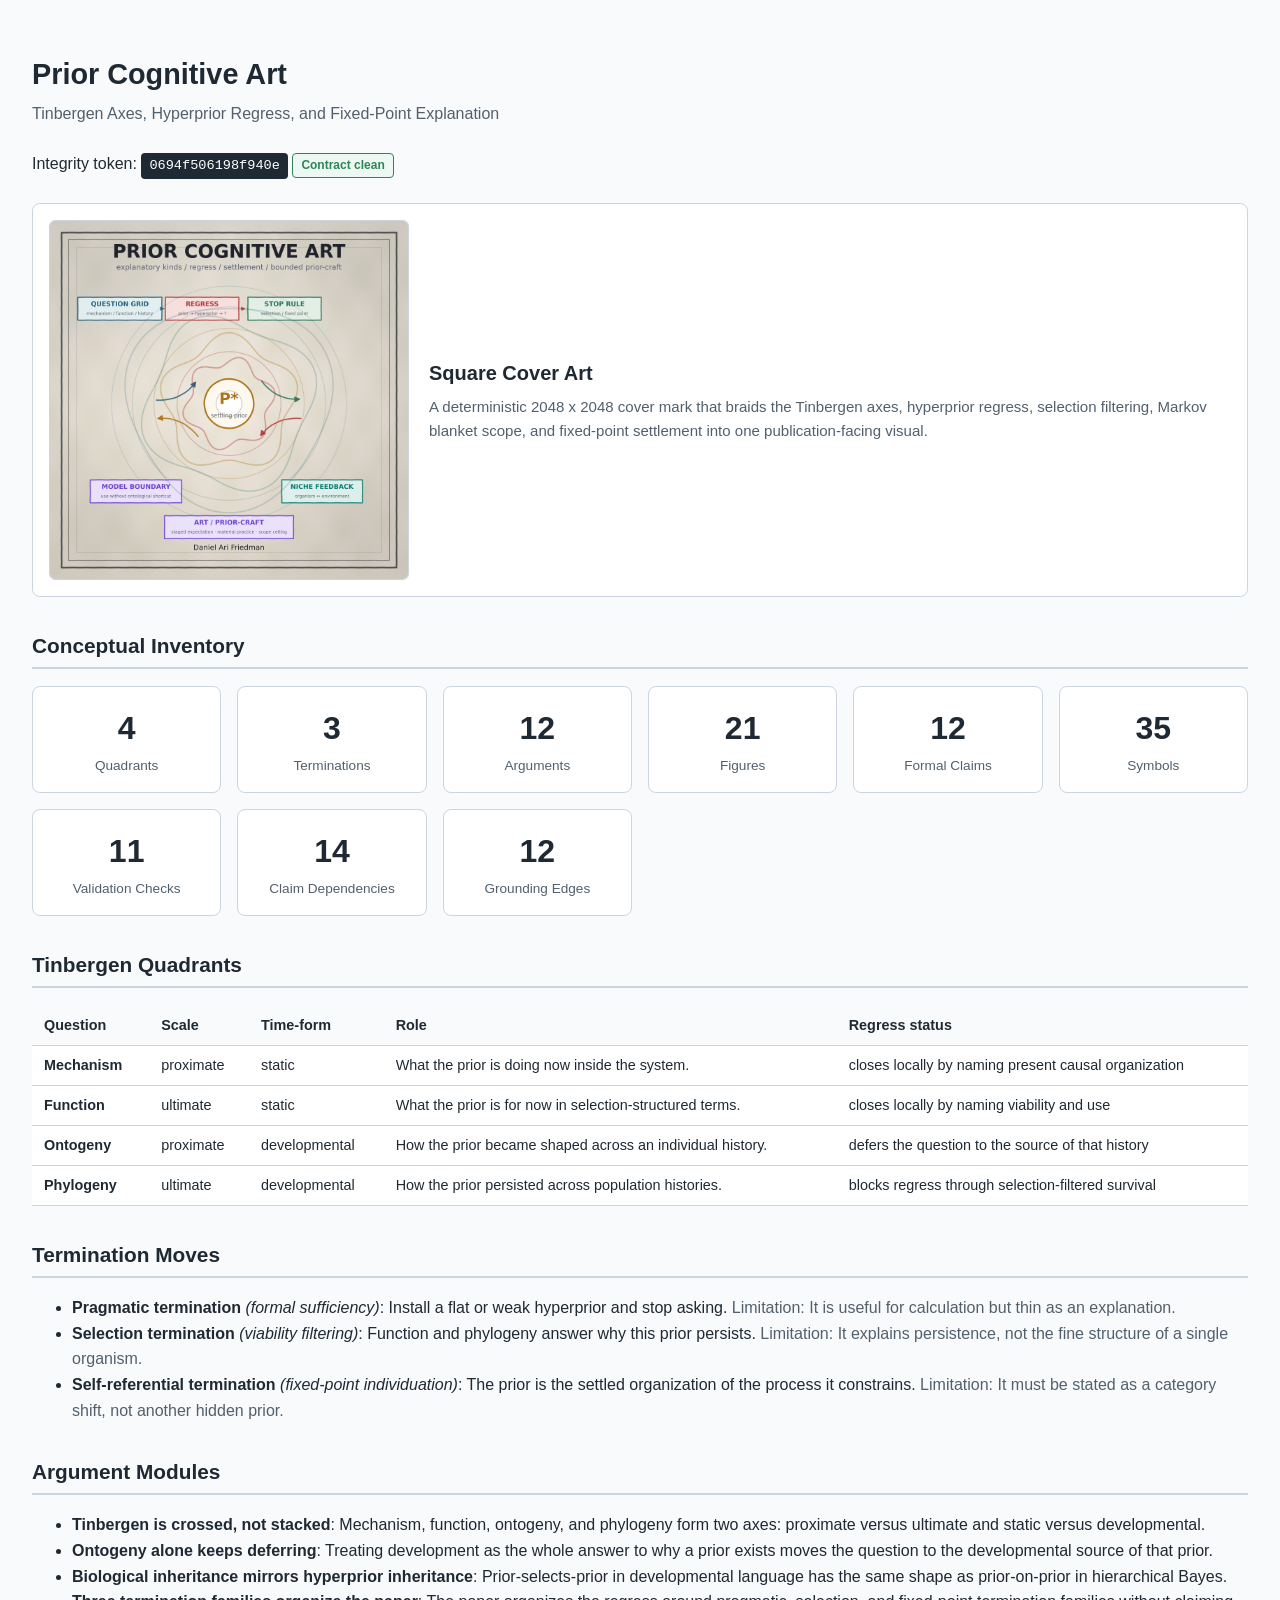
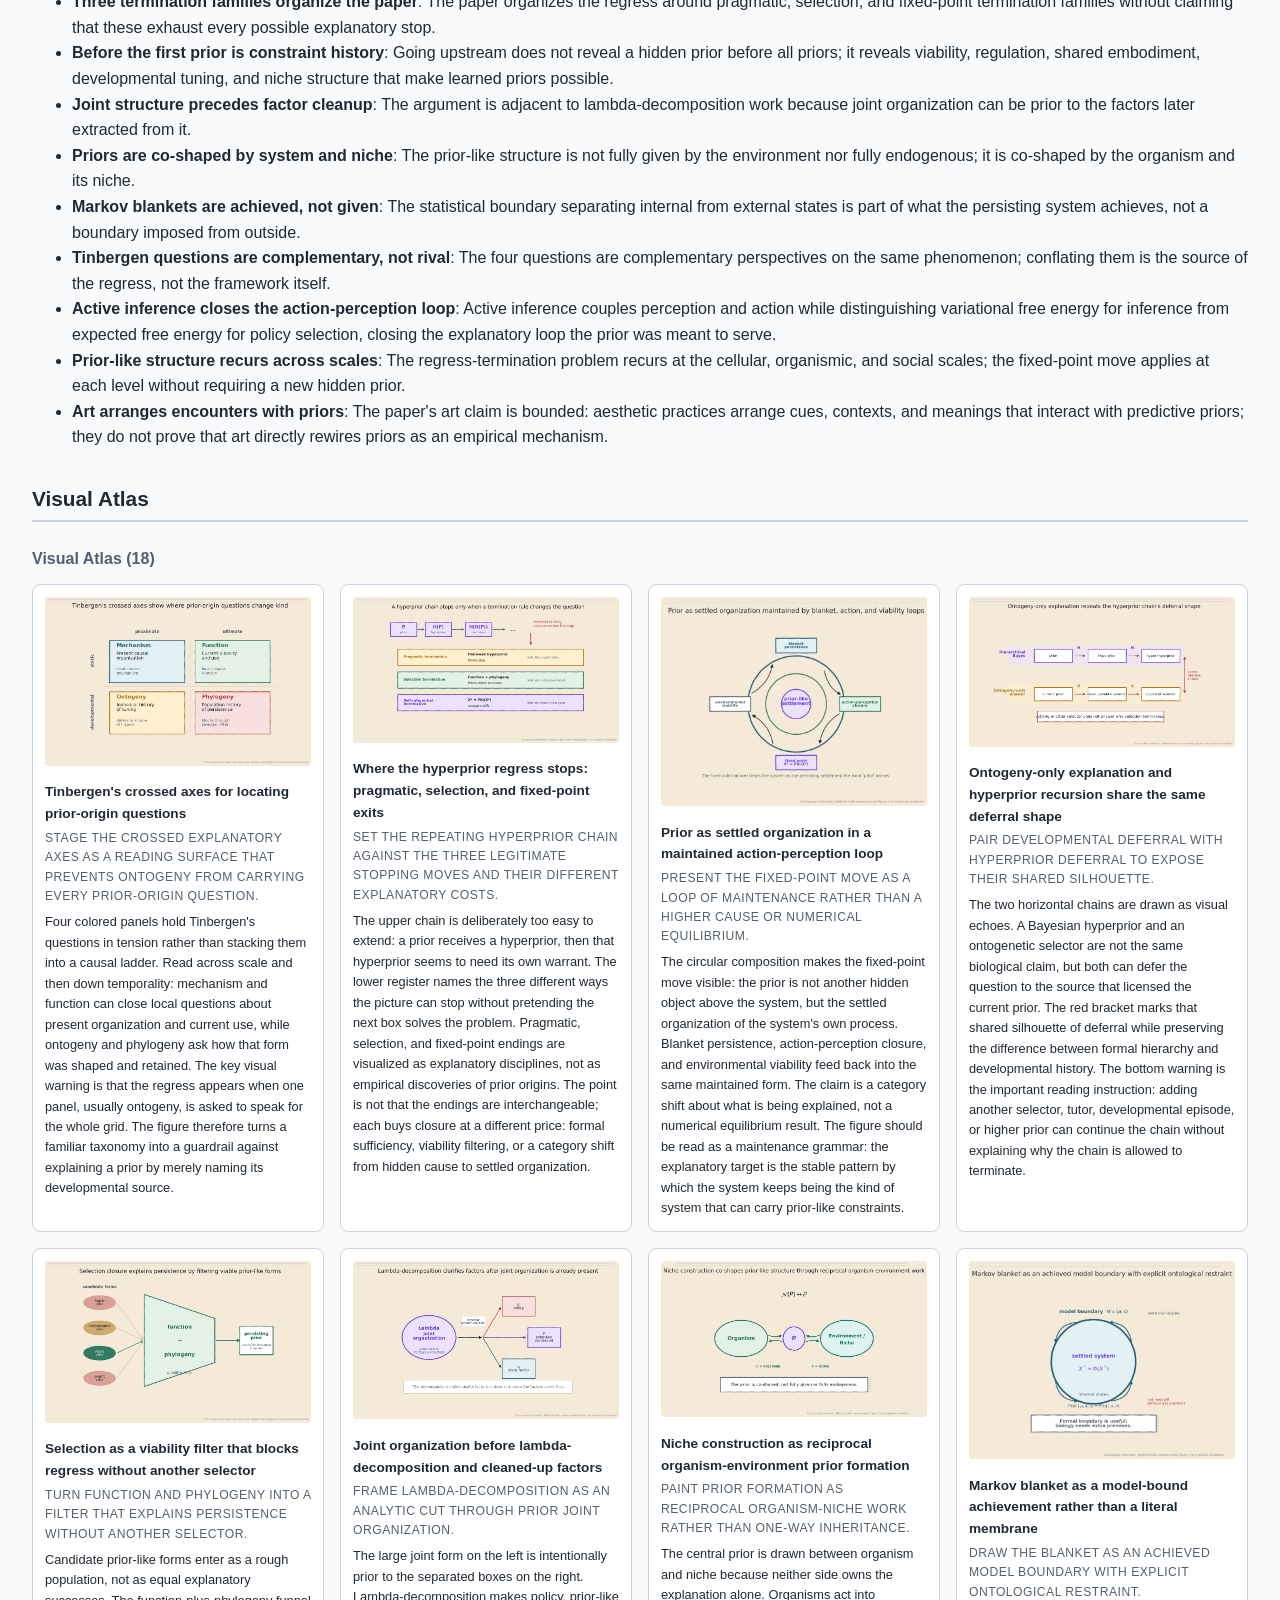
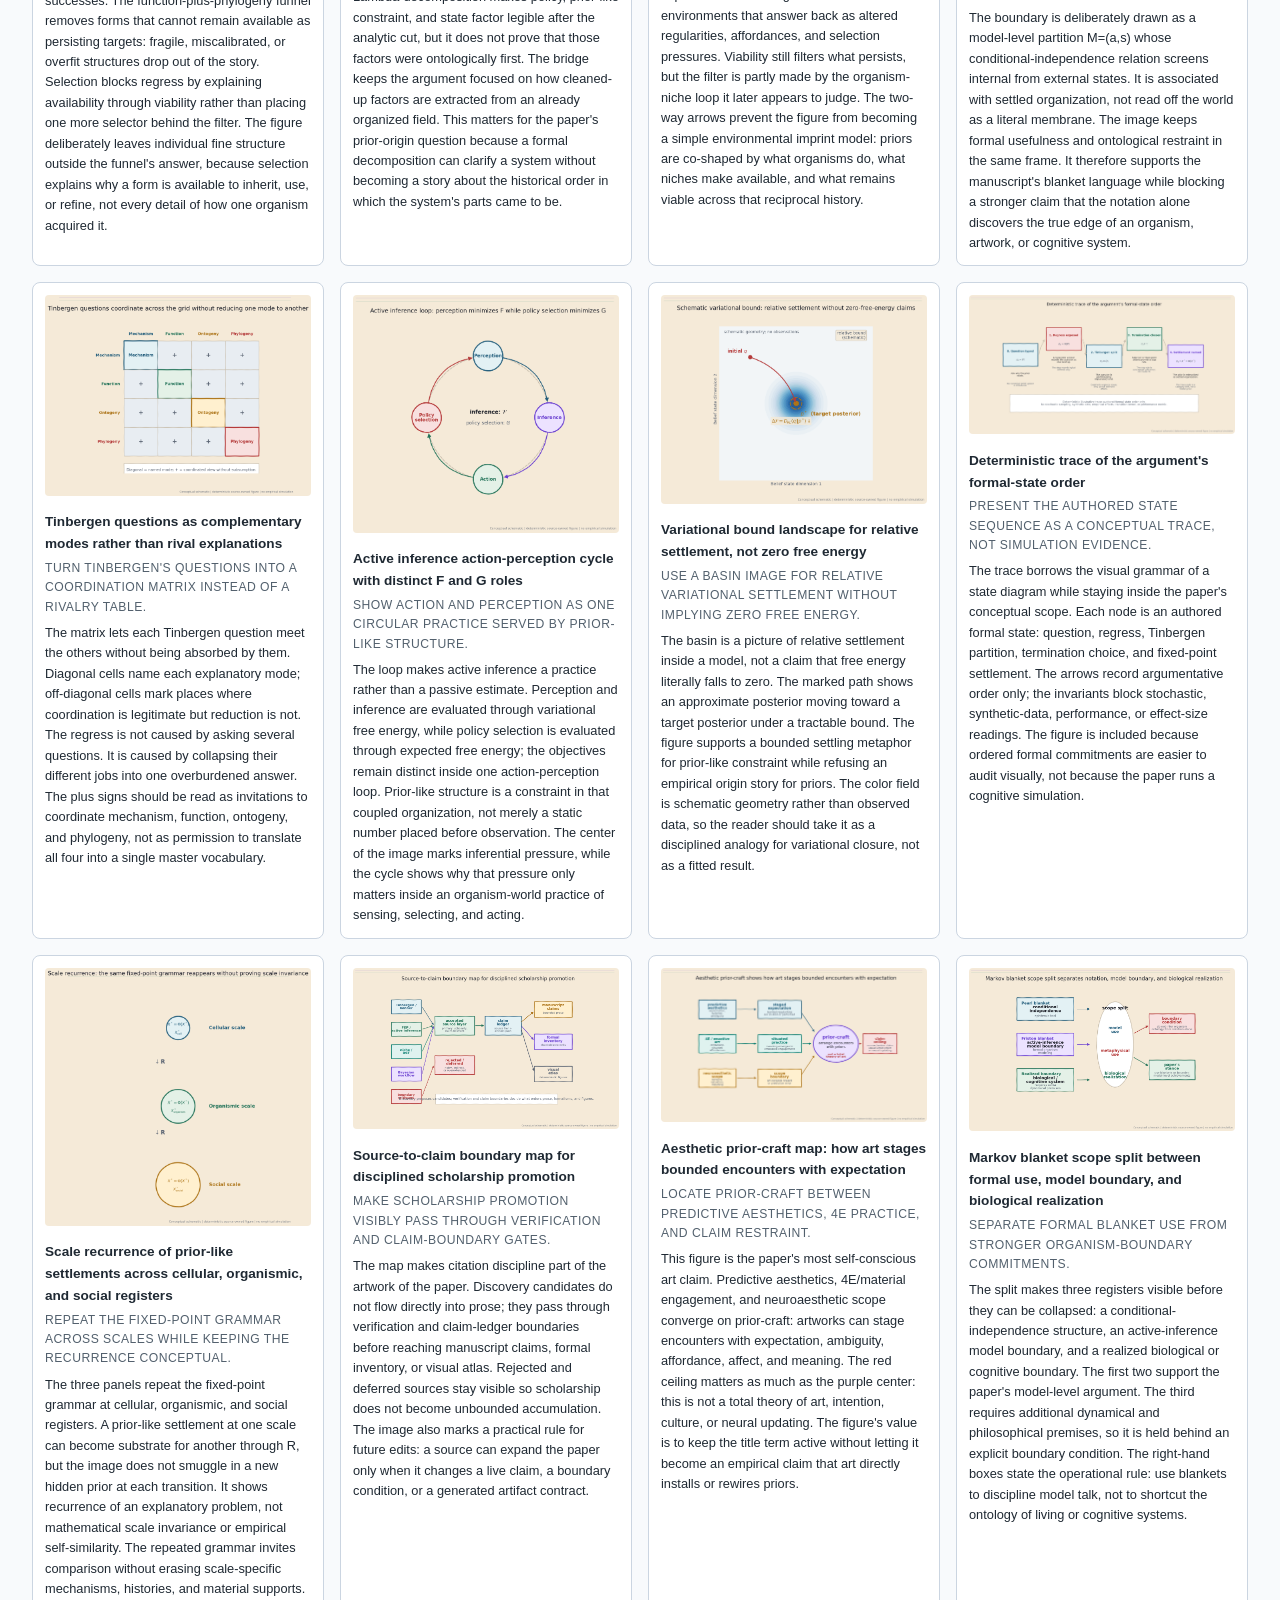
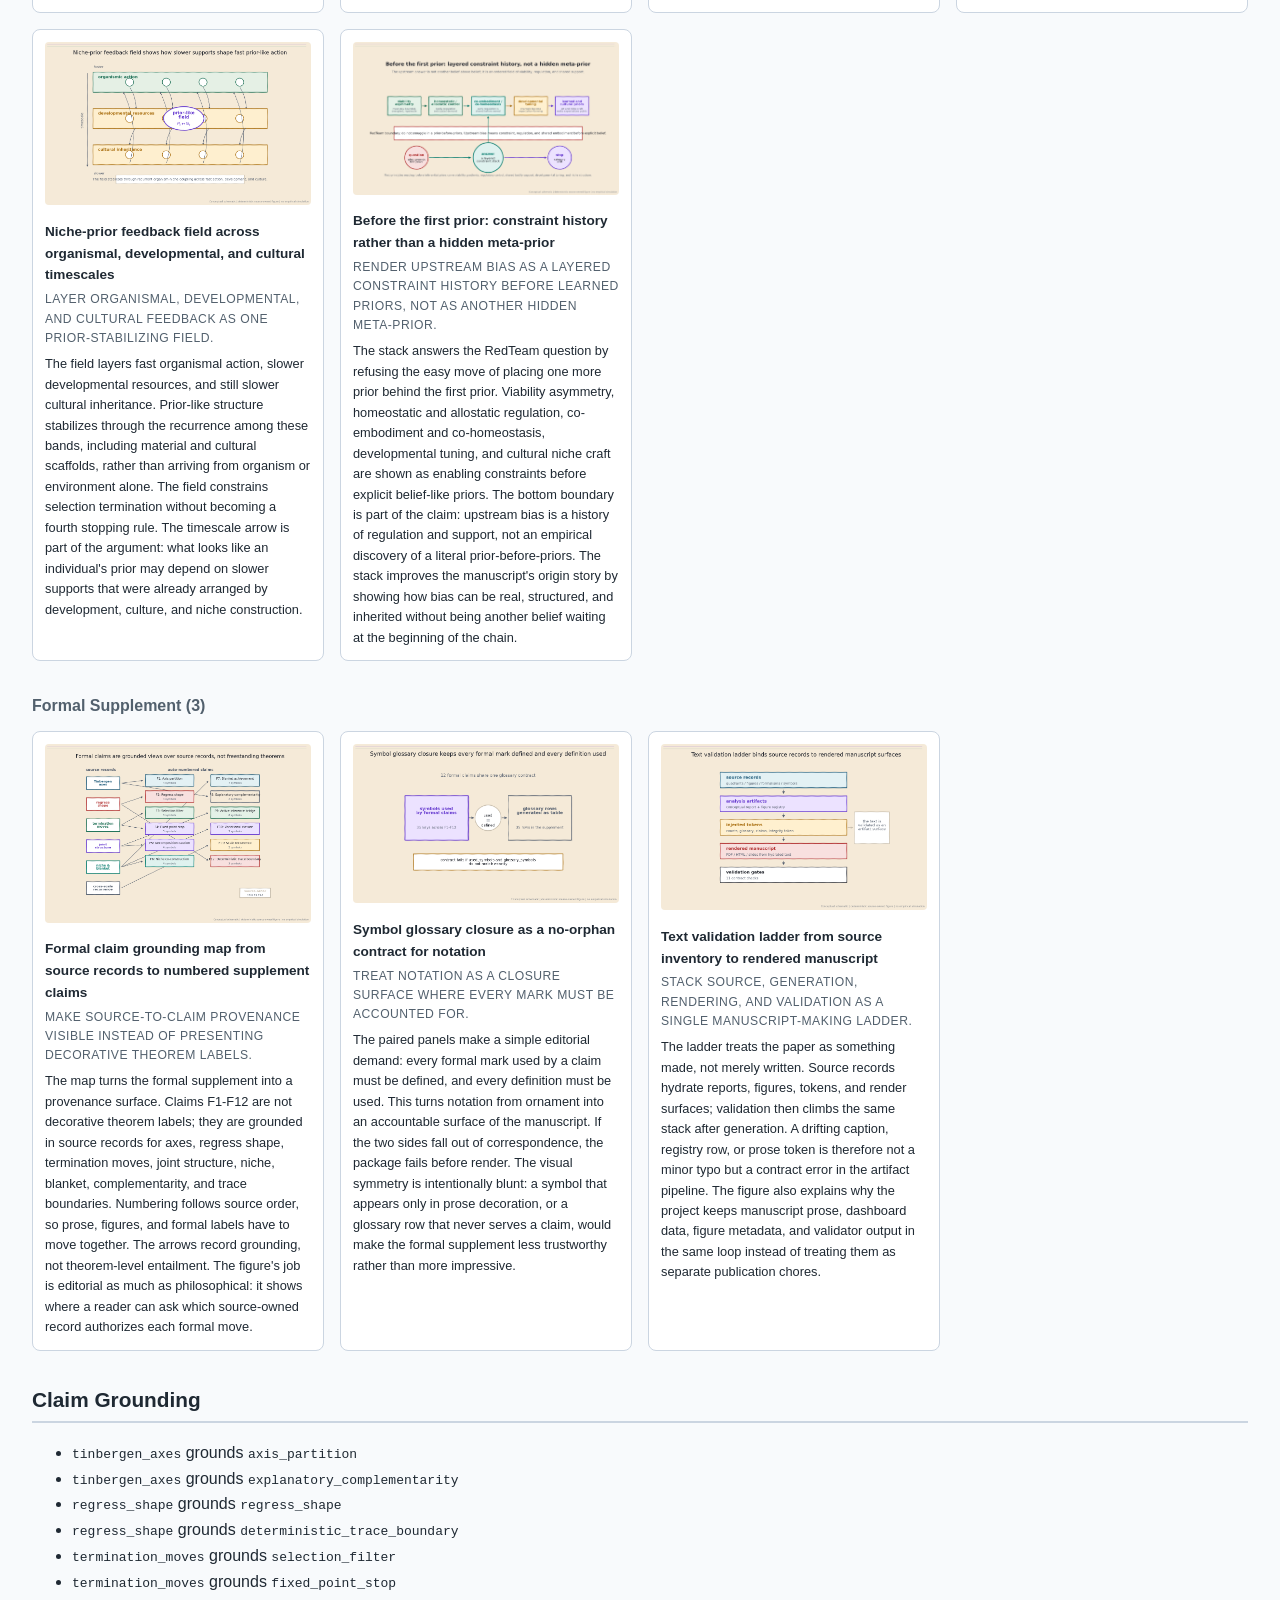
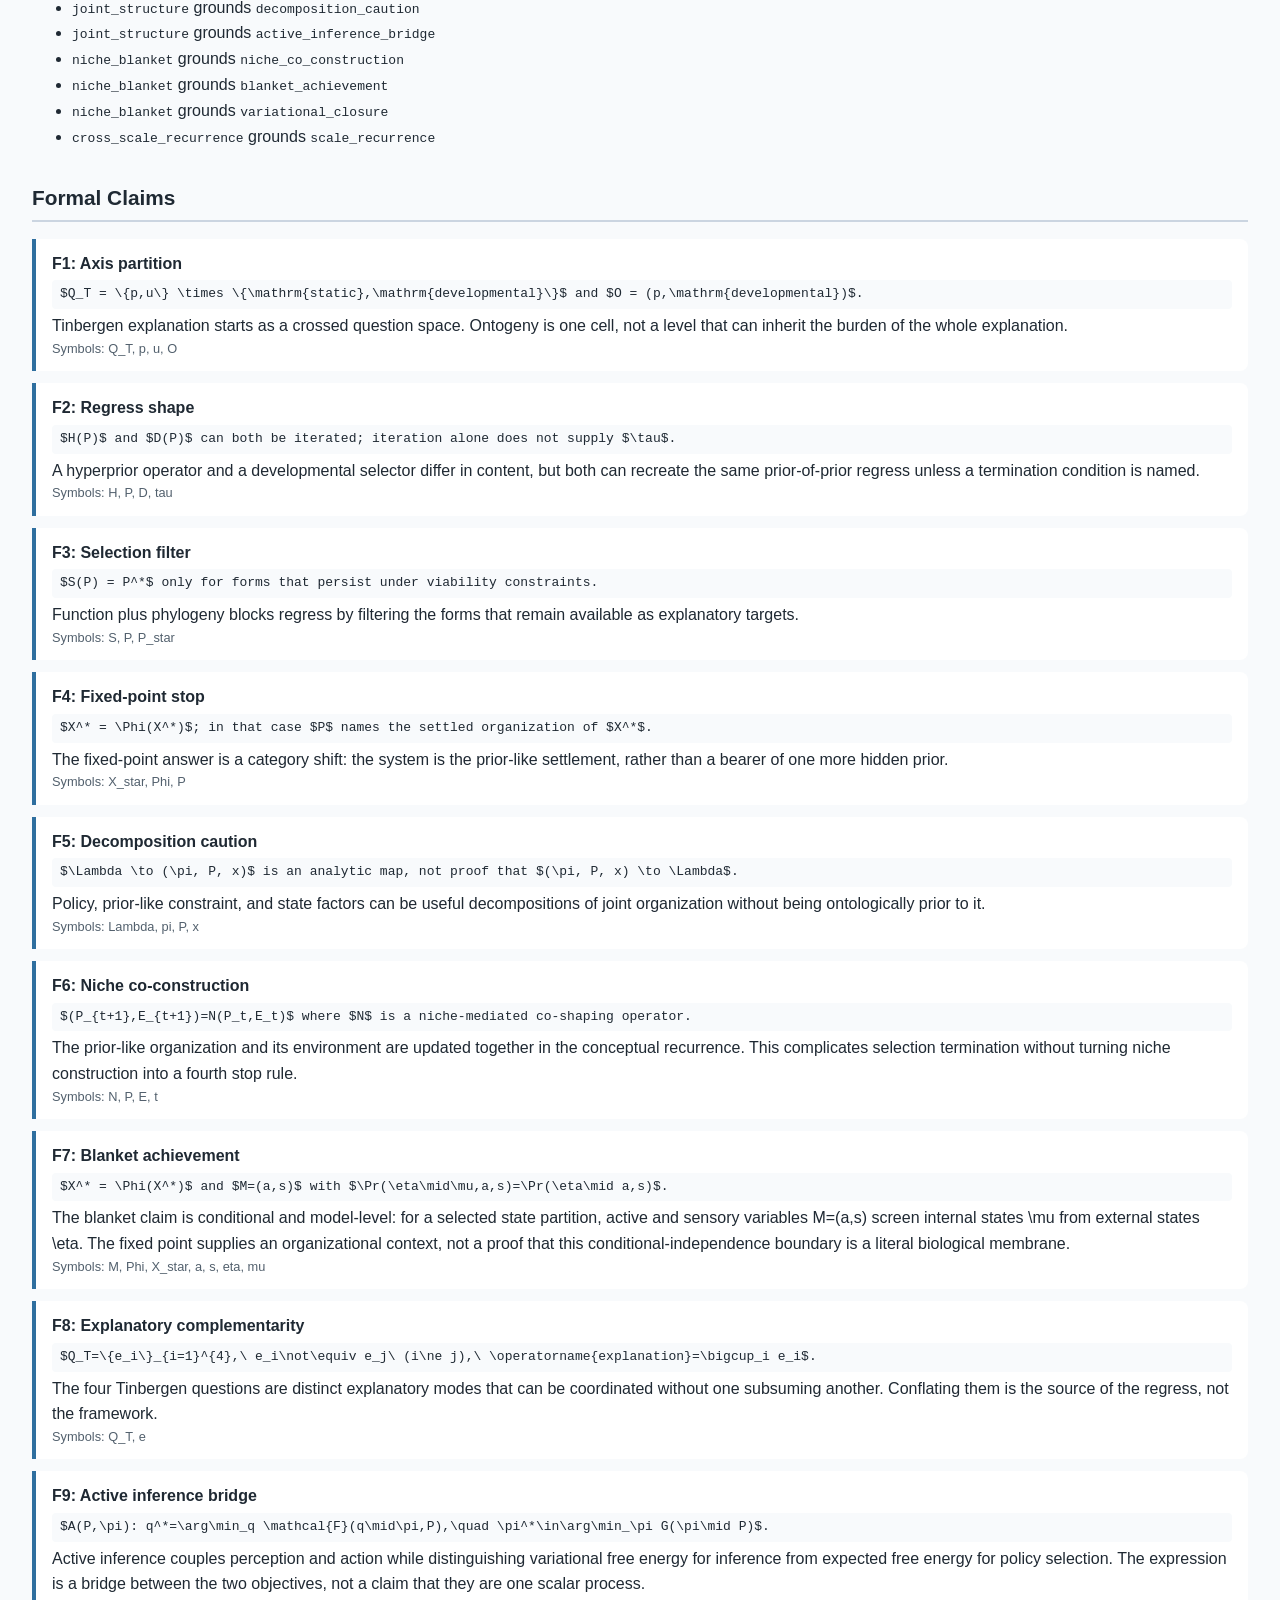
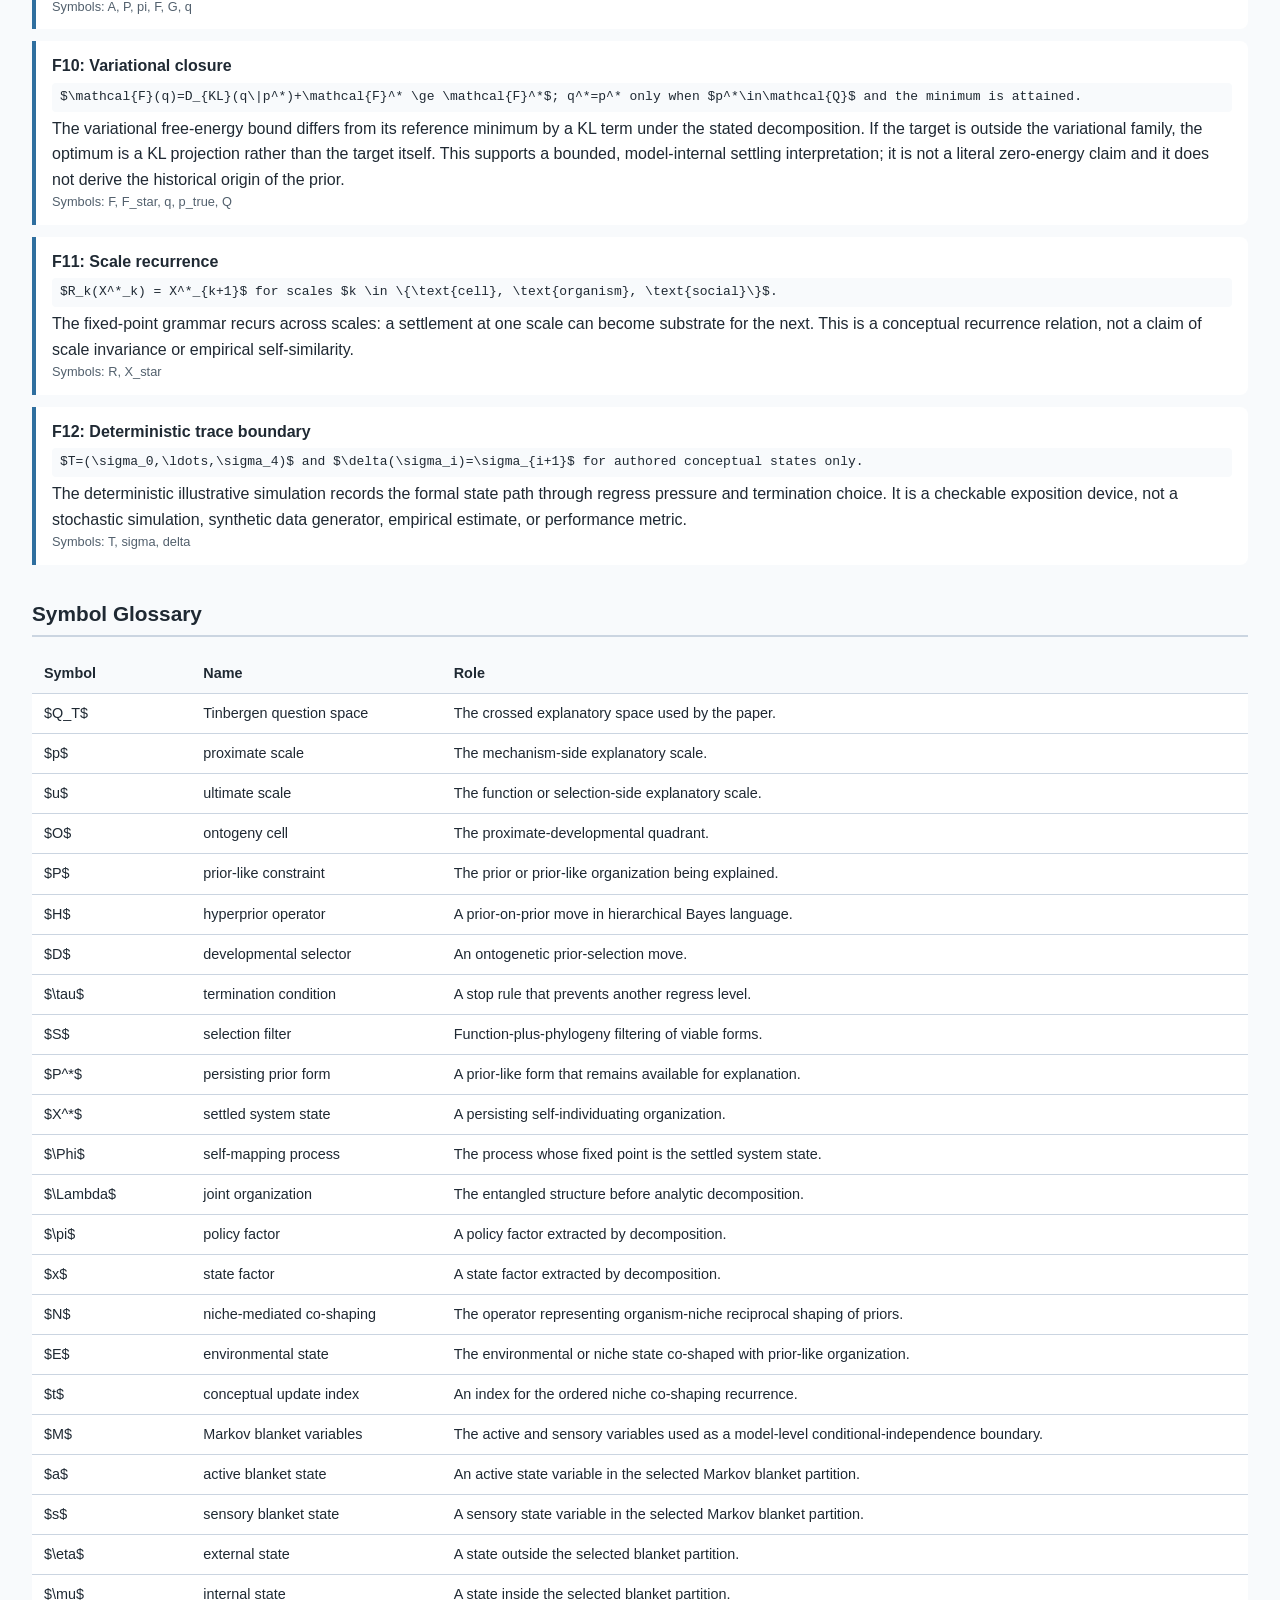
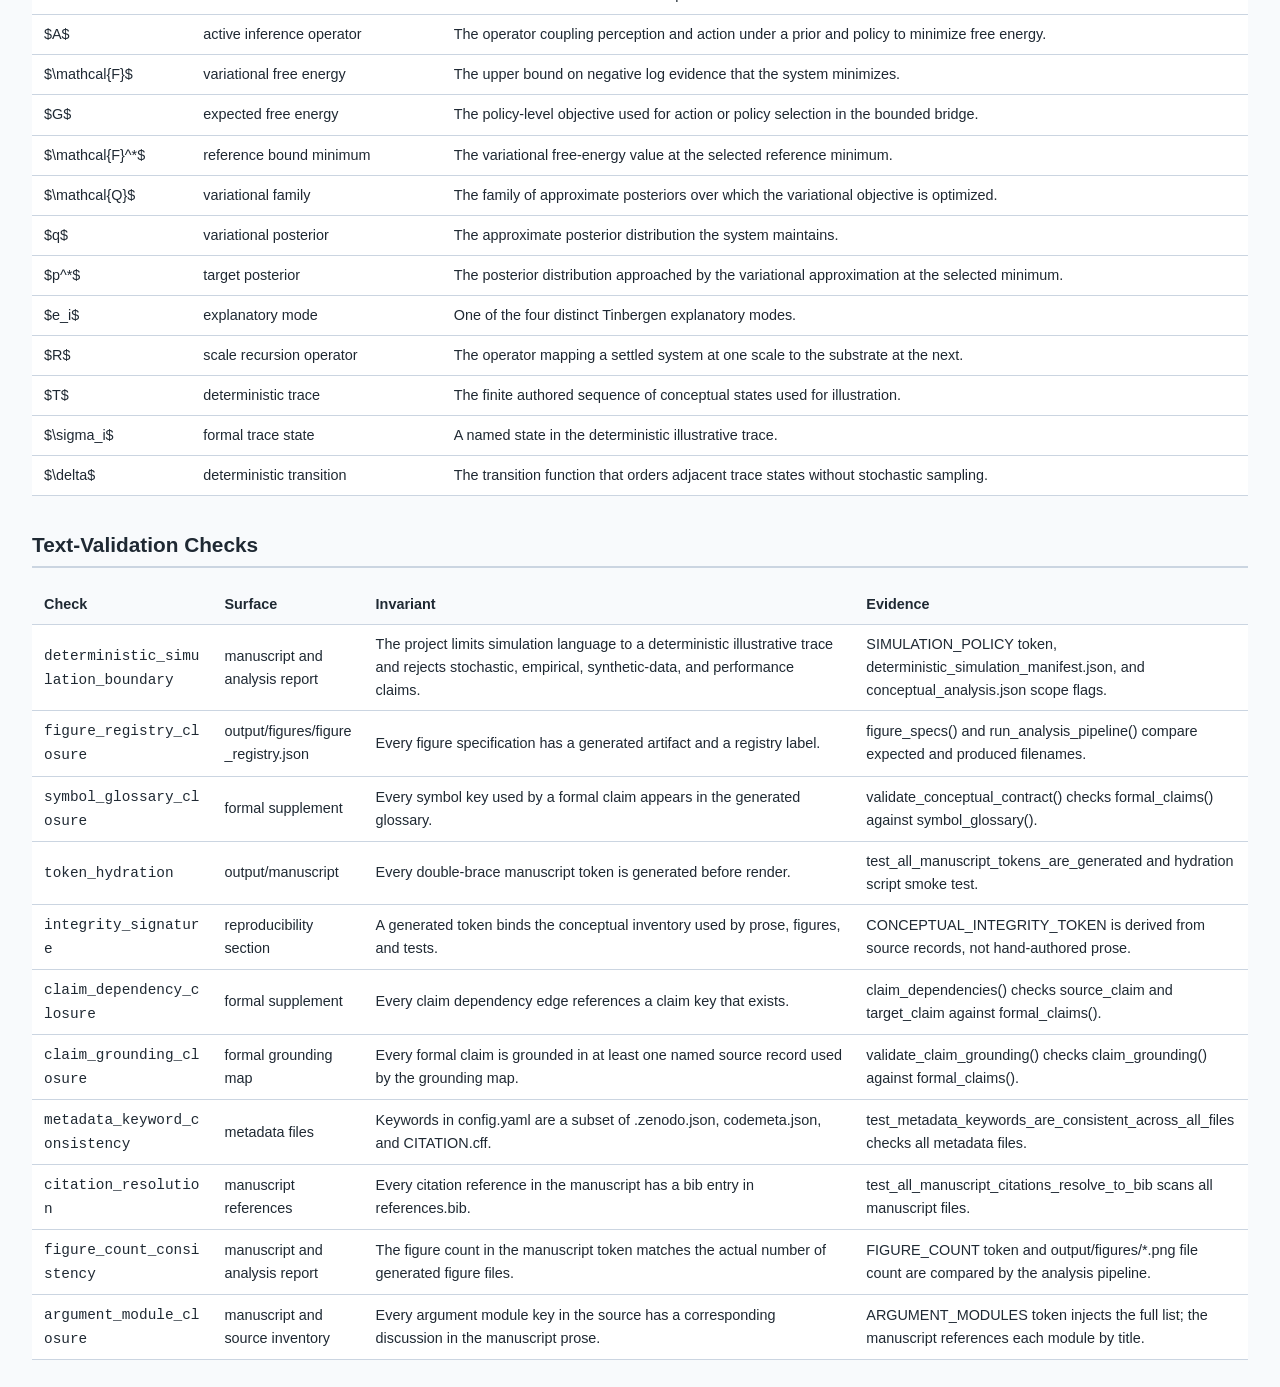
<file: dashboard.html>
<!doctype html><html><head><meta charset='utf-8'><link rel='icon' href='favicon.ico'><title>Prior Cognitive Art — Dashboard</title><style>
:root {
  --ink: #1f2933;
  --muted: #52606d;
  --blue: #2f6f9f;
  --green: #2f855a;
  --gold: #b7791f;
  --red: #b83232;
  --paper: #f8fafc;
  --line: #cbd5e1;
  --blue-fill: #edf7fc;
  --green-fill: #ecf8f1;
  --gold-fill: #fff7e6;
  --red-fill: #fff1f1;
}
* { box-sizing: border-box; }
body {
  font-family: -apple-system, BlinkMacSystemFont, "Segoe UI", Roboto, sans-serif;
  background: var(--paper);
  color: var(--ink);
  margin: 0;
  padding: 2rem;
  line-height: 1.6;
}
h1 { font-size: 1.8rem; margin-bottom: 0.25rem; }
h2 { font-size: 1.3rem; margin-top: 2rem; border-bottom: 2px solid var(--line); padding-bottom: 0.3rem; }
.subtitle { color: var(--muted); margin-bottom: 1.5rem; }
.token {
  display: inline-block;
  font-family: monospace;
  background: var(--ink);
  color: white;
  padding: 0.15rem 0.5rem;
  border-radius: 4px;
  font-size: 0.85rem;
}
.summary-grid {
  display: grid;
  grid-template-columns: repeat(auto-fill, minmax(180px, 1fr));
  gap: 1rem;
  margin-bottom: 1.5rem;
}
.summary-card {
  background: white;
  border: 1px solid var(--line);
  border-radius: 8px;
  padding: 1rem;
  text-align: center;
}
.summary-card .count { font-size: 2rem; font-weight: bold; }
.summary-card .label { color: var(--muted); font-size: 0.85rem; }
.cover-hero {
  display: grid;
  grid-template-columns: minmax(220px, 360px) minmax(260px, 1fr);
  gap: 1.25rem;
  align-items: center;
  background: white;
  border: 1px solid var(--line);
  border-radius: 8px;
  padding: 1rem;
  margin: 1.5rem 0;
}
.cover-hero img {
  width: 100%;
  aspect-ratio: 1 / 1;
  object-fit: cover;
  border: 1px solid var(--line);
  border-radius: 6px;
}
.cover-hero .cover-title { font-size: 1.25rem; font-weight: bold; margin-bottom: 0.35rem; }
.cover-hero .cover-note { color: var(--muted); font-size: 0.94rem; }
@media (max-width: 720px) {
  body { padding: 1rem; }
  .cover-hero { grid-template-columns: 1fr; align-items: start; }
  .cover-hero img { max-width: min(100%, 360px); justify-self: center; }
}
table {
  width: 100%;
  border-collapse: collapse;
  margin-bottom: 1rem;
  background: white;
}
th, td {
  text-align: left;
  padding: 0.5rem 0.75rem;
  border-bottom: 1px solid var(--line);
  font-size: 0.9rem;
}
th { background: var(--paper); font-weight: bold; }
td { overflow-wrap: anywhere; }
@media (max-width: 720px) {
  table.responsive-table,
  table.responsive-table thead,
  table.responsive-table tbody,
  table.responsive-table tr,
  table.responsive-table th,
  table.responsive-table td {
    display: block;
    width: 100%;
  }
  table.responsive-table thead { display: none; }
  table.responsive-table tr {
    border: 1px solid var(--line);
    border-radius: 8px;
    margin-bottom: 0.75rem;
    background: white;
    overflow: hidden;
  }
  table.responsive-table td {
    display: grid;
    grid-template-columns: minmax(7rem, 34%) minmax(0, 1fr);
    gap: 0.65rem;
    align-items: start;
    border-bottom: 1px solid var(--line);
  }
  table.responsive-table td::before {
    content: attr(data-label);
    font-weight: 700;
    color: var(--muted);
  }
}
.figure-gallery {
  display: grid;
  grid-template-columns: repeat(auto-fill, minmax(250px, 1fr));
  gap: 1rem;
}
.figure-section { margin: 1.5rem 0 2rem; }
.figure-section h3 { color: var(--muted); font-size: 1rem; margin: 0 0 0.75rem; }
.figure-card {
  background: white;
  border: 1px solid var(--line);
  border-radius: 8px;
  padding: 0.75rem;
  overflow: hidden;
}
.figure-card img { width: 100%; height: auto; border-radius: 4px; }
.figure-card .title { font-weight: bold; margin: 0.5rem 0 0.25rem; font-size: 0.85rem; }
.figure-card .purpose { color: var(--muted); font-size: 0.76rem; text-transform: uppercase; letter-spacing: 0.04em; }
.figure-card .caption { color: var(--ink); font-size: 0.8rem; margin-top: 0.35rem; }
.claim-block {
  background: white;
  border-left: 4px solid var(--blue);
  border-radius: 0 8px 8px 0;
  padding: 0.75rem 1rem;
  margin-bottom: 0.75rem;
}
.claim-block .title { font-weight: bold; }
.claim-block .expression { font-family: monospace; background: var(--paper); padding: 0.25rem 0.5rem; border-radius: 4px; margin: 0.25rem 0; }
.badge { display: inline-block; padding: 0.1rem 0.5rem; border-radius: 4px; font-size: 0.75rem; font-weight: bold; }
.badge-clean { background: var(--green-fill); color: var(--green); border: 1px solid var(--green); }
.badge-error { background: var(--red-fill); color: var(--red); border: 1px solid var(--red); }
</style></head><body><h1>Prior Cognitive Art</h1><div class='subtitle'>Tinbergen Axes, Hyperprior Regress, and Fixed-Point Explanation</div><p>Integrity token: <span class='token'>0694f506198f940e</span> <span class="badge badge-clean">Contract clean</span></p><section class='cover-hero'><img src='cover/prior_cognitive_art_cover_square.png' alt='Square cover art for Prior Cognitive Art'><div><div class='cover-title'>Square Cover Art</div><div class='cover-note'>A deterministic 2048 x 2048 cover mark that braids the Tinbergen axes, hyperprior regress, selection filtering, Markov blanket scope, and fixed-point settlement into one publication-facing visual.</div></div></section><h2>Conceptual Inventory</h2><div class='summary-grid'><div class="summary-card"><div class="count">4</div><div class="label">Quadrants</div></div><div class="summary-card"><div class="count">3</div><div class="label">Terminations</div></div><div class="summary-card"><div class="count">12</div><div class="label">Arguments</div></div><div class="summary-card"><div class="count">21</div><div class="label">Figures</div></div><div class="summary-card"><div class="count">12</div><div class="label">Formal Claims</div></div><div class="summary-card"><div class="count">35</div><div class="label">Symbols</div></div><div class="summary-card"><div class="count">11</div><div class="label">Validation Checks</div></div><div class="summary-card"><div class="count">14</div><div class="label">Claim Dependencies</div></div><div class="summary-card"><div class="count">12</div><div class="label">Grounding Edges</div></div></div><h2>Tinbergen Quadrants</h2><table class='responsive-table'><thead><tr><th>Question</th><th>Scale</th><th>Time-form</th><th>Role</th><th>Regress status</th></tr></thead><tbody><tr><td data-label='Question'><strong>Mechanism</strong></td><td data-label='Scale'>proximate</td><td data-label='Time-form'>static</td><td data-label='Role'>What the prior is doing now inside the system.</td><td data-label='Regress status'>closes locally by naming present causal organization</td></tr><tr><td data-label='Question'><strong>Function</strong></td><td data-label='Scale'>ultimate</td><td data-label='Time-form'>static</td><td data-label='Role'>What the prior is for now in selection-structured terms.</td><td data-label='Regress status'>closes locally by naming viability and use</td></tr><tr><td data-label='Question'><strong>Ontogeny</strong></td><td data-label='Scale'>proximate</td><td data-label='Time-form'>developmental</td><td data-label='Role'>How the prior became shaped across an individual history.</td><td data-label='Regress status'>defers the question to the source of that history</td></tr><tr><td data-label='Question'><strong>Phylogeny</strong></td><td data-label='Scale'>ultimate</td><td data-label='Time-form'>developmental</td><td data-label='Role'>How the prior persisted across population histories.</td><td data-label='Regress status'>blocks regress through selection-filtered survival</td></tr></tbody></table><h2>Termination Moves</h2><ul><li><strong>Pragmatic termination</strong> <em>(formal sufficiency)</em>: Install a flat or weak hyperprior and stop asking. <span style='color:var(--muted)'>Limitation: It is useful for calculation but thin as an explanation.</span></li><li><strong>Selection termination</strong> <em>(viability filtering)</em>: Function and phylogeny answer why this prior persists. <span style='color:var(--muted)'>Limitation: It explains persistence, not the fine structure of a single organism.</span></li><li><strong>Self-referential termination</strong> <em>(fixed-point individuation)</em>: The prior is the settled organization of the process it constrains. <span style='color:var(--muted)'>Limitation: It must be stated as a category shift, not another hidden prior.</span></li></ul><h2>Argument Modules</h2><ul><li><strong>Tinbergen is crossed, not stacked</strong>: Mechanism, function, ontogeny, and phylogeny form two axes: proximate versus ultimate and static versus developmental.</li><li><strong>Ontogeny alone keeps deferring</strong>: Treating development as the whole answer to why a prior exists moves the question to the developmental source of that prior.</li><li><strong>Biological inheritance mirrors hyperprior inheritance</strong>: Prior-selects-prior in developmental language has the same shape as prior-on-prior in hierarchical Bayes.</li><li><strong>Three termination families organize the paper</strong>: The paper organizes the regress around pragmatic, selection, and fixed-point termination families without claiming that these exhaust every possible explanatory stop.</li><li><strong>Before the first prior is constraint history</strong>: Going upstream does not reveal a hidden prior before all priors; it reveals viability, regulation, shared embodiment, developmental tuning, and niche structure that make learned priors possible.</li><li><strong>Joint structure precedes factor cleanup</strong>: The argument is adjacent to lambda-decomposition work because joint organization can be prior to the factors later extracted from it.</li><li><strong>Priors are co-shaped by system and niche</strong>: The prior-like structure is not fully given by the environment nor fully endogenous; it is co-shaped by the organism and its niche.</li><li><strong>Markov blankets are achieved, not given</strong>: The statistical boundary separating internal from external states is part of what the persisting system achieves, not a boundary imposed from outside.</li><li><strong>Tinbergen questions are complementary, not rival</strong>: The four questions are complementary perspectives on the same phenomenon; conflating them is the source of the regress, not the framework itself.</li><li><strong>Active inference closes the action-perception loop</strong>: Active inference couples perception and action while distinguishing variational free energy for inference from expected free energy for policy selection, closing the explanatory loop the prior was meant to serve.</li><li><strong>Prior-like structure recurs across scales</strong>: The regress-termination problem recurs at the cellular, organismic, and social scales; the fixed-point move applies at each level without requiring a new hidden prior.</li><li><strong>Art arranges encounters with priors</strong>: The paper's art claim is bounded: aesthetic practices arrange cues, contexts, and meanings that interact with predictive priors; they do not prove that art directly rewires priors as an empirical mechanism.</li></ul><h2>Visual Atlas</h2><section class="figure-section"><h3>Visual Atlas (18)</h3><div class="figure-gallery"><div class="figure-card"><img src="figures/tinbergen_axes.png" alt="Four colored panels arrange mechanism, function, ontogeny, and phylogeny on crossed proximate-ultimate and static-developmental axes."><div class="title">Tinbergen&#x27;s crossed axes for locating prior-origin questions</div><div class="purpose">Stage the crossed explanatory axes as a reading surface that prevents ontogeny from carrying every prior-origin question.</div><div class="caption">Four colored panels hold Tinbergen&#x27;s questions in tension rather than stacking them into a causal ladder. Read across scale and then down temporality: mechanism and function can close local questions about present organization and current use, while ontogeny and phylogeny ask how that form was shaped and retained. The key visual warning is that the regress appears when one panel, usually ontogeny, is asked to speak for the whole grid. The figure therefore turns a familiar taxonomy into a guardrail against explaining a prior by merely naming its developmental source.</div></div><div class="figure-card"><img src="figures/regress_terminations.png" alt="A prior leads to a hyperprior and then another level, above three exits labeled pragmatic, selection, and self-referential termination."><div class="title">Where the hyperprior regress stops: pragmatic, selection, and fixed-point exits</div><div class="purpose">Set the repeating hyperprior chain against the three legitimate stopping moves and their different explanatory costs.</div><div class="caption">The upper chain is deliberately too easy to extend: a prior receives a hyperprior, then that hyperprior seems to need its own warrant. The lower register names the three different ways the picture can stop without pretending the next box solves the problem. Pragmatic, selection, and fixed-point endings are visualized as explanatory disciplines, not as empirical discoveries of prior origins. The point is not that the endings are interchangeable; each buys closure at a different price: formal sufficiency, viability filtering, or a category shift from hidden cause to settled organization.</div></div><div class="figure-card"><img src="figures/prior_equilibrium_map.png" alt="Concentric loops connect blanket persistence, environmental viability, and action-perception closure around a prior-like settled organization."><div class="title">Prior as settled organization in a maintained action-perception loop</div><div class="purpose">Present the fixed-point move as a loop of maintenance rather than a higher cause or numerical equilibrium.</div><div class="caption">The circular composition makes the fixed-point move visible: the prior is not another hidden object above the system, but the settled organization of the system&#x27;s own process. Blanket persistence, action-perception closure, and environmental viability feed back into the same maintained form. The claim is a category shift about what is being explained, not a numerical equilibrium result. The figure should be read as a maintenance grammar: the explanatory target is the stable pattern by which the system keeps being the kind of system that can carry prior-like constraints.</div></div><div class="figure-card"><img src="figures/ontogeny_hyperprior_parallel.png" alt="Parallel Bayesian and developmental chains show that adding another prior or selector repeats the same deferral shape."><div class="title">Ontogeny-only explanation and hyperprior recursion share the same deferral shape</div><div class="purpose">Pair developmental deferral with hyperprior deferral to expose their shared silhouette.</div><div class="caption">The two horizontal chains are drawn as visual echoes. A Bayesian hyperprior and an ontogenetic selector are not the same biological claim, but both can defer the question to the source that licensed the current prior. The red bracket marks that shared silhouette of deferral while preserving the difference between formal hierarchy and developmental history. The bottom warning is the important reading instruction: adding another selector, tutor, developmental episode, or higher prior can continue the chain without explaining why the chain is allowed to terminate.</div></div><div class="figure-card"><img src="figures/selection_filter.png" alt="Candidate prior-like forms pass through a function-and-phylogeny viability filter, leaving a persisting prior form."><div class="title">Selection as a viability filter that blocks regress without another selector</div><div class="purpose">Turn function and phylogeny into a filter that explains persistence without another selector.</div><div class="caption">Candidate prior-like forms enter as a rough population, not as equal explanatory successes. The function-plus-phylogeny funnel removes forms that cannot remain available as persisting targets: fragile, miscalibrated, or overfit structures drop out of the story. Selection blocks regress by explaining availability through viability rather than placing one more selector behind the filter. The figure deliberately leaves individual fine structure outside the funnel&#x27;s answer, because selection explains why a form is available to inherit, use, or refine, not every detail of how one organism acquired it.</div></div><div class="figure-card"><img src="figures/policy_entanglement_bridge.png" alt="A joint organization branches into policy, prior-like constraint, and state factors after lambda-decomposition."><div class="title">Joint organization before lambda-decomposition and cleaned-up factors</div><div class="purpose">Frame lambda-decomposition as an analytic cut through prior joint organization.</div><div class="caption">The large joint form on the left is intentionally prior to the separated boxes on the right. Lambda-decomposition makes policy, prior-like constraint, and state factor legible after the analytic cut, but it does not prove that those factors were ontologically first. The bridge keeps the argument focused on how cleaned-up factors are extracted from an already organized field. This matters for the paper&#x27;s prior-origin question because a formal decomposition can clarify a system without becoming a story about the historical order in which the system&#x27;s parts came to be.</div></div><div class="figure-card"><img src="figures/niche_construction_diagram.png" alt="Organism and environment or niche reciprocally shape a central prior-like structure through two-way arrows."><div class="title">Niche construction as reciprocal organism-environment prior formation</div><div class="purpose">Paint prior formation as reciprocal organism-niche work rather than one-way inheritance.</div><div class="caption">The central prior is drawn between organism and niche because neither side owns the explanation alone. Organisms act into environments that answer back as altered regularities, affordances, and selection pressures. Viability still filters what persists, but the filter is partly made by the organism-niche loop it later appears to judge. The two-way arrows prevent the figure from becoming a simple environmental imprint model: priors are co-shaped by what organisms do, what niches make available, and what remains viable across that reciprocal history.</div></div><div class="figure-card"><img src="figures/markov_blanket_achievement.png" alt="A settled system sits inside a model boundary separating internal and external states, with a warning against reading the boundary as literal ontology."><div class="title">Markov blanket as a model-bound achievement rather than a literal membrane</div><div class="purpose">Draw the blanket as an achieved model boundary with explicit ontological restraint.</div><div class="caption">The boundary is deliberately drawn as a model-level partition M=(a,s) whose conditional-independence relation screens internal from external states. It is associated with settled organization, not read off the world as a literal membrane. The image keeps formal usefulness and ontological restraint in the same frame. It therefore supports the manuscript&#x27;s blanket language while blocking a stronger claim that the notation alone discovers the true edge of an organism, artwork, or cognitive system.</div></div><div class="figure-card"><img src="figures/explanatory_complementarity_matrix.png" alt="A four-by-four matrix highlights each Tinbergen question on the diagonal and coordination signs in off-diagonal cells."><div class="title">Tinbergen questions as complementary modes rather than rival explanations</div><div class="purpose">Turn Tinbergen&#x27;s questions into a coordination matrix instead of a rivalry table.</div><div class="caption">The matrix lets each Tinbergen question meet the others without being absorbed by them. Diagonal cells name each explanatory mode; off-diagonal cells mark places where coordination is legitimate but reduction is not. The regress is not caused by asking several questions. It is caused by collapsing their different jobs into one overburdened answer. The plus signs should be read as invitations to coordinate mechanism, function, ontogeny, and phylogeny, not as permission to translate all four into a single master vocabulary.</div></div><div class="figure-card"><img src="figures/active_inference_cycle.png" alt="Perception, inference, action, and policy selection form a clockwise loop with distinct F and G roles."><div class="title">Active inference action-perception cycle with distinct F and G roles</div><div class="purpose">Show action and perception as one circular practice served by prior-like structure.</div><div class="caption">The loop makes active inference a practice rather than a passive estimate. Perception and inference are evaluated through variational free energy, while policy selection is evaluated through expected free energy; the objectives remain distinct inside one action-perception loop. Prior-like structure is a constraint in that coupled organization, not merely a static number placed before observation. The center of the image marks inferential pressure, while the cycle shows why that pressure only matters inside an organism-world practice of sensing, selecting, and acting.</div></div><div class="figure-card"><img src="figures/variational_free_energy_landscape.png" alt="A qualitative basin shows an initial approximate posterior moving toward a target posterior under a relative variational bound."><div class="title">Variational bound landscape for relative settlement, not zero free energy</div><div class="purpose">Use a basin image for relative variational settlement without implying zero free energy.</div><div class="caption">The basin is a picture of relative settlement inside a model, not a claim that free energy literally falls to zero. The marked path shows an approximate posterior moving toward a target posterior under a tractable bound. The figure supports a bounded settling metaphor for prior-like constraint while refusing an empirical origin story for priors. The color field is schematic geometry rather than observed data, so the reader should take it as a disciplined analogy for variational closure, not as a fitted result.</div></div><div class="figure-card"><img src="figures/deterministic_simulation_trace.png" alt="Five colored formal states progress from asking about a prior through regress, partition, termination, and settled organization."><div class="title">Deterministic trace of the argument&#x27;s formal-state order</div><div class="purpose">Present the authored state sequence as a conceptual trace, not simulation evidence.</div><div class="caption">The trace borrows the visual grammar of a state diagram while staying inside the paper&#x27;s conceptual scope. Each node is an authored formal state: question, regress, Tinbergen partition, termination choice, and fixed-point settlement. The arrows record argumentative order only; the invariants block stochastic, synthetic-data, performance, or effect-size readings. The figure is included because ordered formal commitments are easier to audit visually, not because the paper runs a cognitive simulation.</div></div><div class="figure-card"><img src="figures/scale_recurrence_diagram.png" alt="Cellular, organismic, and social panels repeat a fixed-point equation and connect downward through a recurrence operator R."><div class="title">Scale recurrence of prior-like settlements across cellular, organismic, and social registers</div><div class="purpose">Repeat the fixed-point grammar across scales while keeping the recurrence conceptual.</div><div class="caption">The three panels repeat the fixed-point grammar at cellular, organismic, and social registers. A prior-like settlement at one scale can become substrate for another through R, but the image does not smuggle in a new hidden prior at each transition. It shows recurrence of an explanatory problem, not mathematical scale invariance or empirical self-similarity. The repeated grammar invites comparison without erasing scale-specific mechanisms, histories, and material supports.</div></div><div class="figure-card"><img src="figures/source_claim_boundary_map.png" alt="Candidate sources pass through verification, accepted or rejected layers, and a claim ledger before reaching manuscript and formal outputs."><div class="title">Source-to-claim boundary map for disciplined scholarship promotion</div><div class="purpose">Make scholarship promotion visibly pass through verification and claim-boundary gates.</div><div class="caption">The map makes citation discipline part of the artwork of the paper. Discovery candidates do not flow directly into prose; they pass through verification and claim-ledger boundaries before reaching manuscript claims, formal inventory, or visual atlas. Rejected and deferred sources stay visible so scholarship does not become unbounded accumulation. The image also marks a practical rule for future edits: a source can expand the paper only when it changes a live claim, a boundary condition, or a generated artifact contract.</div></div><div class="figure-card"><img src="figures/aesthetic_prior_craft_map.png" alt="Predictive aesthetics, four-E practice, and neuroaesthetic scope converge on bounded prior-craft beside a claim ceiling."><div class="title">Aesthetic prior-craft map: how art stages bounded encounters with expectation</div><div class="purpose">Locate prior-craft between predictive aesthetics, 4E practice, and claim restraint.</div><div class="caption">This figure is the paper&#x27;s most self-conscious art claim. Predictive aesthetics, 4E/material engagement, and neuroaesthetic scope converge on prior-craft: artworks can stage encounters with expectation, ambiguity, affordance, affect, and meaning. The red ceiling matters as much as the purple center: this is not a total theory of art, intention, culture, or neural updating. The figure&#x27;s value is to keep the title term active without letting it become an empirical claim that art directly installs or rewires priors.</div></div><div class="figure-card"><img src="figures/markov_blanket_scope_split.png" alt="Three source registers feed model use, metaphysical use, and biological realization, with the paper&#x27;s bounded stance at the right."><div class="title">Markov blanket scope split between formal use, model boundary, and biological realization</div><div class="purpose">Separate formal blanket use from stronger organism-boundary commitments.</div><div class="caption">The split makes three registers visible before they can be collapsed: a conditional-independence structure, an active-inference model boundary, and a realized biological or cognitive boundary. The first two support the paper&#x27;s model-level argument. The third requires additional dynamical and philosophical premises, so it is held behind an explicit boundary condition. The right-hand boxes state the operational rule: use blankets to discipline model talk, not to shortcut the ontology of living or cognitive systems.</div></div><div class="figure-card"><img src="figures/niche_prior_feedback_field.png" alt="Organismic action, developmental resources, and cultural inheritance feed a central prior-like field across timescales."><div class="title">Niche-prior feedback field across organismal, developmental, and cultural timescales</div><div class="purpose">Layer organismal, developmental, and cultural feedback as one prior-stabilizing field.</div><div class="caption">The field layers fast organismal action, slower developmental resources, and still slower cultural inheritance. Prior-like structure stabilizes through the recurrence among these bands, including material and cultural scaffolds, rather than arriving from organism or environment alone. The field constrains selection termination without becoming a fourth stopping rule. The timescale arrow is part of the argument: what looks like an individual&#x27;s prior may depend on slower supports that were already arranged by development, culture, and niche construction.</div></div><div class="figure-card"><img src="figures/first_prior_grounding_stack.png" alt="A layered stack moves from viability and regulation through co-homeostasis and development to cultural priors, rejecting a hidden prior-before-priors."><div class="title">Before the first prior: constraint history rather than a hidden meta-prior</div><div class="purpose">Render upstream bias as a layered constraint history before learned priors, not as another hidden meta-prior.</div><div class="caption">The stack answers the RedTeam question by refusing the easy move of placing one more prior behind the first prior. Viability asymmetry, homeostatic and allostatic regulation, co-embodiment and co-homeostasis, developmental tuning, and cultural niche craft are shown as enabling constraints before explicit belief-like priors. The bottom boundary is part of the claim: upstream bias is a history of regulation and support, not an empirical discovery of a literal prior-before-priors. The stack improves the manuscript&#x27;s origin story by showing how bias can be real, structured, and inherited without being another belief waiting at the beginning of the chain.</div></div></div></section><section class="figure-section"><h3>Formal Supplement (3)</h3><div class="figure-gallery"><div class="figure-card"><img src="figures/formal_claim_dependency_map.png" alt="Source records connect by arrows to numbered formal claims F1 through F12 in two columns."><div class="title">Formal claim grounding map from source records to numbered supplement claims</div><div class="purpose">Make source-to-claim provenance visible instead of presenting decorative theorem labels.</div><div class="caption">The map turns the formal supplement into a provenance surface. Claims F1-F12 are not decorative theorem labels; they are grounded in source records for axes, regress shape, termination moves, joint structure, niche, blanket, complementarity, and trace boundaries. Numbering follows source order, so prose, figures, and formal labels have to move together. The arrows record grounding, not theorem-level entailment. The figure&#x27;s job is editorial as much as philosophical: it shows where a reader can ask which source-owned record authorizes each formal move.</div></div><div class="figure-card"><img src="figures/symbol_glossary_closure.png" alt="A used-symbol set and a generated glossary set meet at an equality check, with a contract-failure warning below."><div class="title">Symbol glossary closure as a no-orphan contract for notation</div><div class="purpose">Treat notation as a closure surface where every mark must be accounted for.</div><div class="caption">The paired panels make a simple editorial demand: every formal mark used by a claim must be defined, and every definition must be used. This turns notation from ornament into an accountable surface of the manuscript. If the two sides fall out of correspondence, the package fails before render. The visual symmetry is intentionally blunt: a symbol that appears only in prose decoration, or a glossary row that never serves a claim, would make the formal supplement less trustworthy rather than more impressive.</div></div><div class="figure-card"><img src="figures/text_validation_ladder.png" alt="A vertical ladder connects source records, analysis artifacts, injected tokens, rendered manuscript, and validation gates."><div class="title">Text validation ladder from source inventory to rendered manuscript</div><div class="purpose">Stack source, generation, rendering, and validation as a single manuscript-making ladder.</div><div class="caption">The ladder treats the paper as something made, not merely written. Source records hydrate reports, figures, tokens, and render surfaces; validation then climbs the same stack after generation. A drifting caption, registry row, or prose token is therefore not a minor typo but a contract error in the artifact pipeline. The figure also explains why the project keeps manuscript prose, dashboard data, figure metadata, and validator output in the same loop instead of treating them as separate publication chores.</div></div></div></section><h2>Claim Grounding</h2><ul><li><code>tinbergen_axes</code> grounds <code>axis_partition</code></li><li><code>tinbergen_axes</code> grounds <code>explanatory_complementarity</code></li><li><code>regress_shape</code> grounds <code>regress_shape</code></li><li><code>regress_shape</code> grounds <code>deterministic_trace_boundary</code></li><li><code>termination_moves</code> grounds <code>selection_filter</code></li><li><code>termination_moves</code> grounds <code>fixed_point_stop</code></li><li><code>joint_structure</code> grounds <code>decomposition_caution</code></li><li><code>joint_structure</code> grounds <code>active_inference_bridge</code></li><li><code>niche_blanket</code> grounds <code>niche_co_construction</code></li><li><code>niche_blanket</code> grounds <code>blanket_achievement</code></li><li><code>niche_blanket</code> grounds <code>variational_closure</code></li><li><code>cross_scale_recurrence</code> grounds <code>scale_recurrence</code></li></ul><h2>Formal Claims</h2><div class="claim-block"><div class="title">F1: Axis partition</div><div class="expression">$Q_T = \{p,u\} \times \{\mathrm{static},\mathrm{developmental}\}$ and $O = (p,\mathrm{developmental})$.</div><div>Tinbergen explanation starts as a crossed question space. Ontogeny is one cell, not a level that can inherit the burden of the whole explanation.</div><div style="color:var(--muted);font-size:0.8rem">Symbols: Q_T, p, u, O</div></div><div class="claim-block"><div class="title">F2: Regress shape</div><div class="expression">$H(P)$ and $D(P)$ can both be iterated; iteration alone does not supply $\tau$.</div><div>A hyperprior operator and a developmental selector differ in content, but both can recreate the same prior-of-prior regress unless a termination condition is named.</div><div style="color:var(--muted);font-size:0.8rem">Symbols: H, P, D, tau</div></div><div class="claim-block"><div class="title">F3: Selection filter</div><div class="expression">$S(P) = P^*$ only for forms that persist under viability constraints.</div><div>Function plus phylogeny blocks regress by filtering the forms that remain available as explanatory targets.</div><div style="color:var(--muted);font-size:0.8rem">Symbols: S, P, P_star</div></div><div class="claim-block"><div class="title">F4: Fixed-point stop</div><div class="expression">$X^* = \Phi(X^*)$; in that case $P$ names the settled organization of $X^*$.</div><div>The fixed-point answer is a category shift: the system is the prior-like settlement, rather than a bearer of one more hidden prior.</div><div style="color:var(--muted);font-size:0.8rem">Symbols: X_star, Phi, P</div></div><div class="claim-block"><div class="title">F5: Decomposition caution</div><div class="expression">$\Lambda \to (\pi, P, x)$ is an analytic map, not proof that $(\pi, P, x) \to \Lambda$.</div><div>Policy, prior-like constraint, and state factors can be useful decompositions of joint organization without being ontologically prior to it.</div><div style="color:var(--muted);font-size:0.8rem">Symbols: Lambda, pi, P, x</div></div><div class="claim-block"><div class="title">F6: Niche co-construction</div><div class="expression">$(P_{t+1},E_{t+1})=N(P_t,E_t)$ where $N$ is a niche-mediated co-shaping operator.</div><div>The prior-like organization and its environment are updated together in the conceptual recurrence. This complicates selection termination without turning niche construction into a fourth stop rule.</div><div style="color:var(--muted);font-size:0.8rem">Symbols: N, P, E, t</div></div><div class="claim-block"><div class="title">F7: Blanket achievement</div><div class="expression">$X^* = \Phi(X^*)$ and $M=(a,s)$ with $\Pr(\eta\mid\mu,a,s)=\Pr(\eta\mid a,s)$.</div><div>The blanket claim is conditional and model-level: for a selected state partition, active and sensory variables M=(a,s) screen internal states \mu from external states \eta. The fixed point supplies an organizational context, not a proof that this conditional-independence boundary is a literal biological membrane.</div><div style="color:var(--muted);font-size:0.8rem">Symbols: M, Phi, X_star, a, s, eta, mu</div></div><div class="claim-block"><div class="title">F8: Explanatory complementarity</div><div class="expression">$Q_T=\{e_i\}_{i=1}^{4},\ e_i\not\equiv e_j\ (i\ne j),\ \operatorname{explanation}=\bigcup_i e_i$.</div><div>The four Tinbergen questions are distinct explanatory modes that can be coordinated without one subsuming another. Conflating them is the source of the regress, not the framework.</div><div style="color:var(--muted);font-size:0.8rem">Symbols: Q_T, e</div></div><div class="claim-block"><div class="title">F9: Active inference bridge</div><div class="expression">$A(P,\pi): q^*=\arg\min_q \mathcal{F}(q\mid\pi,P),\quad \pi^*\in\arg\min_\pi G(\pi\mid P)$.</div><div>Active inference couples perception and action while distinguishing variational free energy for inference from expected free energy for policy selection. The expression is a bridge between the two objectives, not a claim that they are one scalar process.</div><div style="color:var(--muted);font-size:0.8rem">Symbols: A, P, pi, F, G, q</div></div><div class="claim-block"><div class="title">F10: Variational closure</div><div class="expression">$\mathcal{F}(q)=D_{KL}(q\|p^*)+\mathcal{F}^* \ge \mathcal{F}^*$; q^*=p^* only when $p^*\in\mathcal{Q}$ and the minimum is attained.</div><div>The variational free-energy bound differs from its reference minimum by a KL term under the stated decomposition. If the target is outside the variational family, the optimum is a KL projection rather than the target itself. This supports a bounded, model-internal settling interpretation; it is not a literal zero-energy claim and it does not derive the historical origin of the prior.</div><div style="color:var(--muted);font-size:0.8rem">Symbols: F, F_star, q, p_true, Q</div></div><div class="claim-block"><div class="title">F11: Scale recurrence</div><div class="expression">$R_k(X^*_k) = X^*_{k+1}$ for scales $k \in \{\text{cell}, \text{organism}, \text{social}\}$.</div><div>The fixed-point grammar recurs across scales: a settlement at one scale can become substrate for the next. This is a conceptual recurrence relation, not a claim of scale invariance or empirical self-similarity.</div><div style="color:var(--muted);font-size:0.8rem">Symbols: R, X_star</div></div><div class="claim-block"><div class="title">F12: Deterministic trace boundary</div><div class="expression">$T=(\sigma_0,\ldots,\sigma_4)$ and $\delta(\sigma_i)=\sigma_{i+1}$ for authored conceptual states only.</div><div>The deterministic illustrative simulation records the formal state path through regress pressure and termination choice. It is a checkable exposition device, not a stochastic simulation, synthetic data generator, empirical estimate, or performance metric.</div><div style="color:var(--muted);font-size:0.8rem">Symbols: T, sigma, delta</div></div><h2>Symbol Glossary</h2><table class='responsive-table'><thead><tr><th>Symbol</th><th>Name</th><th>Role</th></tr></thead><tbody><tr><td data-label='Symbol'>$Q_T$</td><td data-label='Name'>Tinbergen question space</td><td data-label='Role'>The crossed explanatory space used by the paper.</td></tr><tr><td data-label='Symbol'>$p$</td><td data-label='Name'>proximate scale</td><td data-label='Role'>The mechanism-side explanatory scale.</td></tr><tr><td data-label='Symbol'>$u$</td><td data-label='Name'>ultimate scale</td><td data-label='Role'>The function or selection-side explanatory scale.</td></tr><tr><td data-label='Symbol'>$O$</td><td data-label='Name'>ontogeny cell</td><td data-label='Role'>The proximate-developmental quadrant.</td></tr><tr><td data-label='Symbol'>$P$</td><td data-label='Name'>prior-like constraint</td><td data-label='Role'>The prior or prior-like organization being explained.</td></tr><tr><td data-label='Symbol'>$H$</td><td data-label='Name'>hyperprior operator</td><td data-label='Role'>A prior-on-prior move in hierarchical Bayes language.</td></tr><tr><td data-label='Symbol'>$D$</td><td data-label='Name'>developmental selector</td><td data-label='Role'>An ontogenetic prior-selection move.</td></tr><tr><td data-label='Symbol'>$\tau$</td><td data-label='Name'>termination condition</td><td data-label='Role'>A stop rule that prevents another regress level.</td></tr><tr><td data-label='Symbol'>$S$</td><td data-label='Name'>selection filter</td><td data-label='Role'>Function-plus-phylogeny filtering of viable forms.</td></tr><tr><td data-label='Symbol'>$P^*$</td><td data-label='Name'>persisting prior form</td><td data-label='Role'>A prior-like form that remains available for explanation.</td></tr><tr><td data-label='Symbol'>$X^*$</td><td data-label='Name'>settled system state</td><td data-label='Role'>A persisting self-individuating organization.</td></tr><tr><td data-label='Symbol'>$\Phi$</td><td data-label='Name'>self-mapping process</td><td data-label='Role'>The process whose fixed point is the settled system state.</td></tr><tr><td data-label='Symbol'>$\Lambda$</td><td data-label='Name'>joint organization</td><td data-label='Role'>The entangled structure before analytic decomposition.</td></tr><tr><td data-label='Symbol'>$\pi$</td><td data-label='Name'>policy factor</td><td data-label='Role'>A policy factor extracted by decomposition.</td></tr><tr><td data-label='Symbol'>$x$</td><td data-label='Name'>state factor</td><td data-label='Role'>A state factor extracted by decomposition.</td></tr><tr><td data-label='Symbol'>$N$</td><td data-label='Name'>niche-mediated co-shaping</td><td data-label='Role'>The operator representing organism-niche reciprocal shaping of priors.</td></tr><tr><td data-label='Symbol'>$E$</td><td data-label='Name'>environmental state</td><td data-label='Role'>The environmental or niche state co-shaped with prior-like organization.</td></tr><tr><td data-label='Symbol'>$t$</td><td data-label='Name'>conceptual update index</td><td data-label='Role'>An index for the ordered niche co-shaping recurrence.</td></tr><tr><td data-label='Symbol'>$M$</td><td data-label='Name'>Markov blanket variables</td><td data-label='Role'>The active and sensory variables used as a model-level conditional-independence boundary.</td></tr><tr><td data-label='Symbol'>$a$</td><td data-label='Name'>active blanket state</td><td data-label='Role'>An active state variable in the selected Markov blanket partition.</td></tr><tr><td data-label='Symbol'>$s$</td><td data-label='Name'>sensory blanket state</td><td data-label='Role'>A sensory state variable in the selected Markov blanket partition.</td></tr><tr><td data-label='Symbol'>$\eta$</td><td data-label='Name'>external state</td><td data-label='Role'>A state outside the selected blanket partition.</td></tr><tr><td data-label='Symbol'>$\mu$</td><td data-label='Name'>internal state</td><td data-label='Role'>A state inside the selected blanket partition.</td></tr><tr><td data-label='Symbol'>$A$</td><td data-label='Name'>active inference operator</td><td data-label='Role'>The operator coupling perception and action under a prior and policy to minimize free energy.</td></tr><tr><td data-label='Symbol'>$\mathcal{F}$</td><td data-label='Name'>variational free energy</td><td data-label='Role'>The upper bound on negative log evidence that the system minimizes.</td></tr><tr><td data-label='Symbol'>$G$</td><td data-label='Name'>expected free energy</td><td data-label='Role'>The policy-level objective used for action or policy selection in the bounded bridge.</td></tr><tr><td data-label='Symbol'>$\mathcal{F}^*$</td><td data-label='Name'>reference bound minimum</td><td data-label='Role'>The variational free-energy value at the selected reference minimum.</td></tr><tr><td data-label='Symbol'>$\mathcal{Q}$</td><td data-label='Name'>variational family</td><td data-label='Role'>The family of approximate posteriors over which the variational objective is optimized.</td></tr><tr><td data-label='Symbol'>$q$</td><td data-label='Name'>variational posterior</td><td data-label='Role'>The approximate posterior distribution the system maintains.</td></tr><tr><td data-label='Symbol'>$p^*$</td><td data-label='Name'>target posterior</td><td data-label='Role'>The posterior distribution approached by the variational approximation at the selected minimum.</td></tr><tr><td data-label='Symbol'>$e_i$</td><td data-label='Name'>explanatory mode</td><td data-label='Role'>One of the four distinct Tinbergen explanatory modes.</td></tr><tr><td data-label='Symbol'>$R$</td><td data-label='Name'>scale recursion operator</td><td data-label='Role'>The operator mapping a settled system at one scale to the substrate at the next.</td></tr><tr><td data-label='Symbol'>$T$</td><td data-label='Name'>deterministic trace</td><td data-label='Role'>The finite authored sequence of conceptual states used for illustration.</td></tr><tr><td data-label='Symbol'>$\sigma_i$</td><td data-label='Name'>formal trace state</td><td data-label='Role'>A named state in the deterministic illustrative trace.</td></tr><tr><td data-label='Symbol'>$\delta$</td><td data-label='Name'>deterministic transition</td><td data-label='Role'>The transition function that orders adjacent trace states without stochastic sampling.</td></tr></tbody></table><h2>Text-Validation Checks</h2><table class='responsive-table'><thead><tr><th>Check</th><th>Surface</th><th>Invariant</th><th>Evidence</th></tr></thead><tbody><tr><td data-label='Check'><code>deterministic_simulation_boundary</code></td><td data-label='Surface'>manuscript and analysis report</td><td data-label='Invariant'>The project limits simulation language to a deterministic illustrative trace and rejects stochastic, empirical, synthetic-data, and performance claims.</td><td data-label='Evidence'>SIMULATION_POLICY token, deterministic_simulation_manifest.json, and conceptual_analysis.json scope flags.</td></tr><tr><td data-label='Check'><code>figure_registry_closure</code></td><td data-label='Surface'>output/figures/figure_registry.json</td><td data-label='Invariant'>Every figure specification has a generated artifact and a registry label.</td><td data-label='Evidence'>figure_specs() and run_analysis_pipeline() compare expected and produced filenames.</td></tr><tr><td data-label='Check'><code>symbol_glossary_closure</code></td><td data-label='Surface'>formal supplement</td><td data-label='Invariant'>Every symbol key used by a formal claim appears in the generated glossary.</td><td data-label='Evidence'>validate_conceptual_contract() checks formal_claims() against symbol_glossary().</td></tr><tr><td data-label='Check'><code>token_hydration</code></td><td data-label='Surface'>output/manuscript</td><td data-label='Invariant'>Every double-brace manuscript token is generated before render.</td><td data-label='Evidence'>test_all_manuscript_tokens_are_generated and hydration script smoke test.</td></tr><tr><td data-label='Check'><code>integrity_signature</code></td><td data-label='Surface'>reproducibility section</td><td data-label='Invariant'>A generated token binds the conceptual inventory used by prose, figures, and tests.</td><td data-label='Evidence'>CONCEPTUAL_INTEGRITY_TOKEN is derived from source records, not hand-authored prose.</td></tr><tr><td data-label='Check'><code>claim_dependency_closure</code></td><td data-label='Surface'>formal supplement</td><td data-label='Invariant'>Every claim dependency edge references a claim key that exists.</td><td data-label='Evidence'>claim_dependencies() checks source_claim and target_claim against formal_claims().</td></tr><tr><td data-label='Check'><code>claim_grounding_closure</code></td><td data-label='Surface'>formal grounding map</td><td data-label='Invariant'>Every formal claim is grounded in at least one named source record used by the grounding map.</td><td data-label='Evidence'>validate_claim_grounding() checks claim_grounding() against formal_claims().</td></tr><tr><td data-label='Check'><code>metadata_keyword_consistency</code></td><td data-label='Surface'>metadata files</td><td data-label='Invariant'>Keywords in config.yaml are a subset of .zenodo.json, codemeta.json, and CITATION.cff.</td><td data-label='Evidence'>test_metadata_keywords_are_consistent_across_all_files checks all metadata files.</td></tr><tr><td data-label='Check'><code>citation_resolution</code></td><td data-label='Surface'>manuscript references</td><td data-label='Invariant'>Every citation reference in the manuscript has a bib entry in references.bib.</td><td data-label='Evidence'>test_all_manuscript_citations_resolve_to_bib scans all manuscript files.</td></tr><tr><td data-label='Check'><code>figure_count_consistency</code></td><td data-label='Surface'>manuscript and analysis report</td><td data-label='Invariant'>The figure count in the manuscript token matches the actual number of generated figure files.</td><td data-label='Evidence'>FIGURE_COUNT token and output/figures/*.png file count are compared by the analysis pipeline.</td></tr><tr><td data-label='Check'><code>argument_module_closure</code></td><td data-label='Surface'>manuscript and source inventory</td><td data-label='Invariant'>Every argument module key in the source has a corresponding discussion in the manuscript prose.</td><td data-label='Evidence'>ARGUMENT_MODULES token injects the full list; the manuscript references each module by title.</td></tr></tbody></table></body></html>
</file>
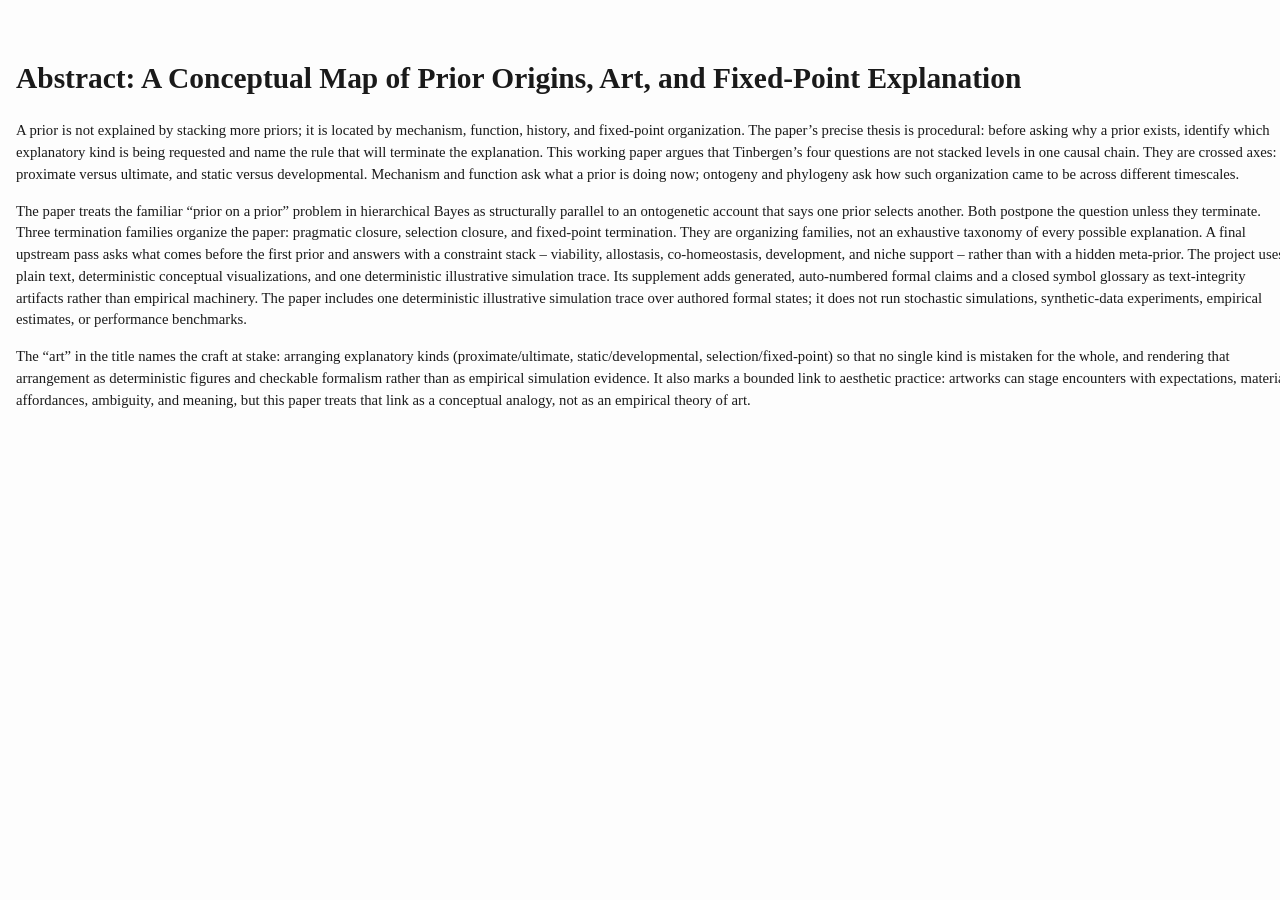
<file: manuscript__00_abstract.html>
<!DOCTYPE html>
<html lang="en" xmlns="http://www.w3.org/1999/xhtml">
<head>
  <meta charset="utf-8" />
  <meta name="generator" content="pandoc 3.10" />
  <meta name="viewport" content="width=device-width, initial-scale=1.0, user-scalable=yes" />
  <title>00_abstract.md.web</title>
  <style>
    /* Default styles provided by pandoc.
    ** See https://pandoc.org/MANUAL.html#variables-for-html for config info.
    */
    html {
      color: #1a1a1a;
      background-color: #fdfdfd;
    }
    body {
      margin: 0 auto;
      max-width: 36em;
      padding-left: 50px;
      padding-right: 50px;
      padding-top: 50px;
      padding-bottom: 50px;
      hyphens: auto;
      overflow-wrap: break-word;
      text-rendering: optimizeLegibility;
      font-kerning: normal;
    }
    @media (max-width: 600px) {
      body {
        font-size: 0.9em;
        padding: 12px;
      }
      h1 {
        font-size: 1.8em;
      }
    }
    @media print {
      html {
        background-color: white;
      }
      body {
        background-color: transparent;
        color: black;
        font-size: 12pt;
      }
      p, h2, h3 {
        orphans: 3;
        widows: 3;
      }
      h2, h3, h4 {
        page-break-after: avoid;
      }
    }
    p {
      margin: 1em 0;
    }
    a {
      color: #1a1a1a;
    }
    a:visited {
      color: #1a1a1a;
    }
    img {
      max-width: 100%;
    }
    svg {
      height: auto;
      max-width: 100%;
    }
    h1, h2, h3, h4, h5, h6 {
      margin-top: 1.4em;
    }
    h5, h6 {
      font-size: 1em;
      font-style: italic;
    }
    h6 {
      font-weight: normal;
    }
    ol, ul {
      padding-left: 1.7em;
      margin-top: 1em;
    }
    li > ol, li > ul {
      margin-top: 0;
    }
    blockquote {
      margin: 1em 0 1em 1.7em;
      padding-left: 1em;
      border-left: 2px solid #e6e6e6;
      color: #606060;
    }
    code {
      white-space: pre-wrap;
      font-family: Menlo, Monaco, Consolas, 'Lucida Console', monospace;
      font-size: 85%;
      margin: 0;
      hyphens: manual;
    }
    pre {
      margin: 1em 0;
      overflow: auto;
    }
    pre code {
      padding: 0;
      overflow: visible;
      overflow-wrap: normal;
    }
    .sourceCode {
     background-color: transparent;
     overflow: visible;
    }
    hr {
      border: none;
      border-top: 1px solid #1a1a1a;
      height: 1px;
      margin: 1em 0;
    }
    table {
      margin: 1em 0;
      border-collapse: collapse;
      width: 100%;
      overflow-x: auto;
      display: block;
      font-variant-numeric: lining-nums tabular-nums;
    }
    table caption {
      margin-bottom: 0.75em;
    }
    tbody {
      margin-top: 0.5em;
      border-top: 1px solid #1a1a1a;
      border-bottom: 1px solid #1a1a1a;
    }
    th {
      border-top: 1px solid #1a1a1a;
      padding: 0.25em 0.5em 0.25em 0.5em;
    }
    td {
      padding: 0.125em 0.5em 0.25em 0.5em;
    }
    header {
      margin-bottom: 4em;
      text-align: center;
    }
    #TOC li {
      list-style: none;
    }
    #TOC ul {
      padding-left: 1.3em;
    }
    #TOC > ul {
      padding-left: 0;
    }
    #TOC a:not(:hover) {
      text-decoration: none;
    }
    span.smallcaps{font-variant: small-caps;}
    div.columns{display: flex; gap: 1.5em;}
    div.column{flex: auto;}
    @media screen {
    div.columns{gap: min(4vw, 1.5em);}
    div.column{overflow-x: auto;}
    }
    div.hanging-indent{margin-left: 1.5em; text-indent: -1.5em;}
    /* The extra [class] is a hack that increases specificity enough to
       override a similar rule in reveal.js */
    ul.task-list[class]{list-style: none;}
    ul.task-list li input[type="checkbox"] {
      font-size: inherit;
      width: 0.8em;
      margin: 0 0.8em 0.2em -1.6em;
      vertical-align: middle;
    }
  </style>

<link data-template-favicon rel="icon" href="favicon.ico">

<style data-prior-cognitive-art-layout="compact">/* Project-owned overrides appended after the shared Pandoc stylesheet. */
html {
  background: #fdfdfd;
}

body {
  max-width: none;
  width: 100%;
  margin: 0;
  padding: 1rem 1rem 2rem;
  font-size: 0.92rem;
  line-height: 1.48;
}

header {
  margin-bottom: 2rem;
}

figure {
  margin: 1rem 0 1.25rem;
}

figure img,
figure svg {
  display: block;
  width: min(100%, 1100px);
  margin: 0 auto;
}

figcaption {
  max-width: 1100px;
  margin: 0.45rem auto 0;
  font-size: 0.88rem;
  line-height: 1.4;
}

table {
  font-size: 0.88rem;
}

@media (max-width: 600px) {
  body {
    padding: 0.5rem 0.45rem 1.25rem;
    font-size: 0.9rem;
  }

  header {
    margin-bottom: 1.25rem;
  }
}
</style>
</head>
<body>
<main id="main-content">
<!-- prior-cognitive-art-render-input: 05eb9a0f1ea39e70879ac6d4d268a625cbd73e73b7e03b85d201af4a97d38a23 -->
<h1
id="abstract-a-conceptual-map-of-prior-origins-art-and-fixed-point-explanation">Abstract:
A Conceptual Map of Prior Origins, Art, and Fixed-Point Explanation</h1>
<p>A prior is not explained by stacking more priors; it is located by
mechanism, function, history, and fixed-point organization. The paper’s
precise thesis is procedural: before asking why a prior exists, identify
which explanatory kind is being requested and name the rule that will
terminate the explanation. This working paper argues that Tinbergen’s
four questions are not stacked levels in one causal chain. They are
crossed axes: proximate versus ultimate, and static versus
developmental. Mechanism and function ask what a prior is doing now;
ontogeny and phylogeny ask how such organization came to be across
different timescales.</p>
<p>The paper treats the familiar “prior on a prior” problem in
hierarchical Bayes as structurally parallel to an ontogenetic account
that says one prior selects another. Both postpone the question unless
they terminate. Three termination families organize the paper: pragmatic
closure, selection closure, and fixed-point termination. They are
organizing families, not an exhaustive taxonomy of every possible
explanation. A final upstream pass asks what comes before the first
prior and answers with a constraint stack – viability, allostasis,
co-homeostasis, development, and niche support – rather than with a
hidden meta-prior. The project uses plain text, deterministic conceptual
visualizations, and one deterministic illustrative simulation trace. Its
supplement adds generated, auto-numbered formal claims and a closed
symbol glossary as text-integrity artifacts rather than empirical
machinery. The paper includes one deterministic illustrative simulation
trace over authored formal states; it does not run stochastic
simulations, synthetic-data experiments, empirical estimates, or
performance benchmarks.</p>
<p>The “art” in the title names the craft at stake: arranging
explanatory kinds (proximate/ultimate, static/developmental,
selection/fixed-point) so that no single kind is mistaken for the whole,
and rendering that arrangement as deterministic figures and checkable
formalism rather than as empirical simulation evidence. It also marks a
bounded link to aesthetic practice: artworks can stage encounters with
expectations, material affordances, ambiguity, and meaning, but this
paper treats that link as a conceptual analogy, not as an empirical
theory of art.</p>
</main>
</body>
</html>
</file>
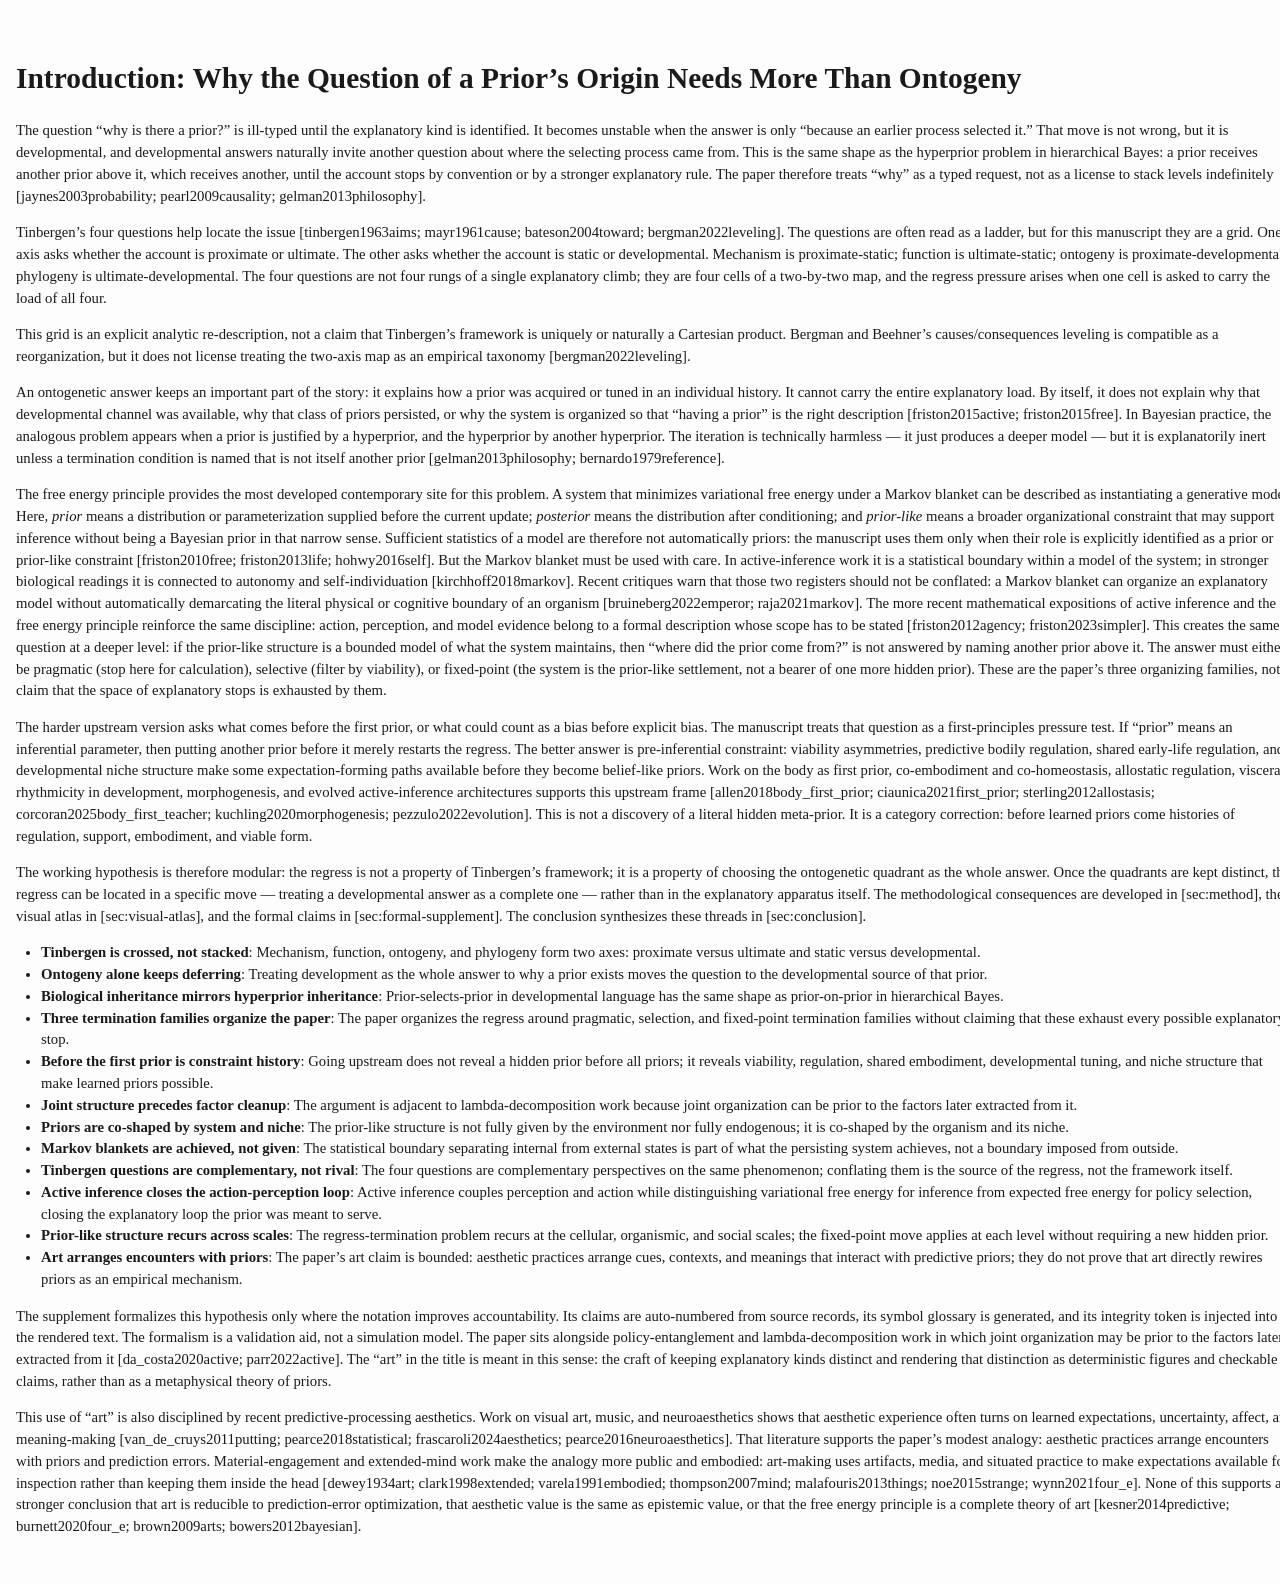
<file: manuscript__01_introduction.html>
<!DOCTYPE html>
<html lang="en" xmlns="http://www.w3.org/1999/xhtml">
<head>
  <meta charset="utf-8" />
  <meta name="generator" content="pandoc 3.10" />
  <meta name="viewport" content="width=device-width, initial-scale=1.0, user-scalable=yes" />
  <title>01_introduction.md.web</title>
  <style>
    /* Default styles provided by pandoc.
    ** See https://pandoc.org/MANUAL.html#variables-for-html for config info.
    */
    html {
      color: #1a1a1a;
      background-color: #fdfdfd;
    }
    body {
      margin: 0 auto;
      max-width: 36em;
      padding-left: 50px;
      padding-right: 50px;
      padding-top: 50px;
      padding-bottom: 50px;
      hyphens: auto;
      overflow-wrap: break-word;
      text-rendering: optimizeLegibility;
      font-kerning: normal;
    }
    @media (max-width: 600px) {
      body {
        font-size: 0.9em;
        padding: 12px;
      }
      h1 {
        font-size: 1.8em;
      }
    }
    @media print {
      html {
        background-color: white;
      }
      body {
        background-color: transparent;
        color: black;
        font-size: 12pt;
      }
      p, h2, h3 {
        orphans: 3;
        widows: 3;
      }
      h2, h3, h4 {
        page-break-after: avoid;
      }
    }
    p {
      margin: 1em 0;
    }
    a {
      color: #1a1a1a;
    }
    a:visited {
      color: #1a1a1a;
    }
    img {
      max-width: 100%;
    }
    svg {
      height: auto;
      max-width: 100%;
    }
    h1, h2, h3, h4, h5, h6 {
      margin-top: 1.4em;
    }
    h5, h6 {
      font-size: 1em;
      font-style: italic;
    }
    h6 {
      font-weight: normal;
    }
    ol, ul {
      padding-left: 1.7em;
      margin-top: 1em;
    }
    li > ol, li > ul {
      margin-top: 0;
    }
    blockquote {
      margin: 1em 0 1em 1.7em;
      padding-left: 1em;
      border-left: 2px solid #e6e6e6;
      color: #606060;
    }
    code {
      white-space: pre-wrap;
      font-family: Menlo, Monaco, Consolas, 'Lucida Console', monospace;
      font-size: 85%;
      margin: 0;
      hyphens: manual;
    }
    pre {
      margin: 1em 0;
      overflow: auto;
    }
    pre code {
      padding: 0;
      overflow: visible;
      overflow-wrap: normal;
    }
    .sourceCode {
     background-color: transparent;
     overflow: visible;
    }
    hr {
      border: none;
      border-top: 1px solid #1a1a1a;
      height: 1px;
      margin: 1em 0;
    }
    table {
      margin: 1em 0;
      border-collapse: collapse;
      width: 100%;
      overflow-x: auto;
      display: block;
      font-variant-numeric: lining-nums tabular-nums;
    }
    table caption {
      margin-bottom: 0.75em;
    }
    tbody {
      margin-top: 0.5em;
      border-top: 1px solid #1a1a1a;
      border-bottom: 1px solid #1a1a1a;
    }
    th {
      border-top: 1px solid #1a1a1a;
      padding: 0.25em 0.5em 0.25em 0.5em;
    }
    td {
      padding: 0.125em 0.5em 0.25em 0.5em;
    }
    header {
      margin-bottom: 4em;
      text-align: center;
    }
    #TOC li {
      list-style: none;
    }
    #TOC ul {
      padding-left: 1.3em;
    }
    #TOC > ul {
      padding-left: 0;
    }
    #TOC a:not(:hover) {
      text-decoration: none;
    }
    span.smallcaps{font-variant: small-caps;}
    div.columns{display: flex; gap: 1.5em;}
    div.column{flex: auto;}
    @media screen {
    div.columns{gap: min(4vw, 1.5em);}
    div.column{overflow-x: auto;}
    }
    div.hanging-indent{margin-left: 1.5em; text-indent: -1.5em;}
    /* The extra [class] is a hack that increases specificity enough to
       override a similar rule in reveal.js */
    ul.task-list[class]{list-style: none;}
    ul.task-list li input[type="checkbox"] {
      font-size: inherit;
      width: 0.8em;
      margin: 0 0.8em 0.2em -1.6em;
      vertical-align: middle;
    }
  </style>

<link data-template-favicon rel="icon" href="favicon.ico">

<style data-prior-cognitive-art-layout="compact">/* Project-owned overrides appended after the shared Pandoc stylesheet. */
html {
  background: #fdfdfd;
}

body {
  max-width: none;
  width: 100%;
  margin: 0;
  padding: 1rem 1rem 2rem;
  font-size: 0.92rem;
  line-height: 1.48;
}

header {
  margin-bottom: 2rem;
}

figure {
  margin: 1rem 0 1.25rem;
}

figure img,
figure svg {
  display: block;
  width: min(100%, 1100px);
  margin: 0 auto;
}

figcaption {
  max-width: 1100px;
  margin: 0.45rem auto 0;
  font-size: 0.88rem;
  line-height: 1.4;
}

table {
  font-size: 0.88rem;
}

@media (max-width: 600px) {
  body {
    padding: 0.5rem 0.45rem 1.25rem;
    font-size: 0.9rem;
  }

  header {
    margin-bottom: 1.25rem;
  }
}
</style>
</head>
<body>
<main id="main-content">
<h1 id="sec:introduction">Introduction: Why the Question of a Prior’s
Origin Needs More Than Ontogeny</h1>
<p>The question “why is there a prior?” is ill-typed until the
explanatory kind is identified. It becomes unstable when the answer is
only “because an earlier process selected it.” That move is not wrong,
but it is developmental, and developmental answers naturally invite
another question about where the selecting process came from. This is
the same shape as the hyperprior problem in hierarchical Bayes: a prior
receives another prior above it, which receives another, until the
account stops by convention or by a stronger explanatory rule. The paper
therefore treats “why” as a typed request, not as a license to stack
levels indefinitely [jaynes2003probability; pearl2009causality;
gelman2013philosophy].</p>
<p>Tinbergen’s four questions help locate the issue [tinbergen1963aims;
mayr1961cause; bateson2004toward; bergman2022leveling]. The questions
are often read as a ladder, but for this manuscript they are a grid. One
axis asks whether the account is proximate or ultimate. The other asks
whether the account is static or developmental. Mechanism is
proximate-static; function is ultimate-static; ontogeny is
proximate-developmental; phylogeny is ultimate-developmental. The four
questions are not four rungs of a single explanatory climb; they are
four cells of a two-by-two map, and the regress pressure arises when one
cell is asked to carry the load of all four.</p>
<p>This grid is an explicit analytic re-description, not a claim that
Tinbergen’s framework is uniquely or naturally a Cartesian product.
Bergman and Beehner’s causes/consequences leveling is compatible as a
reorganization, but it does not license treating the two-axis map as an
empirical taxonomy [bergman2022leveling].</p>
<p>An ontogenetic answer keeps an important part of the story: it
explains how a prior was acquired or tuned in an individual history. It
cannot carry the entire explanatory load. By itself, it does not explain
why that developmental channel was available, why that class of priors
persisted, or why the system is organized so that “having a prior” is
the right description [friston2015active; friston2015free]. In Bayesian
practice, the analogous problem appears when a prior is justified by a
hyperprior, and the hyperprior by another hyperprior. The iteration is
technically harmless — it just produces a deeper model — but it is
explanatorily inert unless a termination condition is named that is not
itself another prior [gelman2013philosophy; bernardo1979reference].</p>
<p>The free energy principle provides the most developed contemporary
site for this problem. A system that minimizes variational free energy
under a Markov blanket can be described as instantiating a generative
model. Here, <em>prior</em> means a distribution or parameterization
supplied before the current update; <em>posterior</em> means the
distribution after conditioning; and <em>prior-like</em> means a broader
organizational constraint that may support inference without being a
Bayesian prior in that narrow sense. Sufficient statistics of a model
are therefore not automatically priors: the manuscript uses them only
when their role is explicitly identified as a prior or prior-like
constraint [friston2010free; friston2013life; hohwy2016self]. But the
Markov blanket must be used with care. In active-inference work it is a
statistical boundary within a model of the system; in stronger
biological readings it is connected to autonomy and self-individuation
[kirchhoff2018markov]. Recent critiques warn that those two registers
should not be conflated: a Markov blanket can organize an explanatory
model without automatically demarcating the literal physical or
cognitive boundary of an organism [bruineberg2022emperor;
raja2021markov]. The more recent mathematical expositions of active
inference and the free energy principle reinforce the same discipline:
action, perception, and model evidence belong to a formal description
whose scope has to be stated [friston2012agency; friston2023simpler].
This creates the same question at a deeper level: if the prior-like
structure is a bounded model of what the system maintains, then “where
did the prior come from?” is not answered by naming another prior above
it. The answer must either be pragmatic (stop here for calculation),
selective (filter by viability), or fixed-point (the system is the
prior-like settlement, not a bearer of one more hidden prior). These are
the paper’s three organizing families, not a claim that the space of
explanatory stops is exhausted by them.</p>
<p>The harder upstream version asks what comes before the first prior,
or what could count as a bias before explicit bias. The manuscript
treats that question as a first-principles pressure test. If “prior”
means an inferential parameter, then putting another prior before it
merely restarts the regress. The better answer is pre-inferential
constraint: viability asymmetries, predictive bodily regulation, shared
early-life regulation, and developmental niche structure make some
expectation-forming paths available before they become belief-like
priors. Work on the body as first prior, co-embodiment and
co-homeostasis, allostatic regulation, visceral rhythmicity in
development, morphogenesis, and evolved active-inference architectures
supports this upstream frame [allen2018body_first_prior;
ciaunica2021first_prior; sterling2012allostasis;
corcoran2025body_first_teacher; kuchling2020morphogenesis;
pezzulo2022evolution]. This is not a discovery of a literal hidden
meta-prior. It is a category correction: before learned priors come
histories of regulation, support, embodiment, and viable form.</p>
<p>The working hypothesis is therefore modular: the regress is not a
property of Tinbergen’s framework; it is a property of choosing the
ontogenetic quadrant as the whole answer. Once the quadrants are kept
distinct, the regress can be located in a specific move — treating a
developmental answer as a complete one — rather than in the explanatory
apparatus itself. The methodological consequences are developed in
[sec:method], the visual atlas in [sec:visual-atlas], and the formal
claims in [sec:formal-supplement]. The conclusion synthesizes these
threads in [sec:conclusion].</p>
<ul>
<li><strong>Tinbergen is crossed, not stacked</strong>: Mechanism,
function, ontogeny, and phylogeny form two axes: proximate versus
ultimate and static versus developmental.</li>
<li><strong>Ontogeny alone keeps deferring</strong>: Treating
development as the whole answer to why a prior exists moves the question
to the developmental source of that prior.</li>
<li><strong>Biological inheritance mirrors hyperprior
inheritance</strong>: Prior-selects-prior in developmental language has
the same shape as prior-on-prior in hierarchical Bayes.</li>
<li><strong>Three termination families organize the paper</strong>: The
paper organizes the regress around pragmatic, selection, and fixed-point
termination families without claiming that these exhaust every possible
explanatory stop.</li>
<li><strong>Before the first prior is constraint history</strong>: Going
upstream does not reveal a hidden prior before all priors; it reveals
viability, regulation, shared embodiment, developmental tuning, and
niche structure that make learned priors possible.</li>
<li><strong>Joint structure precedes factor cleanup</strong>: The
argument is adjacent to lambda-decomposition work because joint
organization can be prior to the factors later extracted from it.</li>
<li><strong>Priors are co-shaped by system and niche</strong>: The
prior-like structure is not fully given by the environment nor fully
endogenous; it is co-shaped by the organism and its niche.</li>
<li><strong>Markov blankets are achieved, not given</strong>: The
statistical boundary separating internal from external states is part of
what the persisting system achieves, not a boundary imposed from
outside.</li>
<li><strong>Tinbergen questions are complementary, not rival</strong>:
The four questions are complementary perspectives on the same
phenomenon; conflating them is the source of the regress, not the
framework itself.</li>
<li><strong>Active inference closes the action-perception loop</strong>:
Active inference couples perception and action while distinguishing
variational free energy for inference from expected free energy for
policy selection, closing the explanatory loop the prior was meant to
serve.</li>
<li><strong>Prior-like structure recurs across scales</strong>: The
regress-termination problem recurs at the cellular, organismic, and
social scales; the fixed-point move applies at each level without
requiring a new hidden prior.</li>
<li><strong>Art arranges encounters with priors</strong>: The paper’s
art claim is bounded: aesthetic practices arrange cues, contexts, and
meanings that interact with predictive priors; they do not prove that
art directly rewires priors as an empirical mechanism.</li>
</ul>
<p>The supplement formalizes this hypothesis only where the notation
improves accountability. Its claims are auto-numbered from source
records, its symbol glossary is generated, and its integrity token is
injected into the rendered text. The formalism is a validation aid, not
a simulation model. The paper sits alongside policy-entanglement and
lambda-decomposition work in which joint organization may be prior to
the factors later extracted from it [da_costa2020active;
parr2022active]. The “art” in the title is meant in this sense: the
craft of keeping explanatory kinds distinct and rendering that
distinction as deterministic figures and checkable claims, rather than
as a metaphysical theory of priors.</p>
<p>This use of “art” is also disciplined by recent predictive-processing
aesthetics. Work on visual art, music, and neuroaesthetics shows that
aesthetic experience often turns on learned expectations, uncertainty,
affect, and meaning-making [van_de_cruys2011putting;
pearce2018statistical; frascaroli2024aesthetics;
pearce2016neuroaesthetics]. That literature supports the paper’s modest
analogy: aesthetic practices arrange encounters with priors and
prediction errors. Material-engagement and extended-mind work make the
analogy more public and embodied: art-making uses artifacts, media, and
situated practice to make expectations available for inspection rather
than keeping them inside the head [dewey1934art; clark1998extended;
varela1991embodied; thompson2007mind; malafouris2013things;
noe2015strange; wynn2021four_e]. None of this supports a stronger
conclusion that art is reducible to prediction-error optimization, that
aesthetic value is the same as epistemic value, or that the free energy
principle is a complete theory of art [kesner2014predictive;
burnett2020four_e; brown2009arts; bowers2012bayesian].</p>
</main>
</body>
</html>
</file>
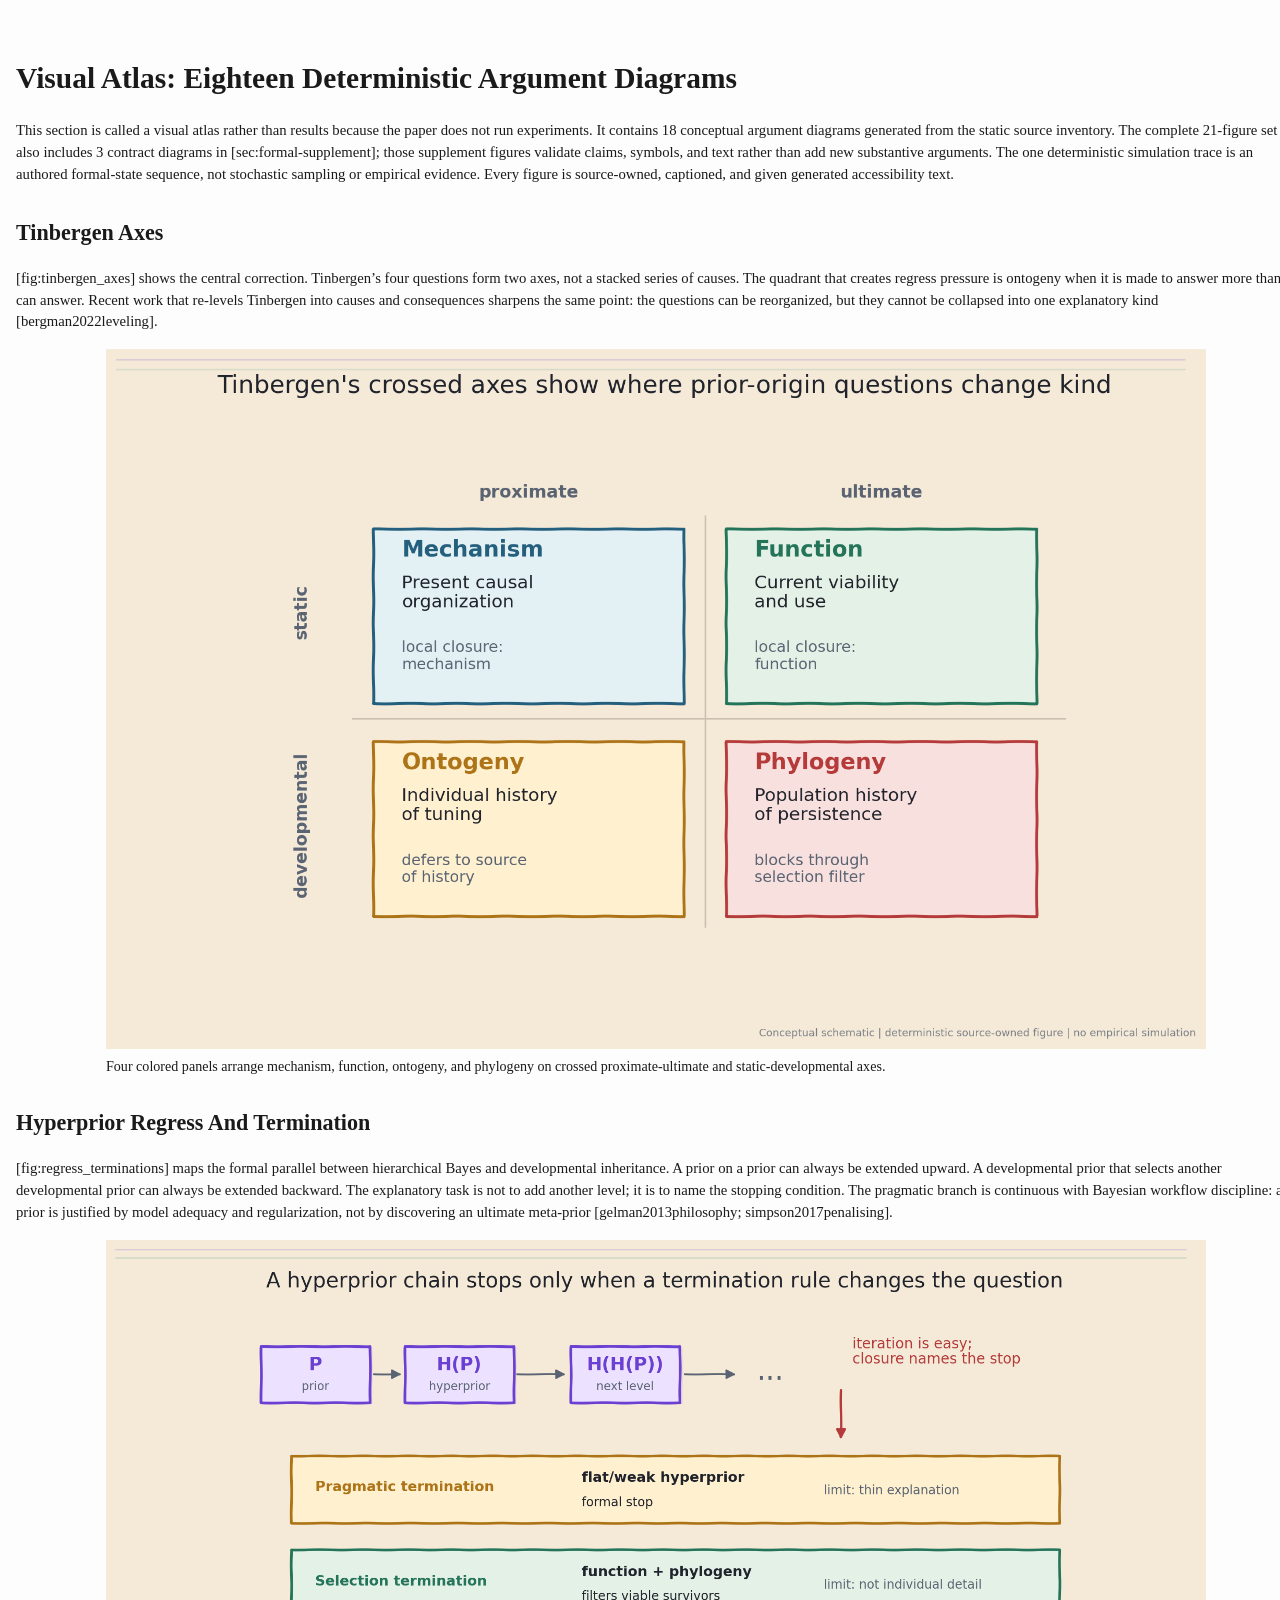
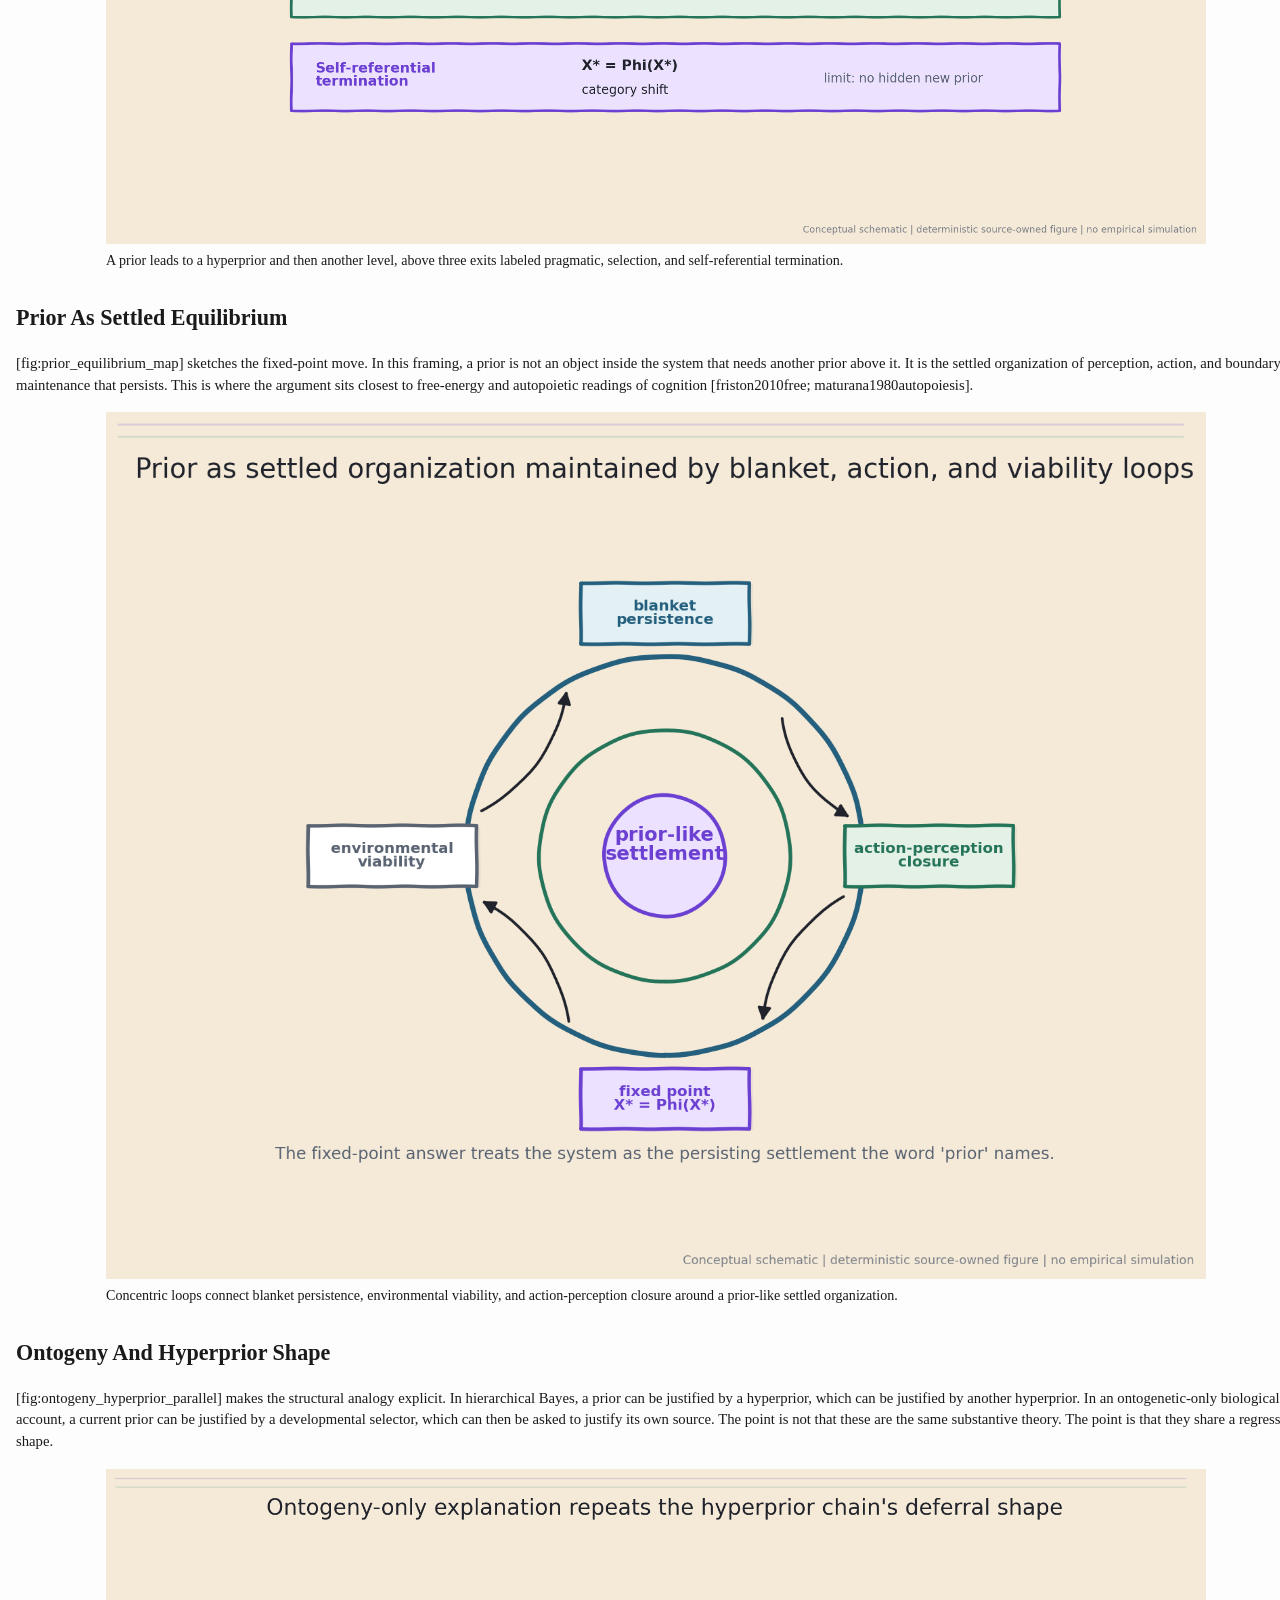
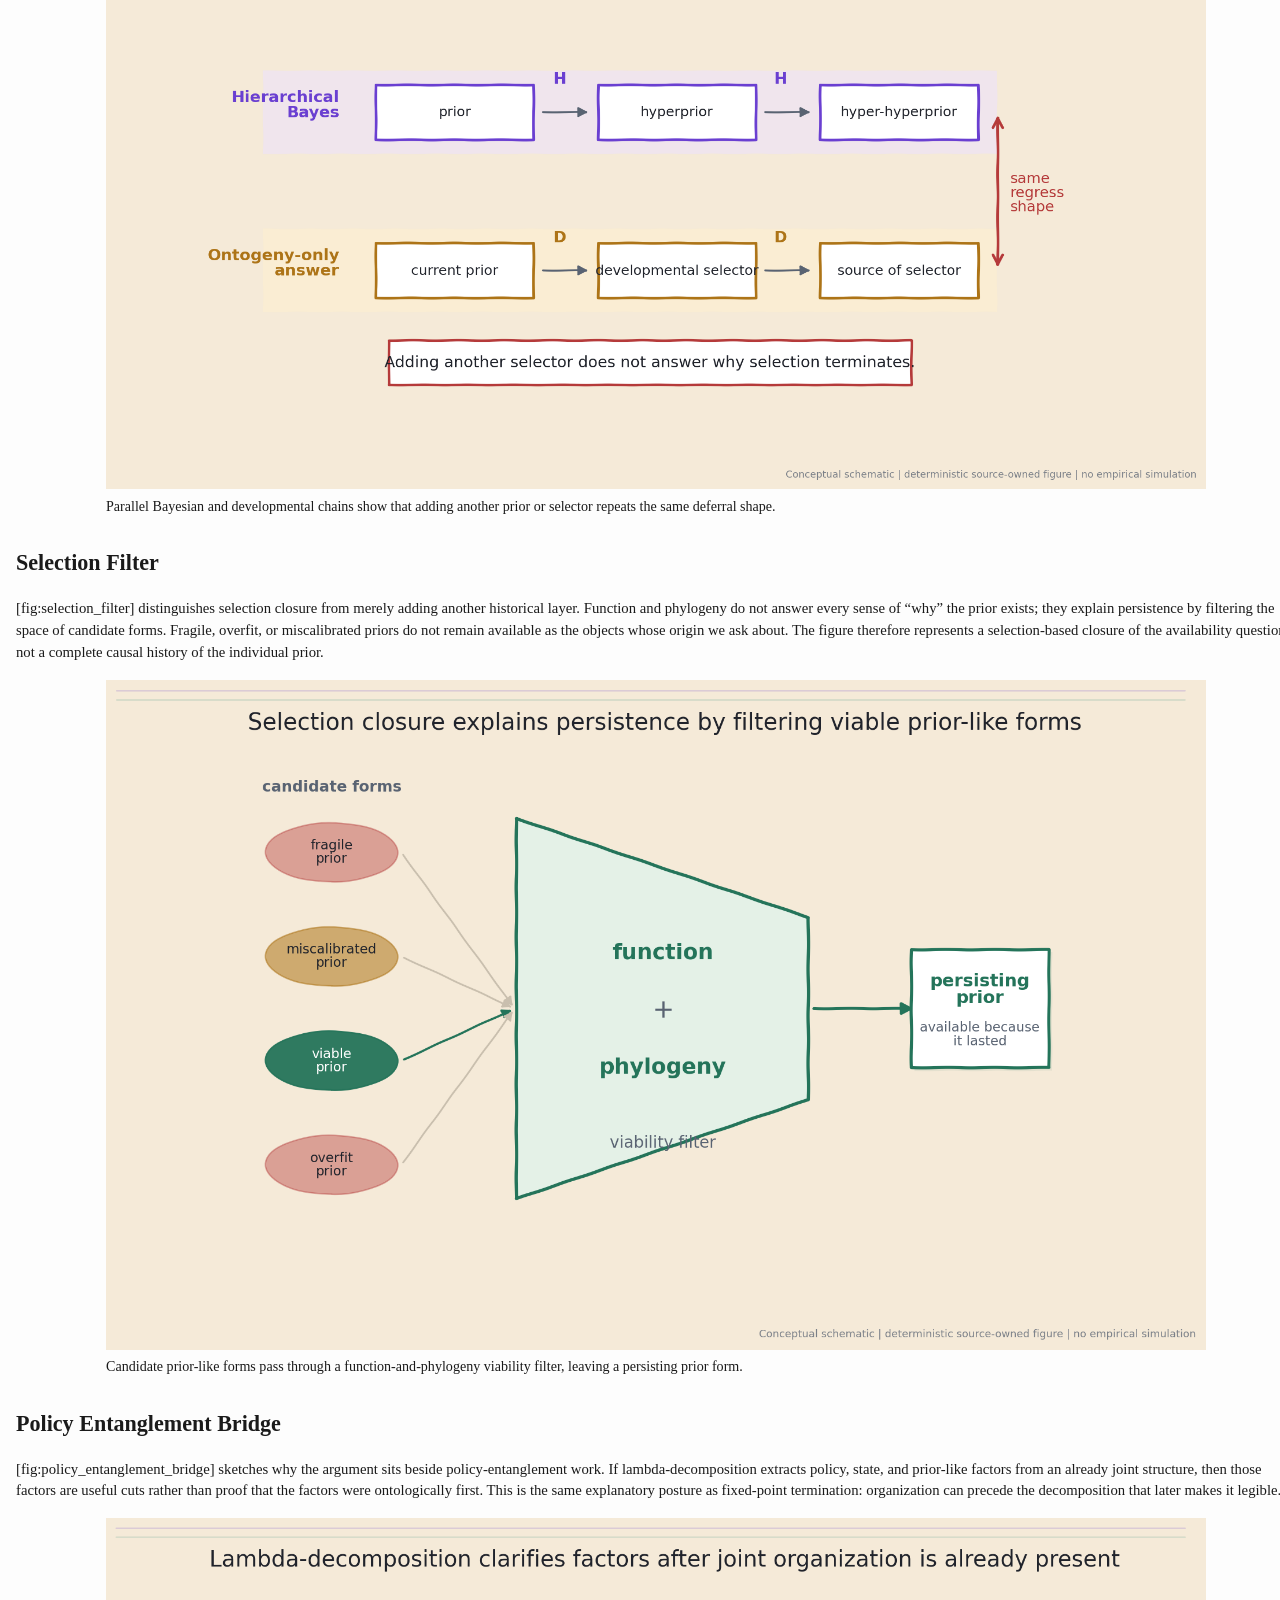
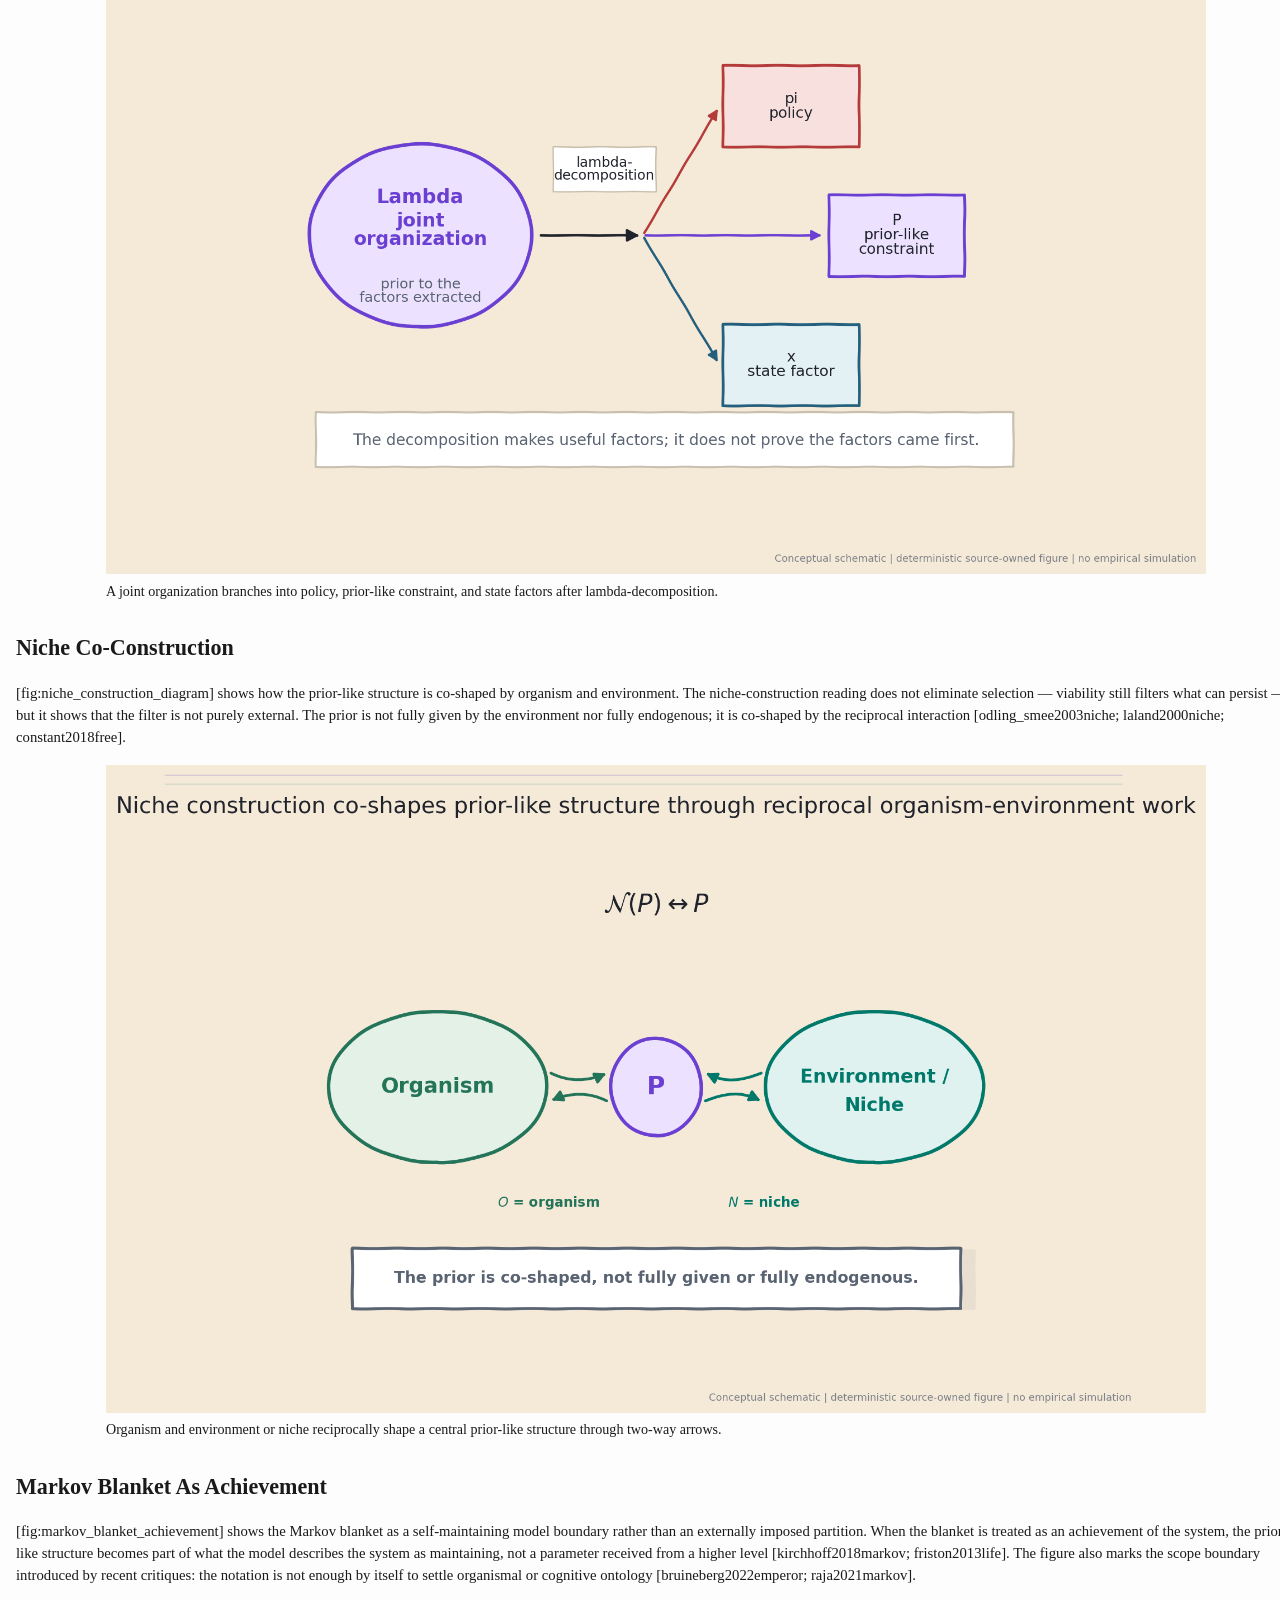
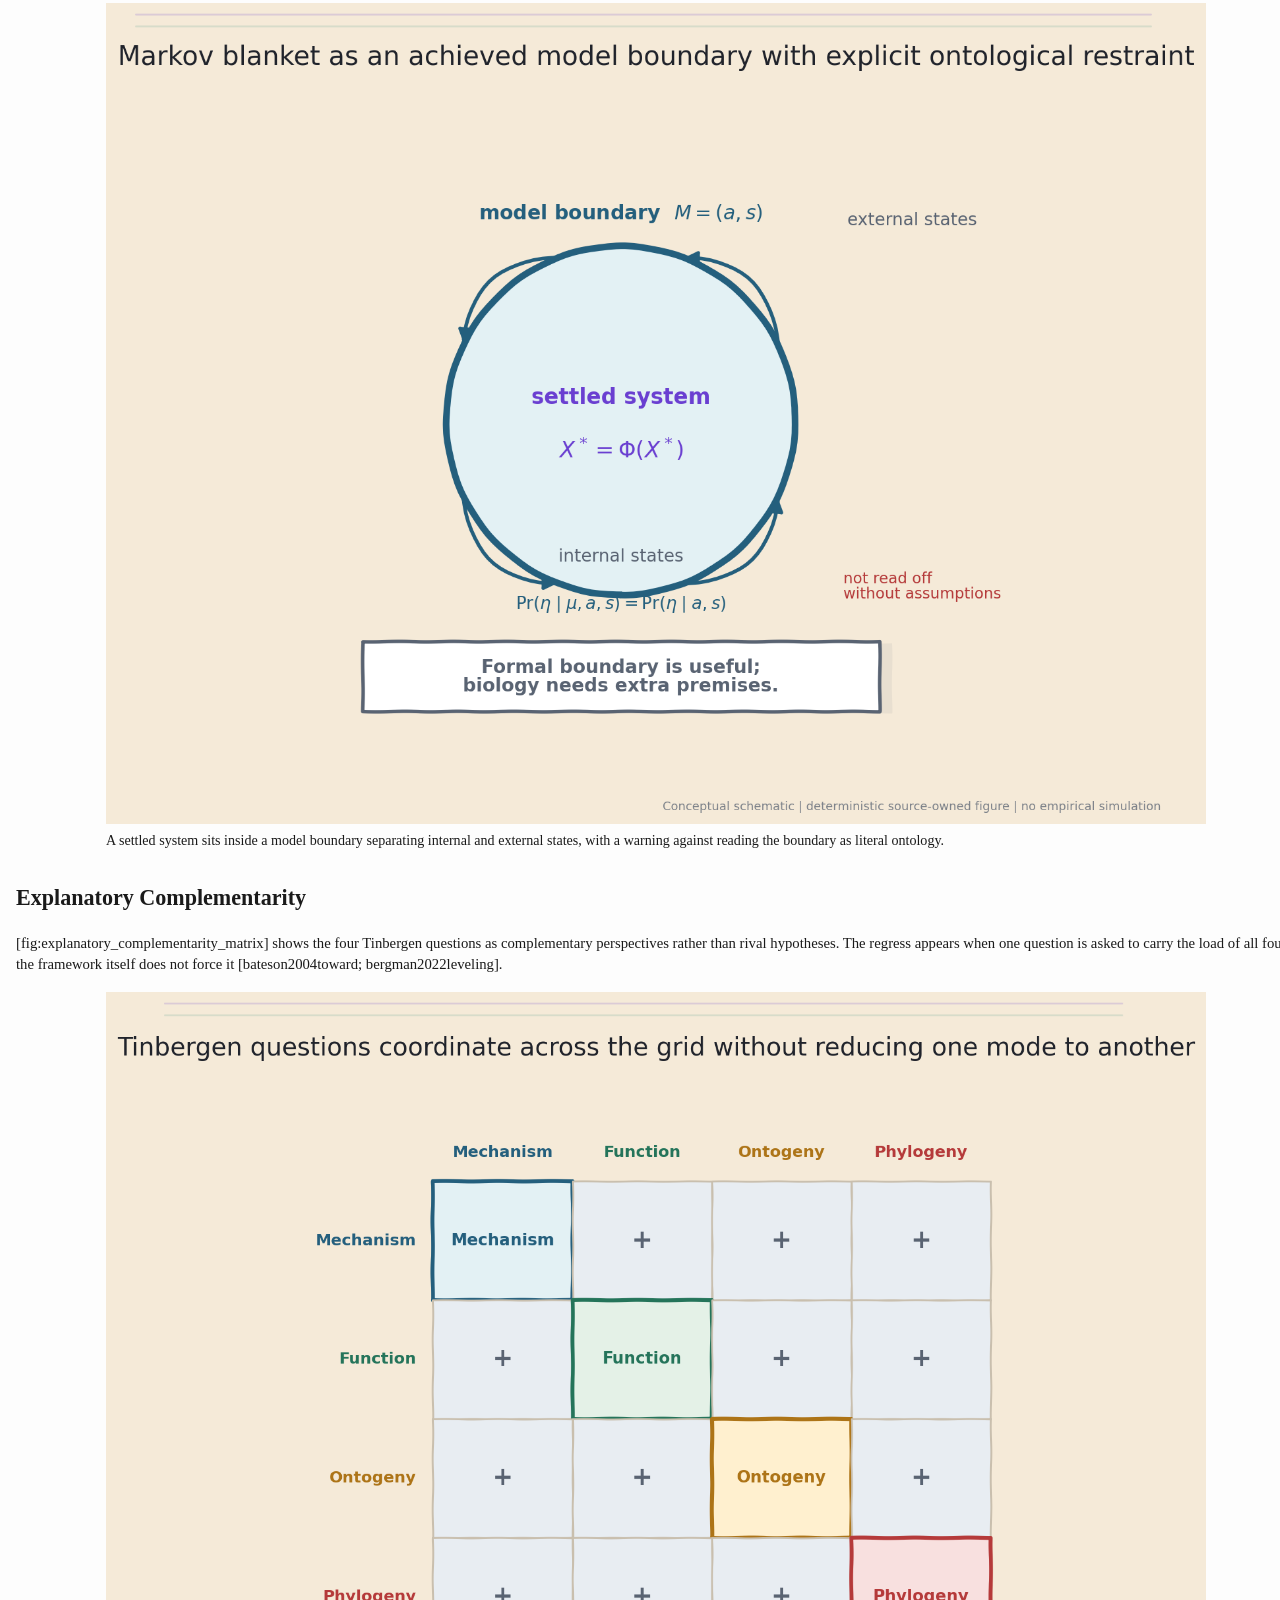
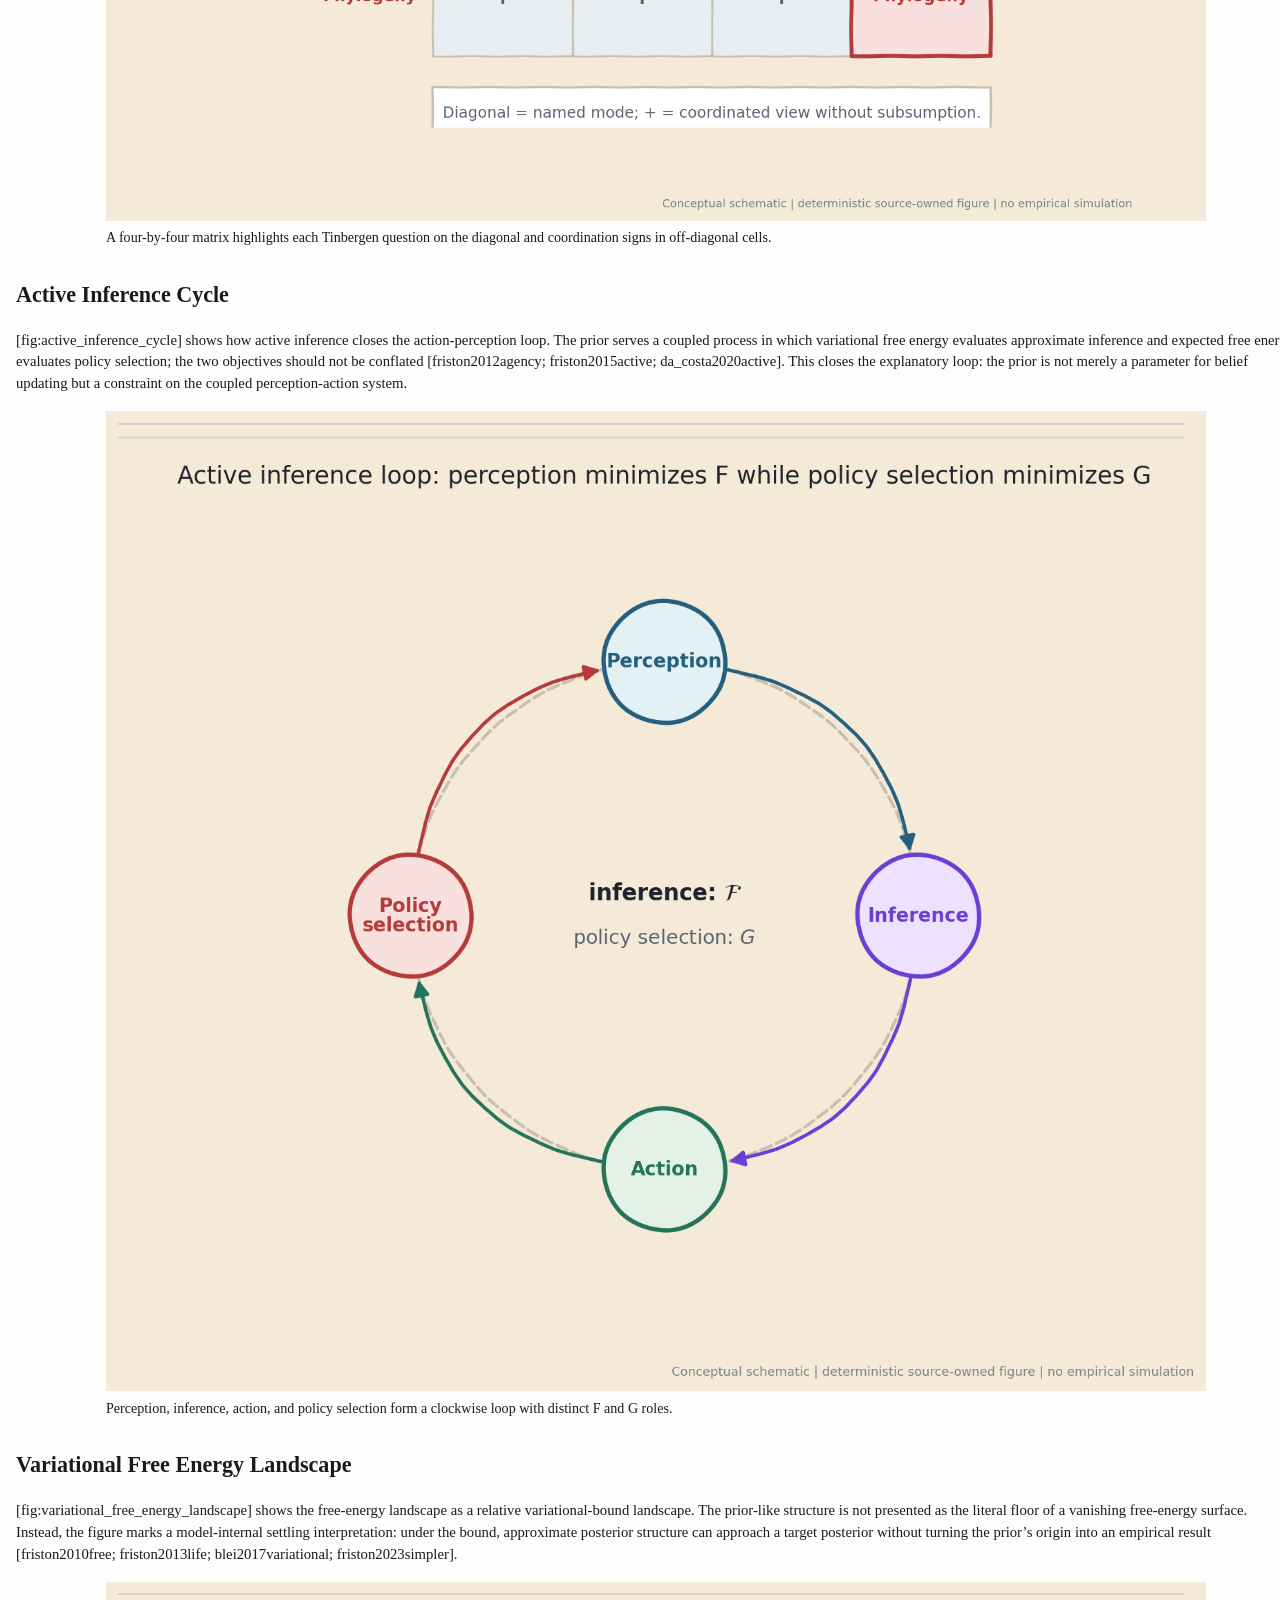
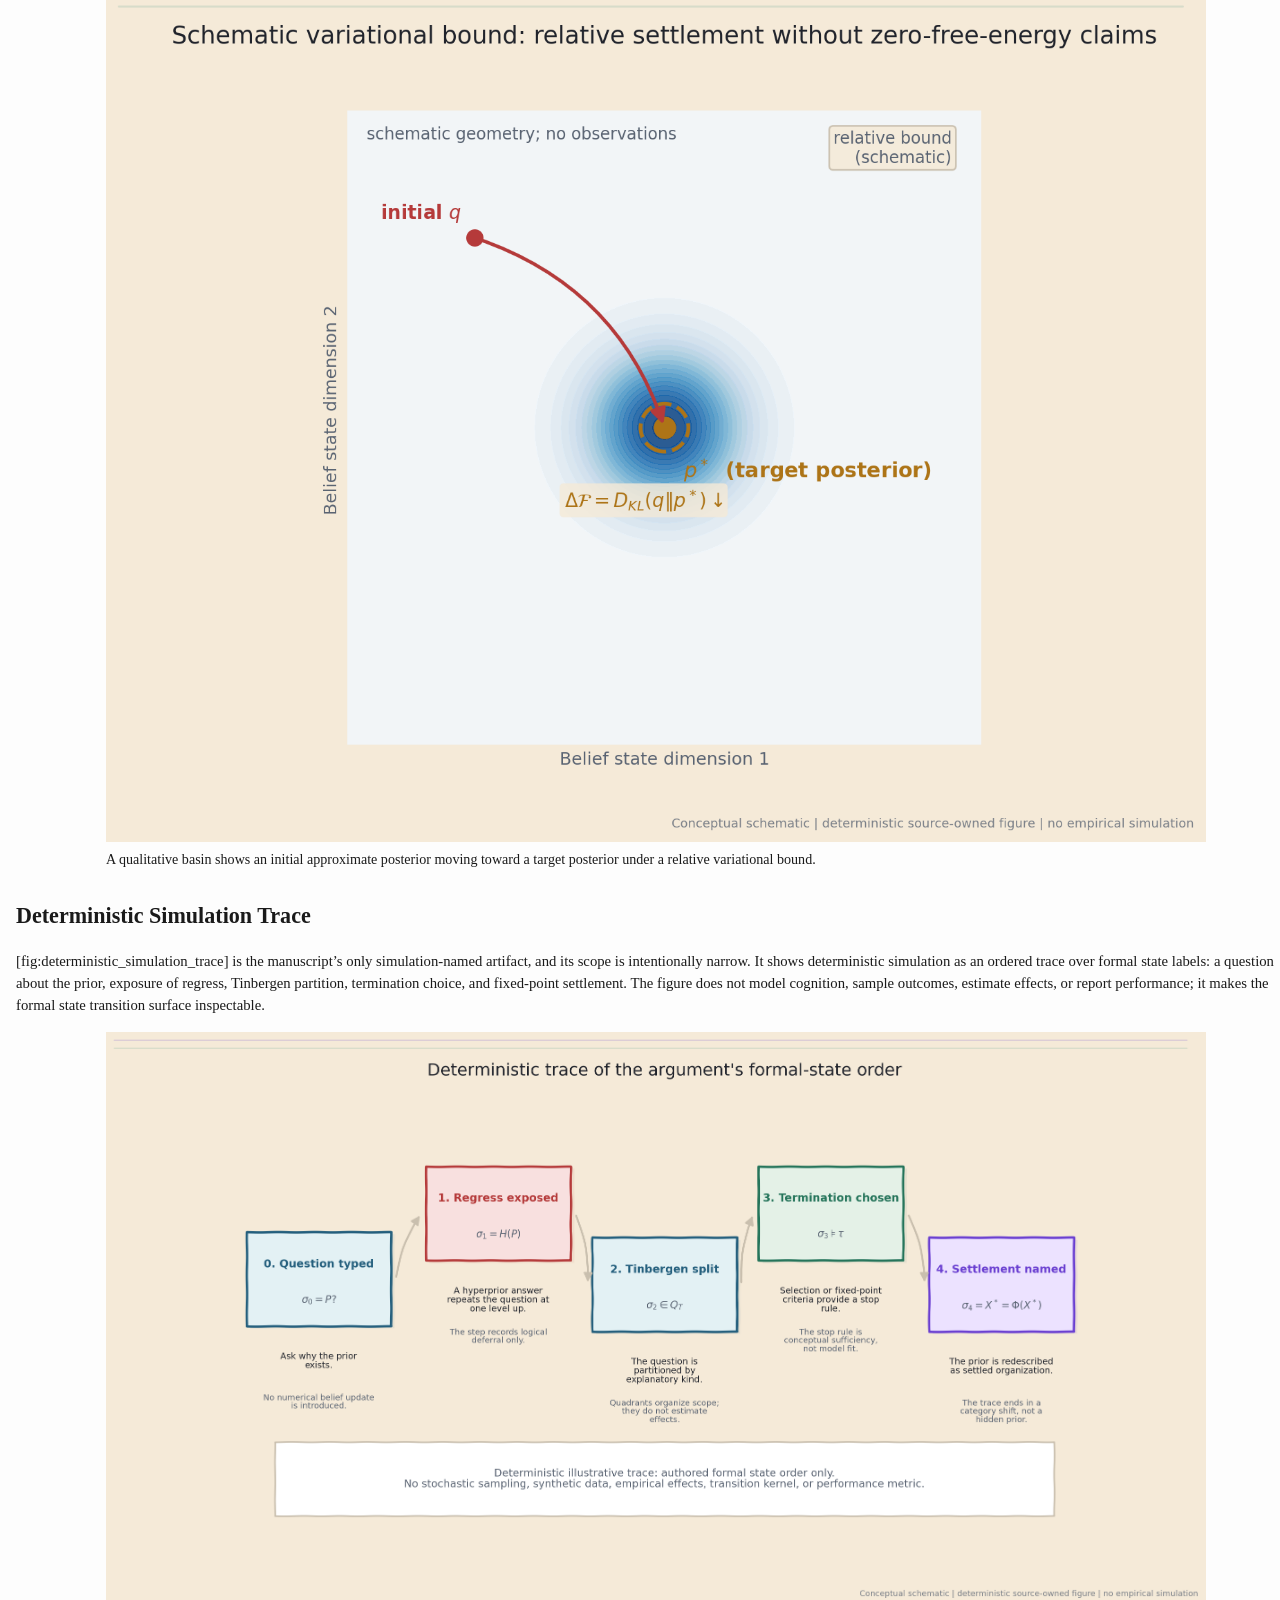
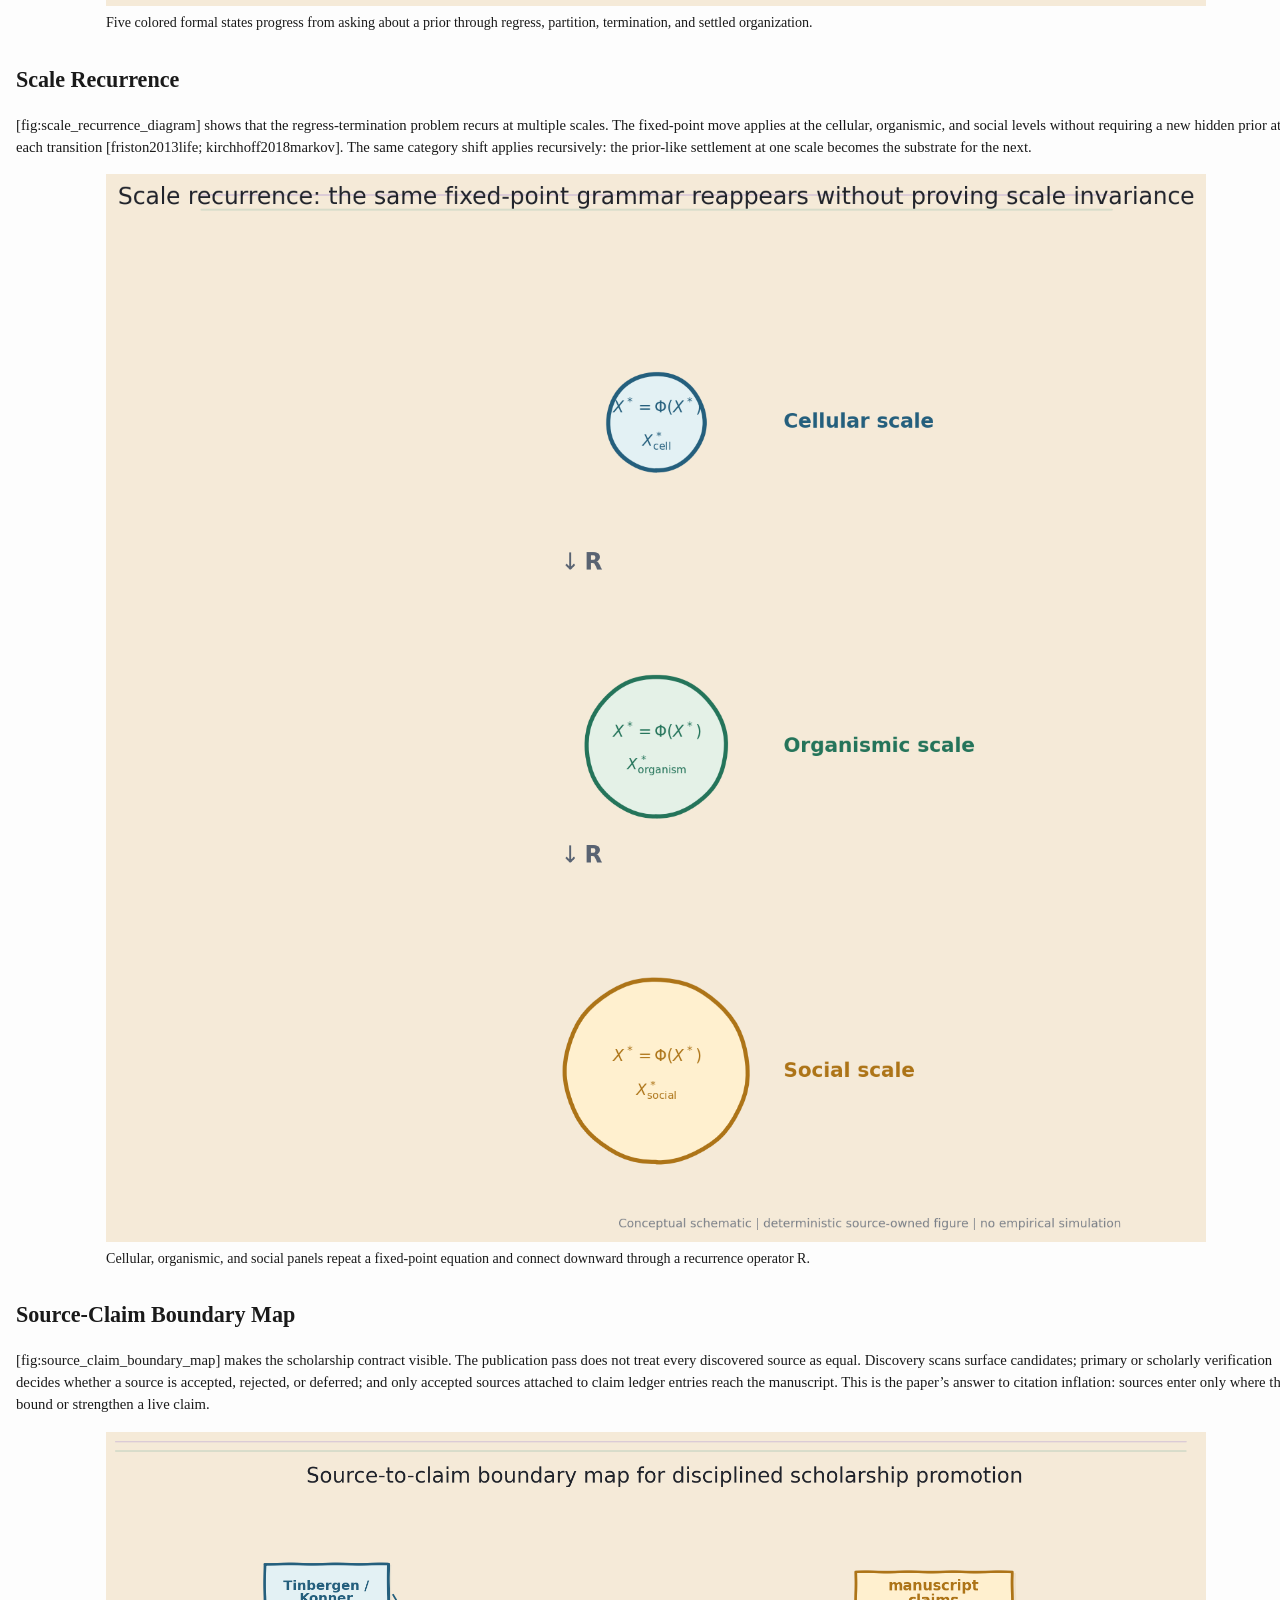
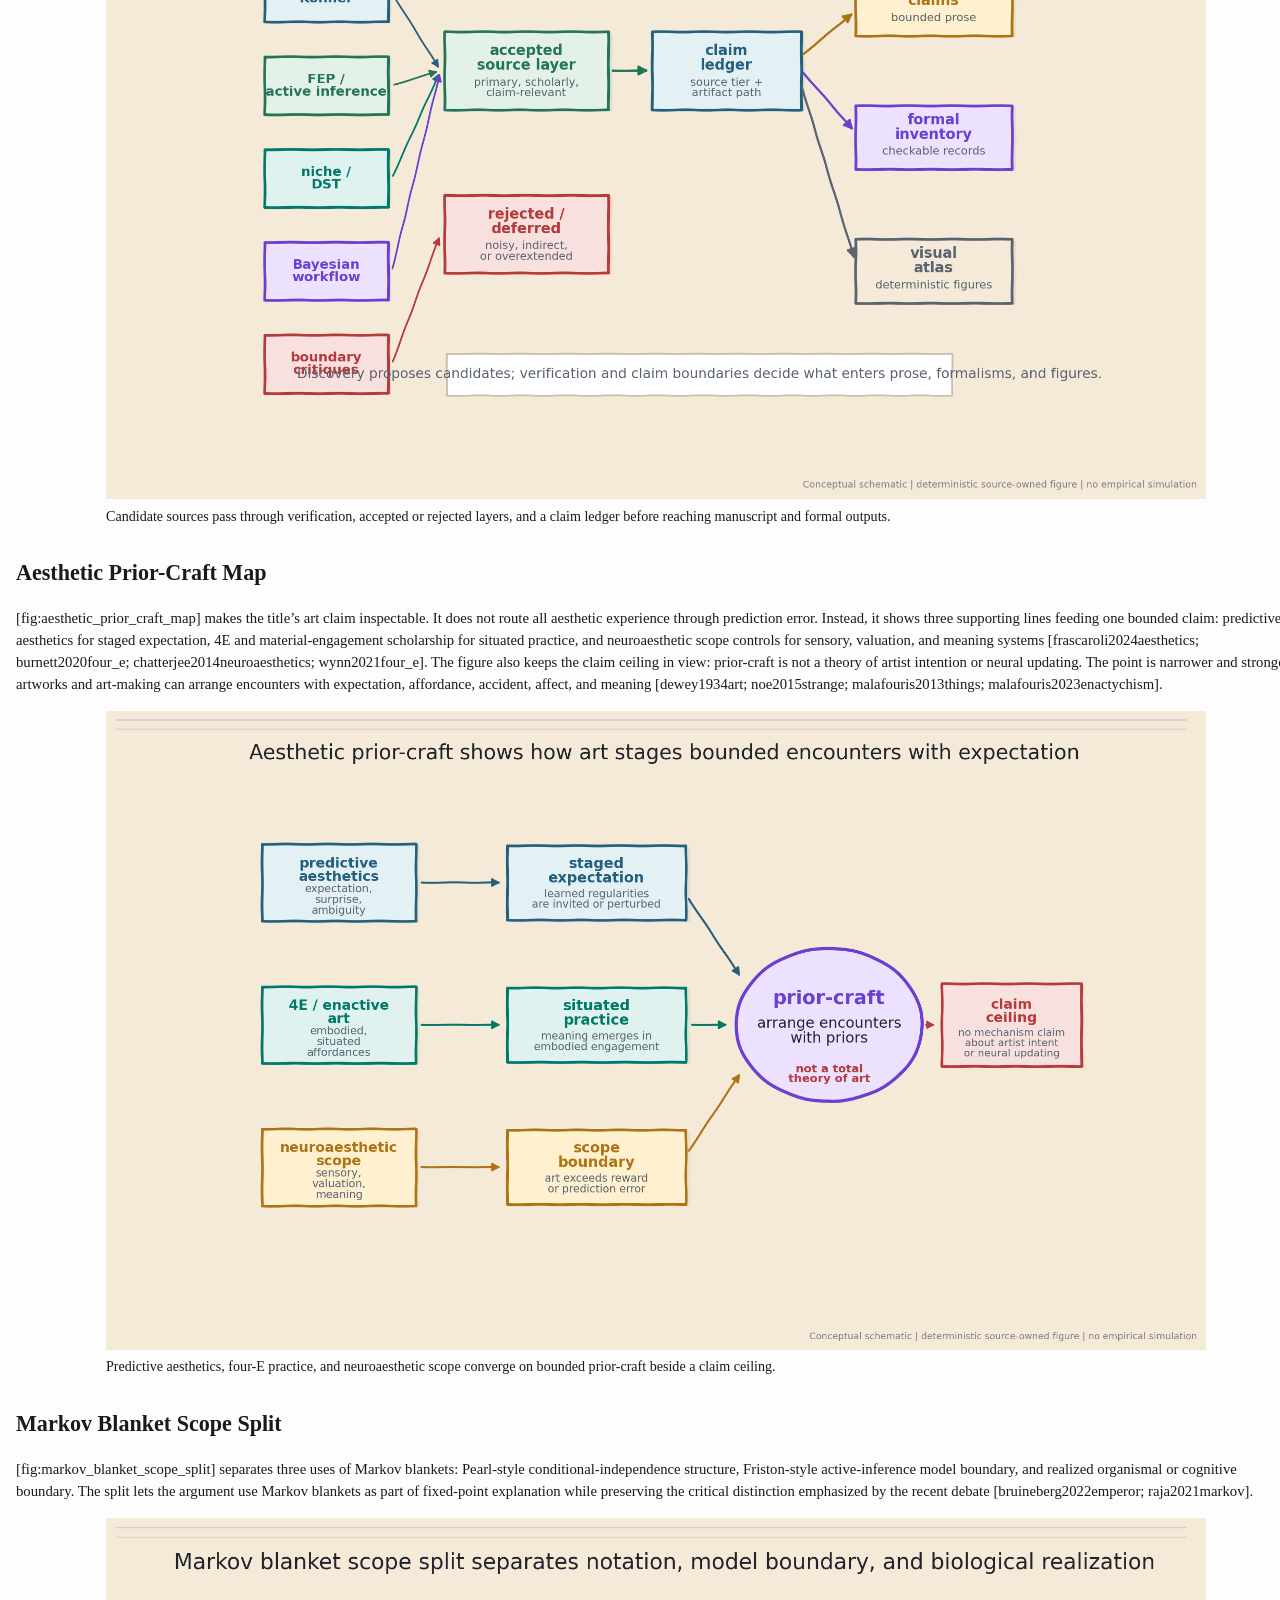
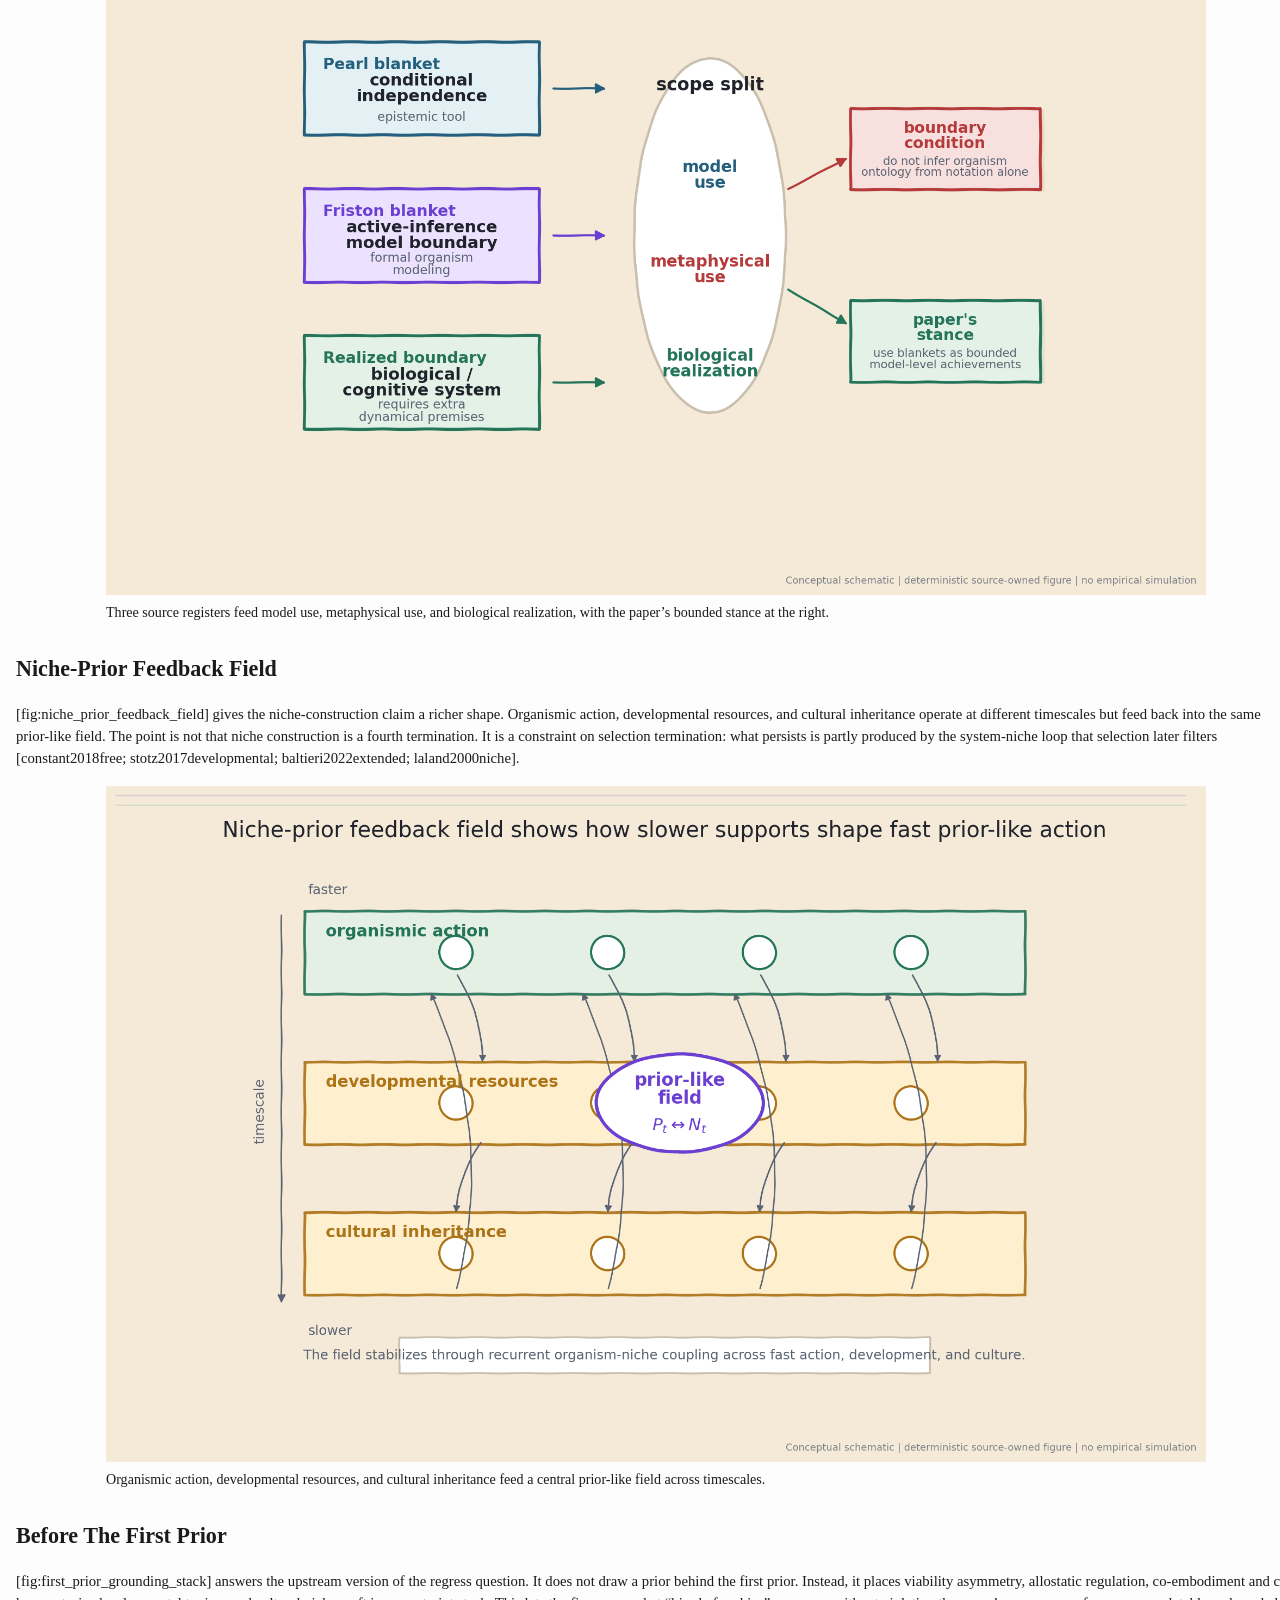
<file: manuscript__03_results.html>
<!DOCTYPE html>
<html lang="en" xmlns="http://www.w3.org/1999/xhtml">
<head>
  <meta charset="utf-8" />
  <meta name="generator" content="pandoc 3.10" />
  <meta name="viewport" content="width=device-width, initial-scale=1.0, user-scalable=yes" />
  <title>03_results.md.web</title>
  <style>
    /* Default styles provided by pandoc.
    ** See https://pandoc.org/MANUAL.html#variables-for-html for config info.
    */
    html {
      color: #1a1a1a;
      background-color: #fdfdfd;
    }
    body {
      margin: 0 auto;
      max-width: 36em;
      padding-left: 50px;
      padding-right: 50px;
      padding-top: 50px;
      padding-bottom: 50px;
      hyphens: auto;
      overflow-wrap: break-word;
      text-rendering: optimizeLegibility;
      font-kerning: normal;
    }
    @media (max-width: 600px) {
      body {
        font-size: 0.9em;
        padding: 12px;
      }
      h1 {
        font-size: 1.8em;
      }
    }
    @media print {
      html {
        background-color: white;
      }
      body {
        background-color: transparent;
        color: black;
        font-size: 12pt;
      }
      p, h2, h3 {
        orphans: 3;
        widows: 3;
      }
      h2, h3, h4 {
        page-break-after: avoid;
      }
    }
    p {
      margin: 1em 0;
    }
    a {
      color: #1a1a1a;
    }
    a:visited {
      color: #1a1a1a;
    }
    img {
      max-width: 100%;
    }
    svg {
      height: auto;
      max-width: 100%;
    }
    h1, h2, h3, h4, h5, h6 {
      margin-top: 1.4em;
    }
    h5, h6 {
      font-size: 1em;
      font-style: italic;
    }
    h6 {
      font-weight: normal;
    }
    ol, ul {
      padding-left: 1.7em;
      margin-top: 1em;
    }
    li > ol, li > ul {
      margin-top: 0;
    }
    blockquote {
      margin: 1em 0 1em 1.7em;
      padding-left: 1em;
      border-left: 2px solid #e6e6e6;
      color: #606060;
    }
    code {
      white-space: pre-wrap;
      font-family: Menlo, Monaco, Consolas, 'Lucida Console', monospace;
      font-size: 85%;
      margin: 0;
      hyphens: manual;
    }
    pre {
      margin: 1em 0;
      overflow: auto;
    }
    pre code {
      padding: 0;
      overflow: visible;
      overflow-wrap: normal;
    }
    .sourceCode {
     background-color: transparent;
     overflow: visible;
    }
    hr {
      border: none;
      border-top: 1px solid #1a1a1a;
      height: 1px;
      margin: 1em 0;
    }
    table {
      margin: 1em 0;
      border-collapse: collapse;
      width: 100%;
      overflow-x: auto;
      display: block;
      font-variant-numeric: lining-nums tabular-nums;
    }
    table caption {
      margin-bottom: 0.75em;
    }
    tbody {
      margin-top: 0.5em;
      border-top: 1px solid #1a1a1a;
      border-bottom: 1px solid #1a1a1a;
    }
    th {
      border-top: 1px solid #1a1a1a;
      padding: 0.25em 0.5em 0.25em 0.5em;
    }
    td {
      padding: 0.125em 0.5em 0.25em 0.5em;
    }
    header {
      margin-bottom: 4em;
      text-align: center;
    }
    #TOC li {
      list-style: none;
    }
    #TOC ul {
      padding-left: 1.3em;
    }
    #TOC > ul {
      padding-left: 0;
    }
    #TOC a:not(:hover) {
      text-decoration: none;
    }
    span.smallcaps{font-variant: small-caps;}
    div.columns{display: flex; gap: 1.5em;}
    div.column{flex: auto;}
    @media screen {
    div.columns{gap: min(4vw, 1.5em);}
    div.column{overflow-x: auto;}
    }
    div.hanging-indent{margin-left: 1.5em; text-indent: -1.5em;}
    /* The extra [class] is a hack that increases specificity enough to
       override a similar rule in reveal.js */
    ul.task-list[class]{list-style: none;}
    ul.task-list li input[type="checkbox"] {
      font-size: inherit;
      width: 0.8em;
      margin: 0 0.8em 0.2em -1.6em;
      vertical-align: middle;
    }
  </style>

<link data-template-favicon rel="icon" href="favicon.ico">

<style data-prior-cognitive-art-layout="compact">/* Project-owned overrides appended after the shared Pandoc stylesheet. */
html {
  background: #fdfdfd;
}

body {
  max-width: none;
  width: 100%;
  margin: 0;
  padding: 1rem 1rem 2rem;
  font-size: 0.92rem;
  line-height: 1.48;
}

header {
  margin-bottom: 2rem;
}

figure {
  margin: 1rem 0 1.25rem;
}

figure img,
figure svg {
  display: block;
  width: min(100%, 1100px);
  margin: 0 auto;
}

figcaption {
  max-width: 1100px;
  margin: 0.45rem auto 0;
  font-size: 0.88rem;
  line-height: 1.4;
}

table {
  font-size: 0.88rem;
}

@media (max-width: 600px) {
  body {
    padding: 0.5rem 0.45rem 1.25rem;
    font-size: 0.9rem;
  }

  header {
    margin-bottom: 1.25rem;
  }
}
</style>
</head>
<body>
<main id="main-content">
<h1 id="sec:visual-atlas">Visual Atlas: Eighteen Deterministic Argument
Diagrams</h1>
<p>This section is called a visual atlas rather than results because the
paper does not run experiments. It contains 18 conceptual argument
diagrams generated from the static source inventory. The complete
21-figure set also includes 3 contract diagrams in
[sec:formal-supplement]; those supplement figures validate claims,
symbols, and text rather than add new substantive arguments. The one
deterministic simulation trace is an authored formal-state sequence, not
stochastic sampling or empirical evidence. Every figure is source-owned,
captioned, and given generated accessibility text.</p>
<h2 id="tinbergen-axes">Tinbergen Axes</h2>
<p>[fig:tinbergen_axes] shows the central correction. Tinbergen’s four
questions form two axes, not a stacked series of causes. The quadrant
that creates regress pressure is ontogeny when it is made to answer more
than it can answer. Recent work that re-levels Tinbergen into causes and
consequences sharpens the same point: the questions can be reorganized,
but they cannot be collapsed into one explanatory kind
[bergman2022leveling].</p>
<figure id="fig:tinbergen_axes">
<img src="figures/tinbergen_axes.png"
alt="Four colored panels arrange mechanism, function, ontogeny, and phylogeny on crossed proximate-ultimate and static-developmental axes." />
<figcaption>Four colored panels arrange mechanism,
function, ontogeny, and phylogeny on crossed proximate-ultimate and
static-developmental axes.</figcaption>
</figure>
<h2 id="hyperprior-regress-and-termination">Hyperprior Regress And
Termination</h2>
<p>[fig:regress_terminations] maps the formal parallel between
hierarchical Bayes and developmental inheritance. A prior on a prior can
always be extended upward. A developmental prior that selects another
developmental prior can always be extended backward. The explanatory
task is not to add another level; it is to name the stopping condition.
The pragmatic branch is continuous with Bayesian workflow discipline: a
prior is justified by model adequacy and regularization, not by
discovering an ultimate meta-prior [gelman2013philosophy;
simpson2017penalising].</p>
<figure id="fig:regress_terminations">
<img src="figures/regress_terminations.png"
alt="A prior leads to a hyperprior and then another level, above three exits labeled pragmatic, selection, and self-referential termination." />
<figcaption>A prior leads to a hyperprior and then
another level, above three exits labeled pragmatic, selection, and
self-referential termination.</figcaption>
</figure>
<h2 id="prior-as-settled-equilibrium">Prior As Settled Equilibrium</h2>
<p>[fig:prior_equilibrium_map] sketches the fixed-point move. In this
framing, a prior is not an object inside the system that needs another
prior above it. It is the settled organization of perception, action,
and boundary maintenance that persists. This is where the argument sits
closest to free-energy and autopoietic readings of cognition
[friston2010free; maturana1980autopoiesis].</p>
<figure id="fig:prior_equilibrium_map">
<img src="figures/prior_equilibrium_map.png"
alt="Concentric loops connect blanket persistence, environmental viability, and action-perception closure around a prior-like settled organization." />
<figcaption>Concentric loops connect blanket
persistence, environmental viability, and action-perception closure
around a prior-like settled organization.</figcaption>
</figure>
<h2 id="ontogeny-and-hyperprior-shape">Ontogeny And Hyperprior
Shape</h2>
<p>[fig:ontogeny_hyperprior_parallel] makes the structural analogy
explicit. In hierarchical Bayes, a prior can be justified by a
hyperprior, which can be justified by another hyperprior. In an
ontogenetic-only biological account, a current prior can be justified by
a developmental selector, which can then be asked to justify its own
source. The point is not that these are the same substantive theory. The
point is that they share a regress shape.</p>
<figure id="fig:ontogeny_hyperprior_parallel">
<img src="figures/ontogeny_hyperprior_parallel.png"
alt="Parallel Bayesian and developmental chains show that adding another prior or selector repeats the same deferral shape." />
<figcaption>Parallel Bayesian and developmental
chains show that adding another prior or selector repeats the same
deferral shape.</figcaption>
</figure>
<h2 id="selection-filter">Selection Filter</h2>
<p>[fig:selection_filter] distinguishes selection closure from merely
adding another historical layer. Function and phylogeny do not answer
every sense of “why” the prior exists; they explain persistence by
filtering the space of candidate forms. Fragile, overfit, or
miscalibrated priors do not remain available as the objects whose origin
we ask about. The figure therefore represents a selection-based closure
of the availability question, not a complete causal history of the
individual prior.</p>
<figure id="fig:selection_filter">
<img src="figures/selection_filter.png"
alt="Candidate prior-like forms pass through a function-and-phylogeny viability filter, leaving a persisting prior form." />
<figcaption>Candidate prior-like forms pass through a
function-and-phylogeny viability filter, leaving a persisting prior
form.</figcaption>
</figure>
<h2 id="policy-entanglement-bridge">Policy Entanglement Bridge</h2>
<p>[fig:policy_entanglement_bridge] sketches why the argument sits
beside policy-entanglement work. If lambda-decomposition extracts
policy, state, and prior-like factors from an already joint structure,
then those factors are useful cuts rather than proof that the factors
were ontologically first. This is the same explanatory posture as
fixed-point termination: organization can precede the decomposition that
later makes it legible.</p>
<figure id="fig:policy_entanglement_bridge">
<img src="figures/policy_entanglement_bridge.png"
alt="A joint organization branches into policy, prior-like constraint, and state factors after lambda-decomposition." />
<figcaption>A joint organization branches into
policy, prior-like constraint, and state factors after
lambda-decomposition.</figcaption>
</figure>
<h2 id="niche-co-construction">Niche Co-Construction</h2>
<p>[fig:niche_construction_diagram] shows how the prior-like structure
is co-shaped by organism and environment. The niche-construction reading
does not eliminate selection — viability still filters what can persist
— but it shows that the filter is not purely external. The prior is not
fully given by the environment nor fully endogenous; it is co-shaped by
the reciprocal interaction [odling_smee2003niche; laland2000niche;
constant2018free].</p>
<figure id="fig:niche_construction_diagram">
<img src="figures/niche_construction_diagram.png"
alt="Organism and environment or niche reciprocally shape a central prior-like structure through two-way arrows." />
<figcaption>Organism and environment or niche
reciprocally shape a central prior-like structure through two-way
arrows.</figcaption>
</figure>
<h2 id="markov-blanket-as-achievement">Markov Blanket As
Achievement</h2>
<p>[fig:markov_blanket_achievement] shows the Markov blanket as a
self-maintaining model boundary rather than an externally imposed
partition. When the blanket is treated as an achievement of the system,
the prior-like structure becomes part of what the model describes the
system as maintaining, not a parameter received from a higher level
[kirchhoff2018markov; friston2013life]. The figure also marks the scope
boundary introduced by recent critiques: the notation is not enough by
itself to settle organismal or cognitive ontology
[bruineberg2022emperor; raja2021markov].</p>
<figure id="fig:markov_blanket_achievement">
<img src="figures/markov_blanket_achievement.png"
alt="A settled system sits inside a model boundary separating internal and external states, with a warning against reading the boundary as literal ontology." />
<figcaption>A settled system sits inside a model
boundary separating internal and external states, with a warning against
reading the boundary as literal ontology.</figcaption>
</figure>
<h2 id="explanatory-complementarity">Explanatory Complementarity</h2>
<p>[fig:explanatory_complementarity_matrix] shows the four Tinbergen
questions as complementary perspectives rather than rival hypotheses.
The regress appears when one question is asked to carry the load of all
four; the framework itself does not force it [bateson2004toward;
bergman2022leveling].</p>
<figure id="fig:explanatory_complementarity_matrix">
<img src="figures/explanatory_complementarity_matrix.png"
alt="A four-by-four matrix highlights each Tinbergen question on the diagonal and coordination signs in off-diagonal cells." />
<figcaption>A four-by-four matrix highlights each
Tinbergen question on the diagonal and coordination signs in
off-diagonal cells.</figcaption>
</figure>
<h2 id="active-inference-cycle">Active Inference Cycle</h2>
<p>[fig:active_inference_cycle] shows how active inference closes the
action-perception loop. The prior serves a coupled process in which
variational free energy evaluates approximate inference and expected
free energy evaluates policy selection; the two objectives should not be
conflated [friston2012agency; friston2015active; da_costa2020active].
This closes the explanatory loop: the prior is not merely a parameter
for belief updating but a constraint on the coupled perception-action
system.</p>
<figure id="fig:active_inference_cycle">
<img src="figures/active_inference_cycle.png"
alt="Perception, inference, action, and policy selection form a clockwise loop with distinct F and G roles." />
<figcaption>Perception, inference, action, and policy
selection form a clockwise loop with distinct F and G
roles.</figcaption>
</figure>
<h2 id="variational-free-energy-landscape">Variational Free Energy
Landscape</h2>
<p>[fig:variational_free_energy_landscape] shows the free-energy
landscape as a relative variational-bound landscape. The prior-like
structure is not presented as the literal floor of a vanishing
free-energy surface. Instead, the figure marks a model-internal settling
interpretation: under the bound, approximate posterior structure can
approach a target posterior without turning the prior’s origin into an
empirical result [friston2010free; friston2013life; blei2017variational;
friston2023simpler].</p>
<figure id="fig:variational_free_energy_landscape">
<img src="figures/variational_free_energy_landscape.png"
alt="A qualitative basin shows an initial approximate posterior moving toward a target posterior under a relative variational bound." />
<figcaption>A qualitative basin shows an initial
approximate posterior moving toward a target posterior under a relative
variational bound.</figcaption>
</figure>
<h2 id="deterministic-simulation-trace">Deterministic Simulation
Trace</h2>
<p>[fig:deterministic_simulation_trace] is the manuscript’s only
simulation-named artifact, and its scope is intentionally narrow. It
shows deterministic simulation as an ordered trace over formal state
labels: a question about the prior, exposure of regress, Tinbergen
partition, termination choice, and fixed-point settlement. The figure
does not model cognition, sample outcomes, estimate effects, or report
performance; it makes the formal state transition surface
inspectable.</p>
<figure id="fig:deterministic_simulation_trace">
<img src="figures/deterministic_simulation_trace.png"
alt="Five colored formal states progress from asking about a prior through regress, partition, termination, and settled organization." />
<figcaption>Five colored formal states progress from
asking about a prior through regress, partition, termination, and
settled organization.</figcaption>
</figure>
<h2 id="scale-recurrence">Scale Recurrence</h2>
<p>[fig:scale_recurrence_diagram] shows that the regress-termination
problem recurs at multiple scales. The fixed-point move applies at the
cellular, organismic, and social levels without requiring a new hidden
prior at each transition [friston2013life; kirchhoff2018markov]. The
same category shift applies recursively: the prior-like settlement at
one scale becomes the substrate for the next.</p>
<figure id="fig:scale_recurrence_diagram">
<img src="figures/scale_recurrence_diagram.png"
alt="Cellular, organismic, and social panels repeat a fixed-point equation and connect downward through a recurrence operator R." />
<figcaption>Cellular, organismic, and social panels
repeat a fixed-point equation and connect downward through a recurrence
operator R.</figcaption>
</figure>
<h2 id="source-claim-boundary-map">Source-Claim Boundary Map</h2>
<p>[fig:source_claim_boundary_map] makes the scholarship contract
visible. The publication pass does not treat every discovered source as
equal. Discovery scans surface candidates; primary or scholarly
verification decides whether a source is accepted, rejected, or
deferred; and only accepted sources attached to claim ledger entries
reach the manuscript. This is the paper’s answer to citation inflation:
sources enter only where they bound or strengthen a live claim.</p>
<figure id="fig:source_claim_boundary_map">
<img src="figures/source_claim_boundary_map.png"
alt="Candidate sources pass through verification, accepted or rejected layers, and a claim ledger before reaching manuscript and formal outputs." />
<figcaption>Candidate sources pass through
verification, accepted or rejected layers, and a claim ledger before
reaching manuscript and formal outputs.</figcaption>
</figure>
<h2 id="aesthetic-prior-craft-map">Aesthetic Prior-Craft Map</h2>
<p>[fig:aesthetic_prior_craft_map] makes the title’s art claim
inspectable. It does not route all aesthetic experience through
prediction error. Instead, it shows three supporting lines feeding one
bounded claim: predictive aesthetics for staged expectation, 4E and
material-engagement scholarship for situated practice, and
neuroaesthetic scope controls for sensory, valuation, and meaning
systems [frascaroli2024aesthetics; burnett2020four_e;
chatterjee2014neuroaesthetics; wynn2021four_e]. The figure also keeps
the claim ceiling in view: prior-craft is not a theory of artist
intention or neural updating. The point is narrower and stronger:
artworks and art-making can arrange encounters with expectation,
affordance, accident, affect, and meaning [dewey1934art; noe2015strange;
malafouris2013things; malafouris2023enactychism].</p>
<figure id="fig:aesthetic_prior_craft_map">
<img src="figures/aesthetic_prior_craft_map.png"
alt="Predictive aesthetics, four-E practice, and neuroaesthetic scope converge on bounded prior-craft beside a claim ceiling." />
<figcaption>Predictive aesthetics, four-E practice,
and neuroaesthetic scope converge on bounded prior-craft beside a claim
ceiling.</figcaption>
</figure>
<h2 id="markov-blanket-scope-split">Markov Blanket Scope Split</h2>
<p>[fig:markov_blanket_scope_split] separates three uses of Markov
blankets: Pearl-style conditional-independence structure, Friston-style
active-inference model boundary, and realized organismal or cognitive
boundary. The split lets the argument use Markov blankets as part of
fixed-point explanation while preserving the critical distinction
emphasized by the recent debate [bruineberg2022emperor;
raja2021markov].</p>
<figure id="fig:markov_blanket_scope_split">
<img src="figures/markov_blanket_scope_split.png"
alt="Three source registers feed model use, metaphysical use, and biological realization, with the paper’s bounded stance at the right." />
<figcaption>Three source registers feed model use,
metaphysical use, and biological realization, with the paper’s bounded
stance at the right.</figcaption>
</figure>
<h2 id="niche-prior-feedback-field">Niche-Prior Feedback Field</h2>
<p>[fig:niche_prior_feedback_field] gives the niche-construction claim a
richer shape. Organismic action, developmental resources, and cultural
inheritance operate at different timescales but feed back into the same
prior-like field. The point is not that niche construction is a fourth
termination. It is a constraint on selection termination: what persists
is partly produced by the system-niche loop that selection later filters
[constant2018free; stotz2017developmental; baltieri2022extended;
laland2000niche].</p>
<figure id="fig:niche_prior_feedback_field">
<img src="figures/niche_prior_feedback_field.png"
alt="Organismic action, developmental resources, and cultural inheritance feed a central prior-like field across timescales." />
<figcaption>Organismic action, developmental
resources, and cultural inheritance feed a central prior-like field
across timescales.</figcaption>
</figure>
<h2 id="before-the-first-prior">Before The First Prior</h2>
<p>[fig:first_prior_grounding_stack] answers the upstream version of the
regress question. It does not draw a prior behind the first prior.
Instead, it places viability asymmetry, allostatic regulation,
co-embodiment and co-homeostasis, developmental tuning, and cultural
niche craft in a constraint stack. This lets the figure say what “bias
before bias” can mean without violating the paper’s scope: some forms
are regulatable and reachable before they are available as explicit
priors [ciaunica2021first_prior; allen2018body_first_prior;
sterling2012allostasis].</p>
<figure id="fig:first_prior_grounding_stack">
<img src="figures/first_prior_grounding_stack.png"
alt="A layered stack moves from viability and regulation through co-homeostasis and development to cultural priors, rejecting a hidden prior-before-priors." />
<figcaption>A layered stack moves from viability and
regulation through co-homeostasis and development to cultural priors,
rejecting a hidden prior-before-priors.</figcaption>
</figure>
<h2 id="figure-manifest">Figure Manifest</h2>
<p>The visual atlas contains 18 argument diagrams. The formal supplement
adds 3 contract diagrams, for 21 source-owned visualizations in
total.</p>
<ul>
<li><code>tinbergen_axes.png</code>: Four colored panels hold
Tinbergen’s questions in tension rather than stacking them into a causal
ladder. Read across scale and then down temporality: mechanism and
function can close local questions about present organization and
current use, while ontogeny and phylogeny ask how that form was shaped
and retained. The key visual warning is that the regress appears when
one panel, usually ontogeny, is asked to speak for the whole grid. The
figure therefore turns a familiar taxonomy into a guardrail against
explaining a prior by merely naming its developmental source.</li>
<li><code>regress_terminations.png</code>: The upper chain is
deliberately too easy to extend: a prior receives a hyperprior, then
that hyperprior seems to need its own warrant. The lower register names
the three different ways the picture can stop without pretending the
next box solves the problem. Pragmatic, selection, and fixed-point
endings are visualized as explanatory disciplines, not as empirical
discoveries of prior origins. The point is not that the endings are
interchangeable; each buys closure at a different price: formal
sufficiency, viability filtering, or a category shift from hidden cause
to settled organization.</li>
<li><code>prior_equilibrium_map.png</code>: The circular composition
makes the fixed-point move visible: the prior is not another hidden
object above the system, but the settled organization of the system’s
own process. Blanket persistence, action-perception closure, and
environmental viability feed back into the same maintained form. The
claim is a category shift about what is being explained, not a numerical
equilibrium result. The figure should be read as a maintenance grammar:
the explanatory target is the stable pattern by which the system keeps
being the kind of system that can carry prior-like constraints.</li>
<li><code>ontogeny_hyperprior_parallel.png</code>: The two horizontal
chains are drawn as visual echoes. A Bayesian hyperprior and an
ontogenetic selector are not the same biological claim, but both can
defer the question to the source that licensed the current prior. The
red bracket marks that shared silhouette of deferral while preserving
the difference between formal hierarchy and developmental history. The
bottom warning is the important reading instruction: adding another
selector, tutor, developmental episode, or higher prior can continue the
chain without explaining why the chain is allowed to terminate.</li>
<li><code>selection_filter.png</code>: Candidate prior-like forms enter
as a rough population, not as equal explanatory successes. The
function-plus-phylogeny funnel removes forms that cannot remain
available as persisting targets: fragile, miscalibrated, or overfit
structures drop out of the story. Selection blocks regress by explaining
availability through viability rather than placing one more selector
behind the filter. The figure deliberately leaves individual fine
structure outside the funnel’s answer, because selection explains why a
form is available to inherit, use, or refine, not every detail of how
one organism acquired it.</li>
<li><code>policy_entanglement_bridge.png</code>: The large joint form on
the left is intentionally prior to the separated boxes on the right.
Lambda-decomposition makes policy, prior-like constraint, and state
factor legible after the analytic cut, but it does not prove that those
factors were ontologically first. The bridge keeps the argument focused
on how cleaned-up factors are extracted from an already organized field.
This matters for the paper’s prior-origin question because a formal
decomposition can clarify a system without becoming a story about the
historical order in which the system’s parts came to be.</li>
<li><code>formal_claim_dependency_map.png</code>: The map turns the
formal supplement into a provenance surface. Claims F1-F12 are not
decorative theorem labels; they are grounded in source records for axes,
regress shape, termination moves, joint structure, niche, blanket,
complementarity, and trace boundaries. Numbering follows source order,
so prose, figures, and formal labels have to move together. The arrows
record grounding, not theorem-level entailment. The figure’s job is
editorial as much as philosophical: it shows where a reader can ask
which source-owned record authorizes each formal move.</li>
<li><code>symbol_glossary_closure.png</code>: The paired panels make a
simple editorial demand: every formal mark used by a claim must be
defined, and every definition must be used. This turns notation from
ornament into an accountable surface of the manuscript. If the two sides
fall out of correspondence, the package fails before render. The visual
symmetry is intentionally blunt: a symbol that appears only in prose
decoration, or a glossary row that never serves a claim, would make the
formal supplement less trustworthy rather than more impressive.</li>
<li><code>text_validation_ladder.png</code>: The ladder treats the paper
as something made, not merely written. Source records hydrate reports,
figures, tokens, and render surfaces; validation then climbs the same
stack after generation. A drifting caption, registry row, or prose token
is therefore not a minor typo but a contract error in the artifact
pipeline. The figure also explains why the project keeps manuscript
prose, dashboard data, figure metadata, and validator output in the same
loop instead of treating them as separate publication chores.</li>
<li><code>niche_construction_diagram.png</code>: The central prior is
drawn between organism and niche because neither side owns the
explanation alone. Organisms act into environments that answer back as
altered regularities, affordances, and selection pressures. Viability
still filters what persists, but the filter is partly made by the
organism-niche loop it later appears to judge. The two-way arrows
prevent the figure from becoming a simple environmental imprint model:
priors are co-shaped by what organisms do, what niches make available,
and what remains viable across that reciprocal history.</li>
<li><code>markov_blanket_achievement.png</code>: The boundary is
deliberately drawn as a model-level partition M=(a,s) whose
conditional-independence relation screens internal from external states.
It is associated with settled organization, not read off the world as a
literal membrane. The image keeps formal usefulness and ontological
restraint in the same frame. It therefore supports the manuscript’s
blanket language while blocking a stronger claim that the notation alone
discovers the true edge of an organism, artwork, or cognitive
system.</li>
<li><code>explanatory_complementarity_matrix.png</code>: The matrix lets
each Tinbergen question meet the others without being absorbed by them.
Diagonal cells name each explanatory mode; off-diagonal cells mark
places where coordination is legitimate but reduction is not. The
regress is not caused by asking several questions. It is caused by
collapsing their different jobs into one overburdened answer. The plus
signs should be read as invitations to coordinate mechanism, function,
ontogeny, and phylogeny, not as permission to translate all four into a
single master vocabulary.</li>
<li><code>active_inference_cycle.png</code>: The loop makes active
inference a practice rather than a passive estimate. Perception and
inference are evaluated through variational free energy, while policy
selection is evaluated through expected free energy; the objectives
remain distinct inside one action-perception loop. Prior-like structure
is a constraint in that coupled organization, not merely a static number
placed before observation. The center of the image marks inferential
pressure, while the cycle shows why that pressure only matters inside an
organism-world practice of sensing, selecting, and acting.</li>
<li><code>variational_free_energy_landscape.png</code>: The basin is a
picture of relative settlement inside a model, not a claim that free
energy literally falls to zero. The marked path shows an approximate
posterior moving toward a target posterior under a tractable bound. The
figure supports a bounded settling metaphor for prior-like constraint
while refusing an empirical origin story for priors. The color field is
schematic geometry rather than observed data, so the reader should take
it as a disciplined analogy for variational closure, not as a fitted
result.</li>
<li><code>deterministic_simulation_trace.png</code>: The trace borrows
the visual grammar of a state diagram while staying inside the paper’s
conceptual scope. Each node is an authored formal state: question,
regress, Tinbergen partition, termination choice, and fixed-point
settlement. The arrows record argumentative order only; the invariants
block stochastic, synthetic-data, performance, or effect-size readings.
The figure is included because ordered formal commitments are easier to
audit visually, not because the paper runs a cognitive simulation.</li>
<li><code>scale_recurrence_diagram.png</code>: The three panels repeat
the fixed-point grammar at cellular, organismic, and social registers. A
prior-like settlement at one scale can become substrate for another
through R, but the image does not smuggle in a new hidden prior at each
transition. It shows recurrence of an explanatory problem, not
mathematical scale invariance or empirical self-similarity. The repeated
grammar invites comparison without erasing scale-specific mechanisms,
histories, and material supports.</li>
<li><code>source_claim_boundary_map.png</code>: The map makes citation
discipline part of the artwork of the paper. Discovery candidates do not
flow directly into prose; they pass through verification and
claim-ledger boundaries before reaching manuscript claims, formal
inventory, or visual atlas. Rejected and deferred sources stay visible
so scholarship does not become unbounded accumulation. The image also
marks a practical rule for future edits: a source can expand the paper
only when it changes a live claim, a boundary condition, or a generated
artifact contract.</li>
<li><code>aesthetic_prior_craft_map.png</code>: This figure is the
paper’s most self-conscious art claim. Predictive aesthetics,
4E/material engagement, and neuroaesthetic scope converge on
prior-craft: artworks can stage encounters with expectation, ambiguity,
affordance, affect, and meaning. The red ceiling matters as much as the
purple center: this is not a total theory of art, intention, culture, or
neural updating. The figure’s value is to keep the title term active
without letting it become an empirical claim that art directly installs
or rewires priors.</li>
<li><code>markov_blanket_scope_split.png</code>: The split makes three
registers visible before they can be collapsed: a
conditional-independence structure, an active-inference model boundary,
and a realized biological or cognitive boundary. The first two support
the paper’s model-level argument. The third requires additional
dynamical and philosophical premises, so it is held behind an explicit
boundary condition. The right-hand boxes state the operational rule: use
blankets to discipline model talk, not to shortcut the ontology of
living or cognitive systems.</li>
<li><code>niche_prior_feedback_field.png</code>: The field layers fast
organismal action, slower developmental resources, and still slower
cultural inheritance. Prior-like structure stabilizes through the
recurrence among these bands, including material and cultural scaffolds,
rather than arriving from organism or environment alone. The field
constrains selection termination without becoming a fourth stopping
rule. The timescale arrow is part of the argument: what looks like an
individual’s prior may depend on slower supports that were already
arranged by development, culture, and niche construction.</li>
<li><code>first_prior_grounding_stack.png</code>: The stack answers the
RedTeam question by refusing the easy move of placing one more prior
behind the first prior. Viability asymmetry, homeostatic and allostatic
regulation, co-embodiment and co-homeostasis, developmental tuning, and
cultural niche craft are shown as enabling constraints before explicit
belief-like priors. The bottom boundary is part of the claim: upstream
bias is a history of regulation and support, not an empirical discovery
of a literal prior-before-priors. The stack improves the manuscript’s
origin story by showing how bias can be real, structured, and inherited
without being another belief waiting at the beginning of the chain.</li>
</ul>
</main>
</body>
</html>
</file>
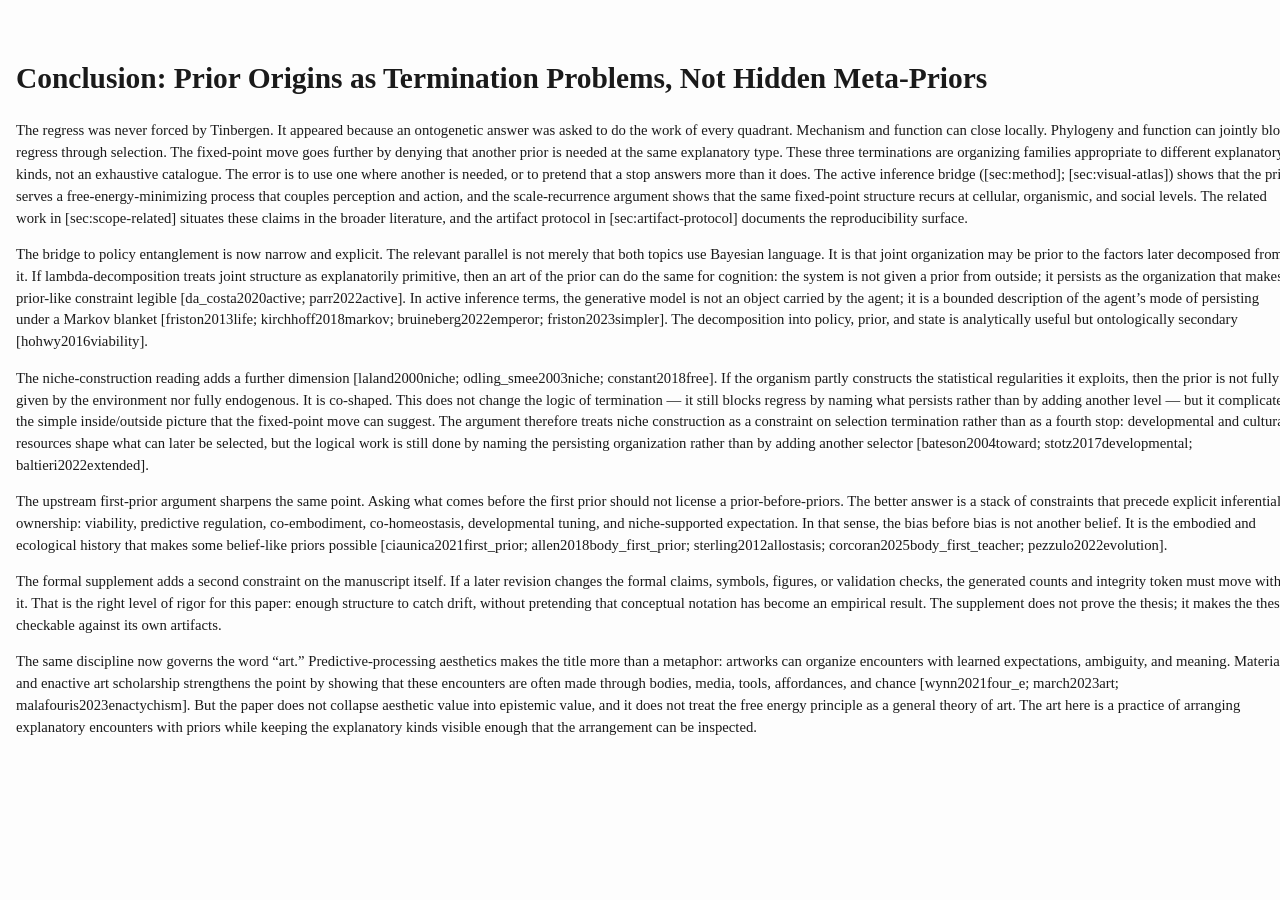
<file: manuscript__04_conclusion.html>
<!DOCTYPE html>
<html lang="en" xmlns="http://www.w3.org/1999/xhtml">
<head>
  <meta charset="utf-8" />
  <meta name="generator" content="pandoc 3.10" />
  <meta name="viewport" content="width=device-width, initial-scale=1.0, user-scalable=yes" />
  <title>04_conclusion.md.web</title>
  <style>
    /* Default styles provided by pandoc.
    ** See https://pandoc.org/MANUAL.html#variables-for-html for config info.
    */
    html {
      color: #1a1a1a;
      background-color: #fdfdfd;
    }
    body {
      margin: 0 auto;
      max-width: 36em;
      padding-left: 50px;
      padding-right: 50px;
      padding-top: 50px;
      padding-bottom: 50px;
      hyphens: auto;
      overflow-wrap: break-word;
      text-rendering: optimizeLegibility;
      font-kerning: normal;
    }
    @media (max-width: 600px) {
      body {
        font-size: 0.9em;
        padding: 12px;
      }
      h1 {
        font-size: 1.8em;
      }
    }
    @media print {
      html {
        background-color: white;
      }
      body {
        background-color: transparent;
        color: black;
        font-size: 12pt;
      }
      p, h2, h3 {
        orphans: 3;
        widows: 3;
      }
      h2, h3, h4 {
        page-break-after: avoid;
      }
    }
    p {
      margin: 1em 0;
    }
    a {
      color: #1a1a1a;
    }
    a:visited {
      color: #1a1a1a;
    }
    img {
      max-width: 100%;
    }
    svg {
      height: auto;
      max-width: 100%;
    }
    h1, h2, h3, h4, h5, h6 {
      margin-top: 1.4em;
    }
    h5, h6 {
      font-size: 1em;
      font-style: italic;
    }
    h6 {
      font-weight: normal;
    }
    ol, ul {
      padding-left: 1.7em;
      margin-top: 1em;
    }
    li > ol, li > ul {
      margin-top: 0;
    }
    blockquote {
      margin: 1em 0 1em 1.7em;
      padding-left: 1em;
      border-left: 2px solid #e6e6e6;
      color: #606060;
    }
    code {
      white-space: pre-wrap;
      font-family: Menlo, Monaco, Consolas, 'Lucida Console', monospace;
      font-size: 85%;
      margin: 0;
      hyphens: manual;
    }
    pre {
      margin: 1em 0;
      overflow: auto;
    }
    pre code {
      padding: 0;
      overflow: visible;
      overflow-wrap: normal;
    }
    .sourceCode {
     background-color: transparent;
     overflow: visible;
    }
    hr {
      border: none;
      border-top: 1px solid #1a1a1a;
      height: 1px;
      margin: 1em 0;
    }
    table {
      margin: 1em 0;
      border-collapse: collapse;
      width: 100%;
      overflow-x: auto;
      display: block;
      font-variant-numeric: lining-nums tabular-nums;
    }
    table caption {
      margin-bottom: 0.75em;
    }
    tbody {
      margin-top: 0.5em;
      border-top: 1px solid #1a1a1a;
      border-bottom: 1px solid #1a1a1a;
    }
    th {
      border-top: 1px solid #1a1a1a;
      padding: 0.25em 0.5em 0.25em 0.5em;
    }
    td {
      padding: 0.125em 0.5em 0.25em 0.5em;
    }
    header {
      margin-bottom: 4em;
      text-align: center;
    }
    #TOC li {
      list-style: none;
    }
    #TOC ul {
      padding-left: 1.3em;
    }
    #TOC > ul {
      padding-left: 0;
    }
    #TOC a:not(:hover) {
      text-decoration: none;
    }
    span.smallcaps{font-variant: small-caps;}
    div.columns{display: flex; gap: 1.5em;}
    div.column{flex: auto;}
    @media screen {
    div.columns{gap: min(4vw, 1.5em);}
    div.column{overflow-x: auto;}
    }
    div.hanging-indent{margin-left: 1.5em; text-indent: -1.5em;}
    /* The extra [class] is a hack that increases specificity enough to
       override a similar rule in reveal.js */
    ul.task-list[class]{list-style: none;}
    ul.task-list li input[type="checkbox"] {
      font-size: inherit;
      width: 0.8em;
      margin: 0 0.8em 0.2em -1.6em;
      vertical-align: middle;
    }
  </style>

<link data-template-favicon rel="icon" href="favicon.ico">

<style data-prior-cognitive-art-layout="compact">/* Project-owned overrides appended after the shared Pandoc stylesheet. */
html {
  background: #fdfdfd;
}

body {
  max-width: none;
  width: 100%;
  margin: 0;
  padding: 1rem 1rem 2rem;
  font-size: 0.92rem;
  line-height: 1.48;
}

header {
  margin-bottom: 2rem;
}

figure {
  margin: 1rem 0 1.25rem;
}

figure img,
figure svg {
  display: block;
  width: min(100%, 1100px);
  margin: 0 auto;
}

figcaption {
  max-width: 1100px;
  margin: 0.45rem auto 0;
  font-size: 0.88rem;
  line-height: 1.4;
}

table {
  font-size: 0.88rem;
}

@media (max-width: 600px) {
  body {
    padding: 0.5rem 0.45rem 1.25rem;
    font-size: 0.9rem;
  }

  header {
    margin-bottom: 1.25rem;
  }
}
</style>
</head>
<body>
<main id="main-content">
<h1 id="sec:conclusion">Conclusion: Prior Origins as Termination
Problems, Not Hidden Meta-Priors</h1>
<p>The regress was never forced by Tinbergen. It appeared because an
ontogenetic answer was asked to do the work of every quadrant. Mechanism
and function can close locally. Phylogeny and function can jointly block
regress through selection. The fixed-point move goes further by denying
that another prior is needed at the same explanatory type. These three
terminations are organizing families appropriate to different
explanatory kinds, not an exhaustive catalogue. The error is to use one
where another is needed, or to pretend that a stop answers more than it
does. The active inference bridge ([sec:method]; [sec:visual-atlas])
shows that the prior serves a free-energy-minimizing process that
couples perception and action, and the scale-recurrence argument shows
that the same fixed-point structure recurs at cellular, organismic, and
social levels. The related work in [sec:scope-related] situates these
claims in the broader literature, and the artifact protocol in
[sec:artifact-protocol] documents the reproducibility surface.</p>
<p>The bridge to policy entanglement is now narrow and explicit. The
relevant parallel is not merely that both topics use Bayesian language.
It is that joint organization may be prior to the factors later
decomposed from it. If lambda-decomposition treats joint structure as
explanatorily primitive, then an art of the prior can do the same for
cognition: the system is not given a prior from outside; it persists as
the organization that makes prior-like constraint legible
[da_costa2020active; parr2022active]. In active inference terms, the
generative model is not an object carried by the agent; it is a bounded
description of the agent’s mode of persisting under a Markov blanket
[friston2013life; kirchhoff2018markov; bruineberg2022emperor;
friston2023simpler]. The decomposition into policy, prior, and state is
analytically useful but ontologically secondary
[hohwy2016viability].</p>
<p>The niche-construction reading adds a further dimension
[laland2000niche; odling_smee2003niche; constant2018free]. If the
organism partly constructs the statistical regularities it exploits,
then the prior is not fully given by the environment nor fully
endogenous. It is co-shaped. This does not change the logic of
termination — it still blocks regress by naming what persists rather
than by adding another level — but it complicates the simple
inside/outside picture that the fixed-point move can suggest. The
argument therefore treats niche construction as a constraint on
selection termination rather than as a fourth stop: developmental and
cultural resources shape what can later be selected, but the logical
work is still done by naming the persisting organization rather than by
adding another selector [bateson2004toward; stotz2017developmental;
baltieri2022extended].</p>
<p>The upstream first-prior argument sharpens the same point. Asking
what comes before the first prior should not license a
prior-before-priors. The better answer is a stack of constraints that
precede explicit inferential ownership: viability, predictive
regulation, co-embodiment, co-homeostasis, developmental tuning, and
niche-supported expectation. In that sense, the bias before bias is not
another belief. It is the embodied and ecological history that makes
some belief-like priors possible [ciaunica2021first_prior;
allen2018body_first_prior; sterling2012allostasis;
corcoran2025body_first_teacher; pezzulo2022evolution].</p>
<p>The formal supplement adds a second constraint on the manuscript
itself. If a later revision changes the formal claims, symbols, figures,
or validation checks, the generated counts and integrity token must move
with it. That is the right level of rigor for this paper: enough
structure to catch drift, without pretending that conceptual notation
has become an empirical result. The supplement does not prove the
thesis; it makes the thesis checkable against its own artifacts.</p>
<p>The same discipline now governs the word “art.” Predictive-processing
aesthetics makes the title more than a metaphor: artworks can organize
encounters with learned expectations, ambiguity, and meaning. Material
and enactive art scholarship strengthens the point by showing that these
encounters are often made through bodies, media, tools, affordances, and
chance [wynn2021four_e; march2023art; malafouris2023enactychism]. But
the paper does not collapse aesthetic value into epistemic value, and it
does not treat the free energy principle as a general theory of art. The
art here is a practice of arranging explanatory encounters with priors
while keeping the explanatory kinds visible enough that the arrangement
can be inspected.</p>
</main>
</body>
</html>
</file>
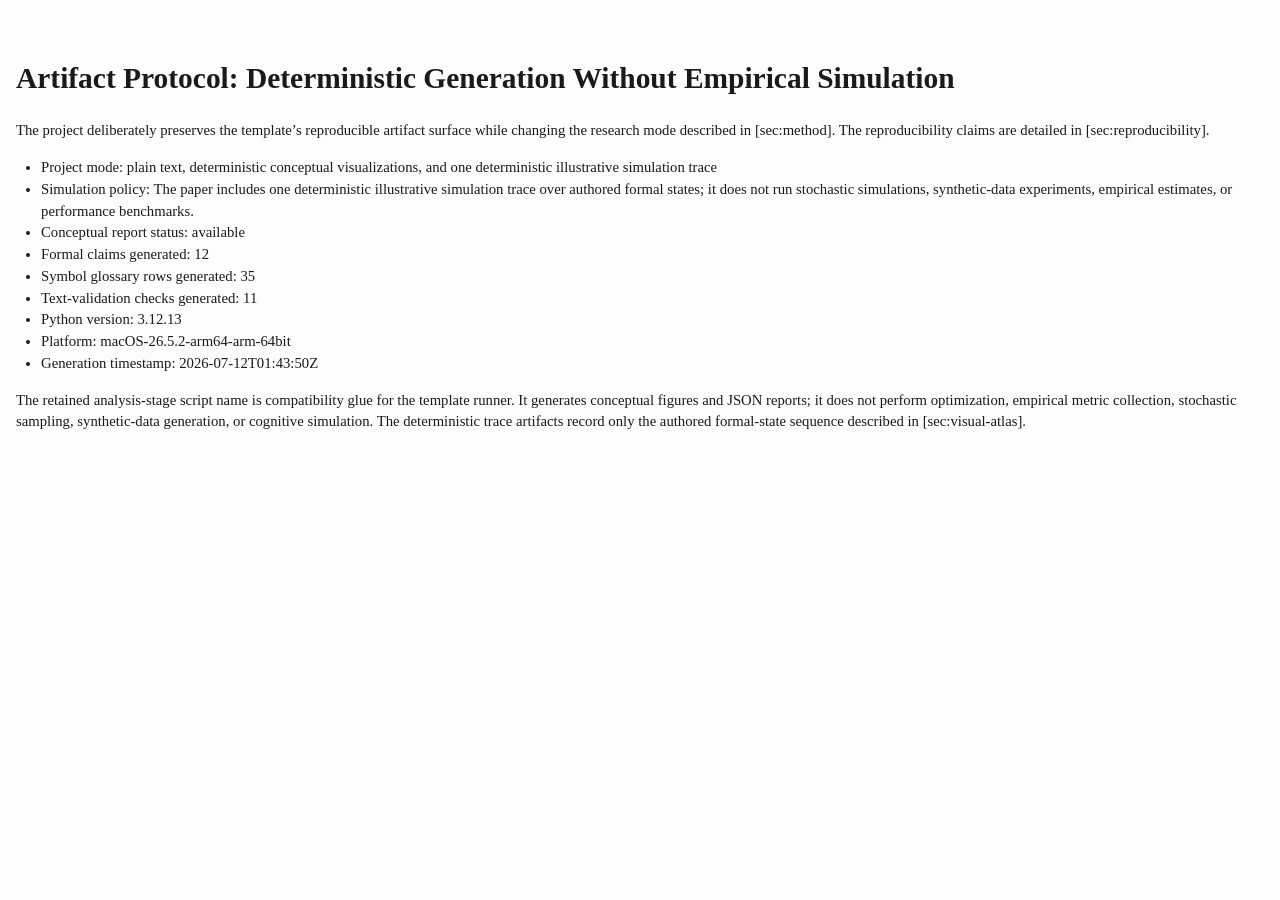
<file: manuscript__05_experimental_setup.html>
<!DOCTYPE html>
<html lang="en" xmlns="http://www.w3.org/1999/xhtml">
<head>
  <meta charset="utf-8" />
  <meta name="generator" content="pandoc 3.10" />
  <meta name="viewport" content="width=device-width, initial-scale=1.0, user-scalable=yes" />
  <title>05_experimental_setup.md.web</title>
  <style>
    /* Default styles provided by pandoc.
    ** See https://pandoc.org/MANUAL.html#variables-for-html for config info.
    */
    html {
      color: #1a1a1a;
      background-color: #fdfdfd;
    }
    body {
      margin: 0 auto;
      max-width: 36em;
      padding-left: 50px;
      padding-right: 50px;
      padding-top: 50px;
      padding-bottom: 50px;
      hyphens: auto;
      overflow-wrap: break-word;
      text-rendering: optimizeLegibility;
      font-kerning: normal;
    }
    @media (max-width: 600px) {
      body {
        font-size: 0.9em;
        padding: 12px;
      }
      h1 {
        font-size: 1.8em;
      }
    }
    @media print {
      html {
        background-color: white;
      }
      body {
        background-color: transparent;
        color: black;
        font-size: 12pt;
      }
      p, h2, h3 {
        orphans: 3;
        widows: 3;
      }
      h2, h3, h4 {
        page-break-after: avoid;
      }
    }
    p {
      margin: 1em 0;
    }
    a {
      color: #1a1a1a;
    }
    a:visited {
      color: #1a1a1a;
    }
    img {
      max-width: 100%;
    }
    svg {
      height: auto;
      max-width: 100%;
    }
    h1, h2, h3, h4, h5, h6 {
      margin-top: 1.4em;
    }
    h5, h6 {
      font-size: 1em;
      font-style: italic;
    }
    h6 {
      font-weight: normal;
    }
    ol, ul {
      padding-left: 1.7em;
      margin-top: 1em;
    }
    li > ol, li > ul {
      margin-top: 0;
    }
    blockquote {
      margin: 1em 0 1em 1.7em;
      padding-left: 1em;
      border-left: 2px solid #e6e6e6;
      color: #606060;
    }
    code {
      white-space: pre-wrap;
      font-family: Menlo, Monaco, Consolas, 'Lucida Console', monospace;
      font-size: 85%;
      margin: 0;
      hyphens: manual;
    }
    pre {
      margin: 1em 0;
      overflow: auto;
    }
    pre code {
      padding: 0;
      overflow: visible;
      overflow-wrap: normal;
    }
    .sourceCode {
     background-color: transparent;
     overflow: visible;
    }
    hr {
      border: none;
      border-top: 1px solid #1a1a1a;
      height: 1px;
      margin: 1em 0;
    }
    table {
      margin: 1em 0;
      border-collapse: collapse;
      width: 100%;
      overflow-x: auto;
      display: block;
      font-variant-numeric: lining-nums tabular-nums;
    }
    table caption {
      margin-bottom: 0.75em;
    }
    tbody {
      margin-top: 0.5em;
      border-top: 1px solid #1a1a1a;
      border-bottom: 1px solid #1a1a1a;
    }
    th {
      border-top: 1px solid #1a1a1a;
      padding: 0.25em 0.5em 0.25em 0.5em;
    }
    td {
      padding: 0.125em 0.5em 0.25em 0.5em;
    }
    header {
      margin-bottom: 4em;
      text-align: center;
    }
    #TOC li {
      list-style: none;
    }
    #TOC ul {
      padding-left: 1.3em;
    }
    #TOC > ul {
      padding-left: 0;
    }
    #TOC a:not(:hover) {
      text-decoration: none;
    }
    span.smallcaps{font-variant: small-caps;}
    div.columns{display: flex; gap: 1.5em;}
    div.column{flex: auto;}
    @media screen {
    div.columns{gap: min(4vw, 1.5em);}
    div.column{overflow-x: auto;}
    }
    div.hanging-indent{margin-left: 1.5em; text-indent: -1.5em;}
    /* The extra [class] is a hack that increases specificity enough to
       override a similar rule in reveal.js */
    ul.task-list[class]{list-style: none;}
    ul.task-list li input[type="checkbox"] {
      font-size: inherit;
      width: 0.8em;
      margin: 0 0.8em 0.2em -1.6em;
      vertical-align: middle;
    }
  </style>

<link data-template-favicon rel="icon" href="favicon.ico">

<style data-prior-cognitive-art-layout="compact">/* Project-owned overrides appended after the shared Pandoc stylesheet. */
html {
  background: #fdfdfd;
}

body {
  max-width: none;
  width: 100%;
  margin: 0;
  padding: 1rem 1rem 2rem;
  font-size: 0.92rem;
  line-height: 1.48;
}

header {
  margin-bottom: 2rem;
}

figure {
  margin: 1rem 0 1.25rem;
}

figure img,
figure svg {
  display: block;
  width: min(100%, 1100px);
  margin: 0 auto;
}

figcaption {
  max-width: 1100px;
  margin: 0.45rem auto 0;
  font-size: 0.88rem;
  line-height: 1.4;
}

table {
  font-size: 0.88rem;
}

@media (max-width: 600px) {
  body {
    padding: 0.5rem 0.45rem 1.25rem;
    font-size: 0.9rem;
  }

  header {
    margin-bottom: 1.25rem;
  }
}
</style>
</head>
<body>
<main id="main-content">
<h1 id="sec:artifact-protocol">Artifact Protocol: Deterministic
Generation Without Empirical Simulation</h1>
<p>The project deliberately preserves the template’s reproducible
artifact surface while changing the research mode described in
[sec:method]. The reproducibility claims are detailed in
[sec:reproducibility].</p>
<ul>
<li>Project mode: plain text, deterministic conceptual visualizations,
and one deterministic illustrative simulation trace</li>
<li>Simulation policy: The paper includes one deterministic illustrative
simulation trace over authored formal states; it does not run stochastic
simulations, synthetic-data experiments, empirical estimates, or
performance benchmarks.</li>
<li>Conceptual report status: available</li>
<li>Formal claims generated: 12</li>
<li>Symbol glossary rows generated: 35</li>
<li>Text-validation checks generated: 11</li>
<li>Python version: 3.12.13</li>
<li>Platform: macOS-26.5.2-arm64-arm-64bit</li>
<li>Generation timestamp: 2026-07-12T01:43:50Z</li>
</ul>
<p>The retained analysis-stage script name is compatibility glue for the
template runner. It generates conceptual figures and JSON reports; it
does not perform optimization, empirical metric collection, stochastic
sampling, synthetic-data generation, or cognitive simulation. The
deterministic trace artifacts record only the authored formal-state
sequence described in [sec:visual-atlas].</p>
</main>
</body>
</html>
</file>
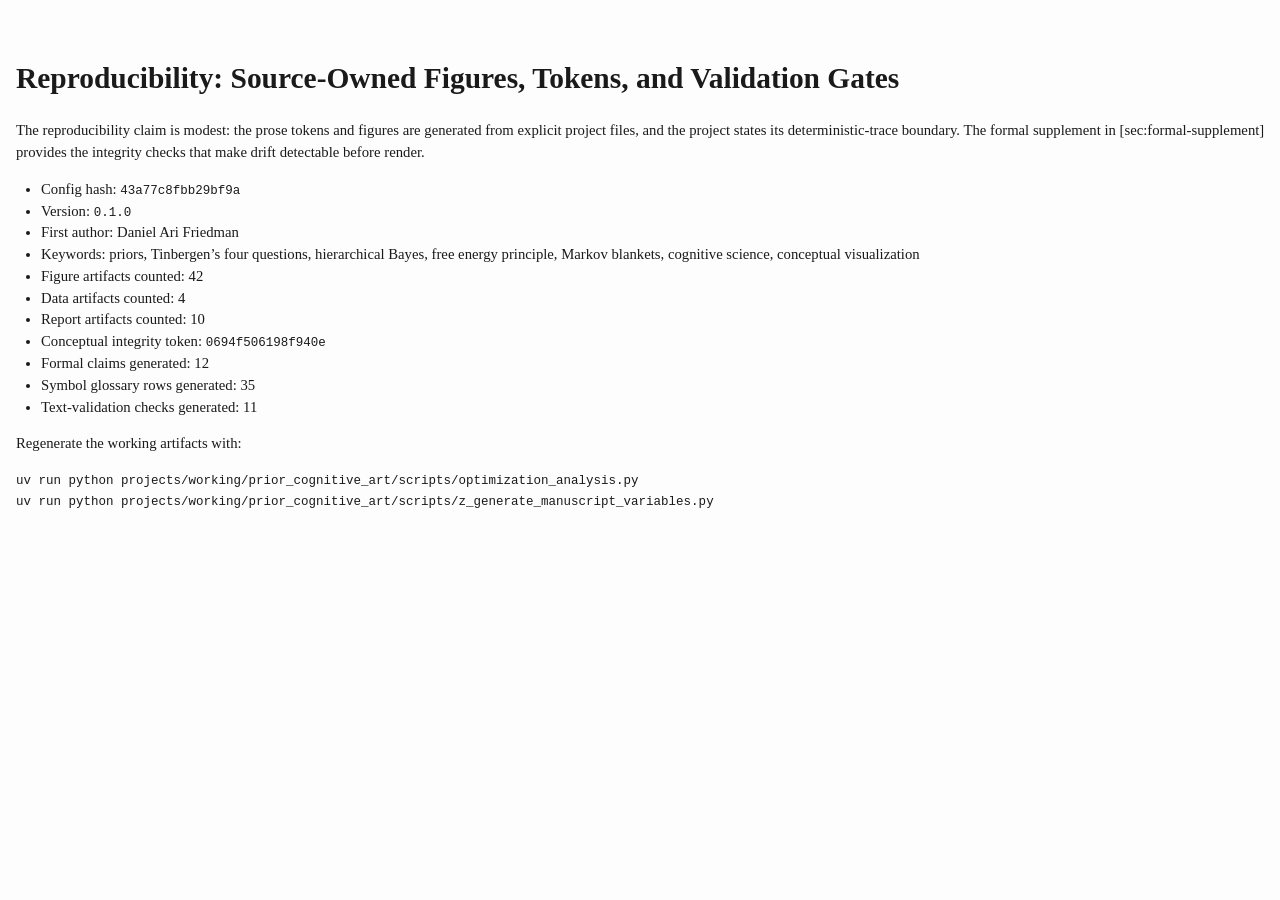
<file: manuscript__06_reproducibility.html>
<!DOCTYPE html>
<html lang="en" xmlns="http://www.w3.org/1999/xhtml">
<head>
  <meta charset="utf-8" />
  <meta name="generator" content="pandoc 3.10" />
  <meta name="viewport" content="width=device-width, initial-scale=1.0, user-scalable=yes" />
  <title>06_reproducibility.md.web</title>
  <style>
    /* Default styles provided by pandoc.
    ** See https://pandoc.org/MANUAL.html#variables-for-html for config info.
    */
    html {
      color: #1a1a1a;
      background-color: #fdfdfd;
    }
    body {
      margin: 0 auto;
      max-width: 36em;
      padding-left: 50px;
      padding-right: 50px;
      padding-top: 50px;
      padding-bottom: 50px;
      hyphens: auto;
      overflow-wrap: break-word;
      text-rendering: optimizeLegibility;
      font-kerning: normal;
    }
    @media (max-width: 600px) {
      body {
        font-size: 0.9em;
        padding: 12px;
      }
      h1 {
        font-size: 1.8em;
      }
    }
    @media print {
      html {
        background-color: white;
      }
      body {
        background-color: transparent;
        color: black;
        font-size: 12pt;
      }
      p, h2, h3 {
        orphans: 3;
        widows: 3;
      }
      h2, h3, h4 {
        page-break-after: avoid;
      }
    }
    p {
      margin: 1em 0;
    }
    a {
      color: #1a1a1a;
    }
    a:visited {
      color: #1a1a1a;
    }
    img {
      max-width: 100%;
    }
    svg {
      height: auto;
      max-width: 100%;
    }
    h1, h2, h3, h4, h5, h6 {
      margin-top: 1.4em;
    }
    h5, h6 {
      font-size: 1em;
      font-style: italic;
    }
    h6 {
      font-weight: normal;
    }
    ol, ul {
      padding-left: 1.7em;
      margin-top: 1em;
    }
    li > ol, li > ul {
      margin-top: 0;
    }
    blockquote {
      margin: 1em 0 1em 1.7em;
      padding-left: 1em;
      border-left: 2px solid #e6e6e6;
      color: #606060;
    }
    code {
      white-space: pre-wrap;
      font-family: Menlo, Monaco, Consolas, 'Lucida Console', monospace;
      font-size: 85%;
      margin: 0;
      hyphens: manual;
    }
    pre {
      margin: 1em 0;
      overflow: auto;
    }
    pre code {
      padding: 0;
      overflow: visible;
      overflow-wrap: normal;
    }
    .sourceCode {
     background-color: transparent;
     overflow: visible;
    }
    hr {
      border: none;
      border-top: 1px solid #1a1a1a;
      height: 1px;
      margin: 1em 0;
    }
    table {
      margin: 1em 0;
      border-collapse: collapse;
      width: 100%;
      overflow-x: auto;
      display: block;
      font-variant-numeric: lining-nums tabular-nums;
    }
    table caption {
      margin-bottom: 0.75em;
    }
    tbody {
      margin-top: 0.5em;
      border-top: 1px solid #1a1a1a;
      border-bottom: 1px solid #1a1a1a;
    }
    th {
      border-top: 1px solid #1a1a1a;
      padding: 0.25em 0.5em 0.25em 0.5em;
    }
    td {
      padding: 0.125em 0.5em 0.25em 0.5em;
    }
    header {
      margin-bottom: 4em;
      text-align: center;
    }
    #TOC li {
      list-style: none;
    }
    #TOC ul {
      padding-left: 1.3em;
    }
    #TOC > ul {
      padding-left: 0;
    }
    #TOC a:not(:hover) {
      text-decoration: none;
    }
    span.smallcaps{font-variant: small-caps;}
    div.columns{display: flex; gap: 1.5em;}
    div.column{flex: auto;}
    @media screen {
    div.columns{gap: min(4vw, 1.5em);}
    div.column{overflow-x: auto;}
    }
    div.hanging-indent{margin-left: 1.5em; text-indent: -1.5em;}
    /* The extra [class] is a hack that increases specificity enough to
       override a similar rule in reveal.js */
    ul.task-list[class]{list-style: none;}
    ul.task-list li input[type="checkbox"] {
      font-size: inherit;
      width: 0.8em;
      margin: 0 0.8em 0.2em -1.6em;
      vertical-align: middle;
    }
    /* CSS for syntax highlighting */
    html { -webkit-text-size-adjust: 100%; }
    pre > code.sourceCode { white-space: pre; position: relative; }
    pre > code.sourceCode > span { display: inline-block; line-height: 1.25; }
    pre > code.sourceCode > span:empty { height: 1.2em; }
    .sourceCode { overflow: visible; }
    code.sourceCode > span { color: inherit; text-decoration: inherit; }
    div.sourceCode { margin: 1em 0; }
    pre.sourceCode { margin: 0; }
    @media screen {
    div.sourceCode { overflow: auto; }
    }
    @media print {
    pre > code.sourceCode { white-space: pre-wrap; }
    pre > code.sourceCode > span { text-indent: -5em; padding-left: 5em; }
    }
    pre.numberSource code
      { counter-reset: source-line 0; }
    pre.numberSource code > span
      { position: relative; left: -4em; counter-increment: source-line; }
    pre.numberSource code > span > a:first-child::before
      { content: counter(source-line);
        position: relative; left: -1em; text-align: right; vertical-align: baseline;
        border: none; display: inline-block;
        -webkit-touch-callout: none; -webkit-user-select: none;
        -khtml-user-select: none; -moz-user-select: none;
        -ms-user-select: none; user-select: none;
        padding: 0 4px; width: 4em;
        color: #aaaaaa;
      }
    pre.numberSource { margin-left: 3em; border-left: 1px solid #aaaaaa;  padding-left: 4px; }
    div.sourceCode
      {   }
    @media screen {
    pre > code.sourceCode > span > a:first-child::before { text-decoration: underline; }
    }
    code span.al { color: #ff0000; font-weight: bold; } /* Alert */
    code span.an { color: #60a0b0; font-weight: bold; font-style: italic; } /* Annotation */
    code span.at { color: #7d9029; } /* Attribute */
    code span.bn { color: #40a070; } /* BaseN */
    code span.bu { color: #008000; } /* BuiltIn */
    code span.cf { color: #007020; font-weight: bold; } /* ControlFlow */
    code span.ch { color: #4070a0; } /* Char */
    code span.cn { color: #880000; } /* Constant */
    code span.co { color: #60a0b0; font-style: italic; } /* Comment */
    code span.cv { color: #60a0b0; font-weight: bold; font-style: italic; } /* CommentVar */
    code span.do { color: #ba2121; font-style: italic; } /* Documentation */
    code span.dt { color: #902000; } /* DataType */
    code span.dv { color: #40a070; } /* DecVal */
    code span.er { color: #ff0000; font-weight: bold; } /* Error */
    code span.ex { } /* Extension */
    code span.fl { color: #40a070; } /* Float */
    code span.fu { color: #06287e; } /* Function */
    code span.im { color: #008000; font-weight: bold; } /* Import */
    code span.in { color: #60a0b0; font-weight: bold; font-style: italic; } /* Information */
    code span.kw { color: #007020; font-weight: bold; } /* Keyword */
    code span.op { color: #666666; } /* Operator */
    code span.ot { color: #007020; } /* Other */
    code span.pp { color: #bc7a00; } /* Preprocessor */
    code span.sc { color: #4070a0; } /* SpecialChar */
    code span.ss { color: #bb6688; } /* SpecialString */
    code span.st { color: #4070a0; } /* String */
    code span.va { color: #19177c; } /* Variable */
    code span.vs { color: #4070a0; } /* VerbatimString */
    code span.wa { color: #60a0b0; font-weight: bold; font-style: italic; } /* Warning */
  </style>

<link data-template-favicon rel="icon" href="favicon.ico">

<style data-prior-cognitive-art-layout="compact">/* Project-owned overrides appended after the shared Pandoc stylesheet. */
html {
  background: #fdfdfd;
}

body {
  max-width: none;
  width: 100%;
  margin: 0;
  padding: 1rem 1rem 2rem;
  font-size: 0.92rem;
  line-height: 1.48;
}

header {
  margin-bottom: 2rem;
}

figure {
  margin: 1rem 0 1.25rem;
}

figure img,
figure svg {
  display: block;
  width: min(100%, 1100px);
  margin: 0 auto;
}

figcaption {
  max-width: 1100px;
  margin: 0.45rem auto 0;
  font-size: 0.88rem;
  line-height: 1.4;
}

table {
  font-size: 0.88rem;
}

@media (max-width: 600px) {
  body {
    padding: 0.5rem 0.45rem 1.25rem;
    font-size: 0.9rem;
  }

  header {
    margin-bottom: 1.25rem;
  }
}
</style>
</head>
<body>
<main id="main-content">
<h1 id="sec:reproducibility">Reproducibility: Source-Owned Figures,
Tokens, and Validation Gates</h1>
<p>The reproducibility claim is modest: the prose tokens and figures are
generated from explicit project files, and the project states its
deterministic-trace boundary. The formal supplement in
[sec:formal-supplement] provides the integrity checks that make drift
detectable before render.</p>
<ul>
<li>Config hash: <code>43a77c8fbb29bf9a</code></li>
<li>Version: <code>0.1.0</code></li>
<li>First author: Daniel Ari Friedman</li>
<li>Keywords: priors, Tinbergen’s four questions, hierarchical Bayes,
free energy principle, Markov blankets, cognitive science, conceptual
visualization</li>
<li>Figure artifacts counted: 42</li>
<li>Data artifacts counted: 4</li>
<li>Report artifacts counted: 10</li>
<li>Conceptual integrity token: <code>0694f506198f940e</code></li>
<li>Formal claims generated: 12</li>
<li>Symbol glossary rows generated: 35</li>
<li>Text-validation checks generated: 11</li>
</ul>
<p>Regenerate the working artifacts with:</p>
<div class="sourceCode" id="cb1"><pre
class="sourceCode bash"><code class="sourceCode bash"><span id="cb1-1"><a href="#cb1-1" aria-hidden="true" tabindex="-1"></a><span class="ex">uv</span> run python projects/working/prior_cognitive_art/scripts/optimization_analysis.py</span>
<span id="cb1-2"><a href="#cb1-2" aria-hidden="true" tabindex="-1"></a><span class="ex">uv</span> run python projects/working/prior_cognitive_art/scripts/z_generate_manuscript_variables.py</span></code></pre></div>
</main>
</body>
</html>
</file>
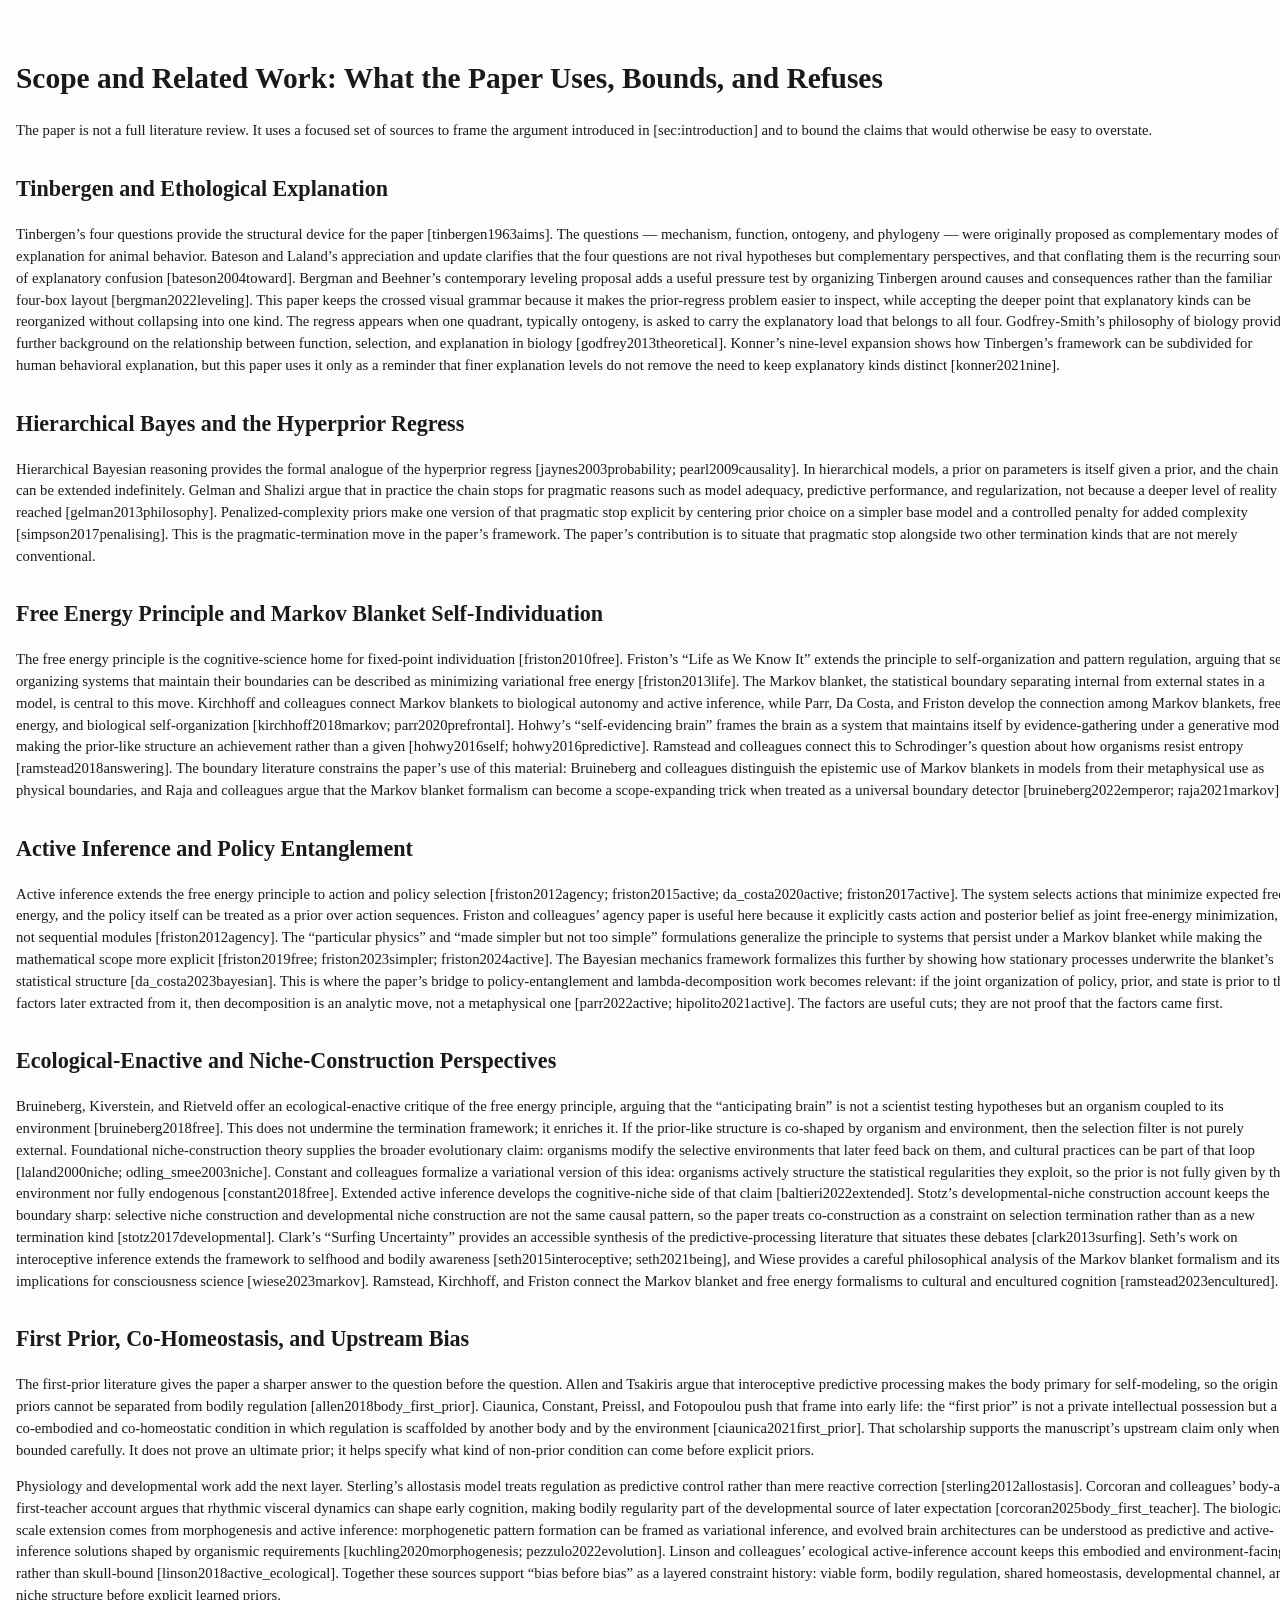
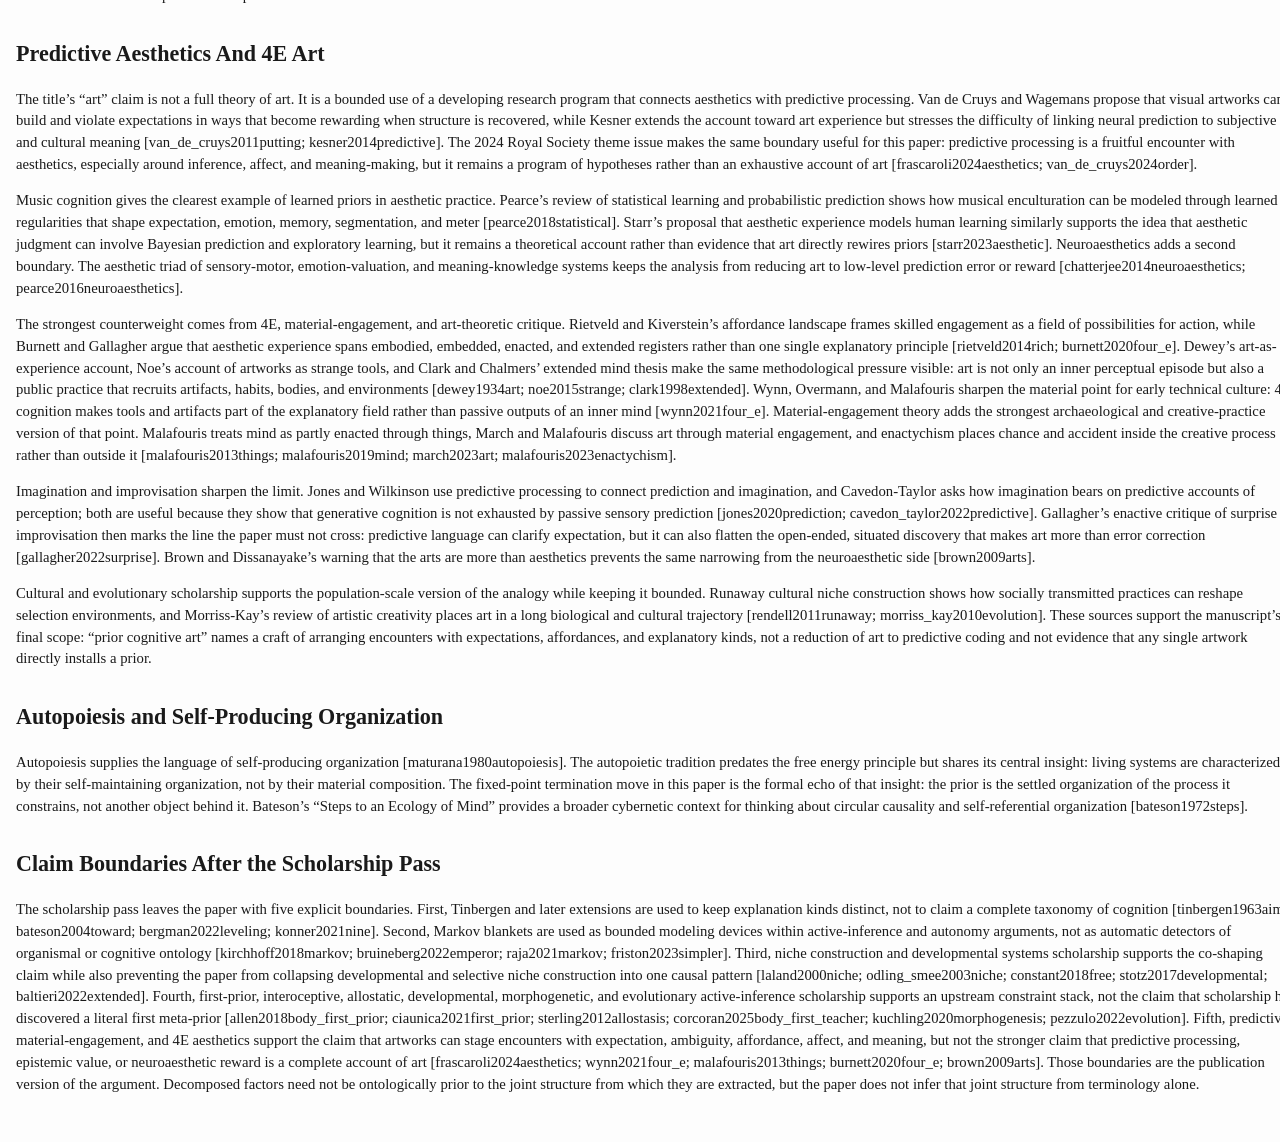
<file: manuscript__07_scope_and_related_work.html>
<!DOCTYPE html>
<html lang="en" xmlns="http://www.w3.org/1999/xhtml">
<head>
  <meta charset="utf-8" />
  <meta name="generator" content="pandoc 3.10" />
  <meta name="viewport" content="width=device-width, initial-scale=1.0, user-scalable=yes" />
  <title>07_scope_and_related_work.md.web</title>
  <style>
    /* Default styles provided by pandoc.
    ** See https://pandoc.org/MANUAL.html#variables-for-html for config info.
    */
    html {
      color: #1a1a1a;
      background-color: #fdfdfd;
    }
    body {
      margin: 0 auto;
      max-width: 36em;
      padding-left: 50px;
      padding-right: 50px;
      padding-top: 50px;
      padding-bottom: 50px;
      hyphens: auto;
      overflow-wrap: break-word;
      text-rendering: optimizeLegibility;
      font-kerning: normal;
    }
    @media (max-width: 600px) {
      body {
        font-size: 0.9em;
        padding: 12px;
      }
      h1 {
        font-size: 1.8em;
      }
    }
    @media print {
      html {
        background-color: white;
      }
      body {
        background-color: transparent;
        color: black;
        font-size: 12pt;
      }
      p, h2, h3 {
        orphans: 3;
        widows: 3;
      }
      h2, h3, h4 {
        page-break-after: avoid;
      }
    }
    p {
      margin: 1em 0;
    }
    a {
      color: #1a1a1a;
    }
    a:visited {
      color: #1a1a1a;
    }
    img {
      max-width: 100%;
    }
    svg {
      height: auto;
      max-width: 100%;
    }
    h1, h2, h3, h4, h5, h6 {
      margin-top: 1.4em;
    }
    h5, h6 {
      font-size: 1em;
      font-style: italic;
    }
    h6 {
      font-weight: normal;
    }
    ol, ul {
      padding-left: 1.7em;
      margin-top: 1em;
    }
    li > ol, li > ul {
      margin-top: 0;
    }
    blockquote {
      margin: 1em 0 1em 1.7em;
      padding-left: 1em;
      border-left: 2px solid #e6e6e6;
      color: #606060;
    }
    code {
      white-space: pre-wrap;
      font-family: Menlo, Monaco, Consolas, 'Lucida Console', monospace;
      font-size: 85%;
      margin: 0;
      hyphens: manual;
    }
    pre {
      margin: 1em 0;
      overflow: auto;
    }
    pre code {
      padding: 0;
      overflow: visible;
      overflow-wrap: normal;
    }
    .sourceCode {
     background-color: transparent;
     overflow: visible;
    }
    hr {
      border: none;
      border-top: 1px solid #1a1a1a;
      height: 1px;
      margin: 1em 0;
    }
    table {
      margin: 1em 0;
      border-collapse: collapse;
      width: 100%;
      overflow-x: auto;
      display: block;
      font-variant-numeric: lining-nums tabular-nums;
    }
    table caption {
      margin-bottom: 0.75em;
    }
    tbody {
      margin-top: 0.5em;
      border-top: 1px solid #1a1a1a;
      border-bottom: 1px solid #1a1a1a;
    }
    th {
      border-top: 1px solid #1a1a1a;
      padding: 0.25em 0.5em 0.25em 0.5em;
    }
    td {
      padding: 0.125em 0.5em 0.25em 0.5em;
    }
    header {
      margin-bottom: 4em;
      text-align: center;
    }
    #TOC li {
      list-style: none;
    }
    #TOC ul {
      padding-left: 1.3em;
    }
    #TOC > ul {
      padding-left: 0;
    }
    #TOC a:not(:hover) {
      text-decoration: none;
    }
    span.smallcaps{font-variant: small-caps;}
    div.columns{display: flex; gap: 1.5em;}
    div.column{flex: auto;}
    @media screen {
    div.columns{gap: min(4vw, 1.5em);}
    div.column{overflow-x: auto;}
    }
    div.hanging-indent{margin-left: 1.5em; text-indent: -1.5em;}
    /* The extra [class] is a hack that increases specificity enough to
       override a similar rule in reveal.js */
    ul.task-list[class]{list-style: none;}
    ul.task-list li input[type="checkbox"] {
      font-size: inherit;
      width: 0.8em;
      margin: 0 0.8em 0.2em -1.6em;
      vertical-align: middle;
    }
  </style>

<link data-template-favicon rel="icon" href="favicon.ico">

<style data-prior-cognitive-art-layout="compact">/* Project-owned overrides appended after the shared Pandoc stylesheet. */
html {
  background: #fdfdfd;
}

body {
  max-width: none;
  width: 100%;
  margin: 0;
  padding: 1rem 1rem 2rem;
  font-size: 0.92rem;
  line-height: 1.48;
}

header {
  margin-bottom: 2rem;
}

figure {
  margin: 1rem 0 1.25rem;
}

figure img,
figure svg {
  display: block;
  width: min(100%, 1100px);
  margin: 0 auto;
}

figcaption {
  max-width: 1100px;
  margin: 0.45rem auto 0;
  font-size: 0.88rem;
  line-height: 1.4;
}

table {
  font-size: 0.88rem;
}

@media (max-width: 600px) {
  body {
    padding: 0.5rem 0.45rem 1.25rem;
    font-size: 0.9rem;
  }

  header {
    margin-bottom: 1.25rem;
  }
}
</style>
</head>
<body>
<main id="main-content">
<h1 id="sec:scope-related">Scope and Related Work: What the Paper Uses,
Bounds, and Refuses</h1>
<p>The paper is not a full literature review. It uses a focused set of
sources to frame the argument introduced in [sec:introduction] and to
bound the claims that would otherwise be easy to overstate.</p>
<h2 id="tinbergen-and-ethological-explanation">Tinbergen and Ethological
Explanation</h2>
<p>Tinbergen’s four questions provide the structural device for the
paper [tinbergen1963aims]. The questions — mechanism, function,
ontogeny, and phylogeny — were originally proposed as complementary
modes of explanation for animal behavior. Bateson and Laland’s
appreciation and update clarifies that the four questions are not rival
hypotheses but complementary perspectives, and that conflating them is
the recurring source of explanatory confusion [bateson2004toward].
Bergman and Beehner’s contemporary leveling proposal adds a useful
pressure test by organizing Tinbergen around causes and consequences
rather than the familiar four-box layout [bergman2022leveling]. This
paper keeps the crossed visual grammar because it makes the
prior-regress problem easier to inspect, while accepting the deeper
point that explanatory kinds can be reorganized without collapsing into
one kind. The regress appears when one quadrant, typically ontogeny, is
asked to carry the explanatory load that belongs to all four.
Godfrey-Smith’s philosophy of biology provides further background on the
relationship between function, selection, and explanation in biology
[godfrey2013theoretical]. Konner’s nine-level expansion shows how
Tinbergen’s framework can be subdivided for human behavioral
explanation, but this paper uses it only as a reminder that finer
explanation levels do not remove the need to keep explanatory kinds
distinct [konner2021nine].</p>
<h2 id="hierarchical-bayes-and-the-hyperprior-regress">Hierarchical
Bayes and the Hyperprior Regress</h2>
<p>Hierarchical Bayesian reasoning provides the formal analogue of the
hyperprior regress [jaynes2003probability; pearl2009causality]. In
hierarchical models, a prior on parameters is itself given a prior, and
the chain can be extended indefinitely. Gelman and Shalizi argue that in
practice the chain stops for pragmatic reasons such as model adequacy,
predictive performance, and regularization, not because a deeper level
of reality is reached [gelman2013philosophy]. Penalized-complexity
priors make one version of that pragmatic stop explicit by centering
prior choice on a simpler base model and a controlled penalty for added
complexity [simpson2017penalising]. This is the pragmatic-termination
move in the paper’s framework. The paper’s contribution is to situate
that pragmatic stop alongside two other termination kinds that are not
merely conventional.</p>
<h2
id="free-energy-principle-and-markov-blanket-self-individuation">Free
Energy Principle and Markov Blanket Self-Individuation</h2>
<p>The free energy principle is the cognitive-science home for
fixed-point individuation [friston2010free]. Friston’s “Life as We Know
It” extends the principle to self-organization and pattern regulation,
arguing that self-organizing systems that maintain their boundaries can
be described as minimizing variational free energy [friston2013life].
The Markov blanket, the statistical boundary separating internal from
external states in a model, is central to this move. Kirchhoff and
colleagues connect Markov blankets to biological autonomy and active
inference, while Parr, Da Costa, and Friston develop the connection
among Markov blankets, free energy, and biological self-organization
[kirchhoff2018markov; parr2020prefrontal]. Hohwy’s “self-evidencing
brain” frames the brain as a system that maintains itself by
evidence-gathering under a generative model, making the prior-like
structure an achievement rather than a given [hohwy2016self;
hohwy2016predictive]. Ramstead and colleagues connect this to
Schrodinger’s question about how organisms resist entropy
[ramstead2018answering]. The boundary literature constrains the paper’s
use of this material: Bruineberg and colleagues distinguish the
epistemic use of Markov blankets in models from their metaphysical use
as physical boundaries, and Raja and colleagues argue that the Markov
blanket formalism can become a scope-expanding trick when treated as a
universal boundary detector [bruineberg2022emperor; raja2021markov].</p>
<h2 id="active-inference-and-policy-entanglement">Active Inference and
Policy Entanglement</h2>
<p>Active inference extends the free energy principle to action and
policy selection [friston2012agency; friston2015active;
da_costa2020active; friston2017active]. The system selects actions that
minimize expected free energy, and the policy itself can be treated as a
prior over action sequences. Friston and colleagues’ agency paper is
useful here because it explicitly casts action and posterior belief as
joint free-energy minimization, not sequential modules
[friston2012agency]. The “particular physics” and “made simpler but not
too simple” formulations generalize the principle to systems that
persist under a Markov blanket while making the mathematical scope more
explicit [friston2019free; friston2023simpler; friston2024active]. The
Bayesian mechanics framework formalizes this further by showing how
stationary processes underwrite the blanket’s statistical structure
[da_costa2023bayesian]. This is where the paper’s bridge to
policy-entanglement and lambda-decomposition work becomes relevant: if
the joint organization of policy, prior, and state is prior to the
factors later extracted from it, then decomposition is an analytic move,
not a metaphysical one [parr2022active; hipolito2021active]. The factors
are useful cuts; they are not proof that the factors came first.</p>
<h2
id="ecological-enactive-and-niche-construction-perspectives">Ecological-Enactive
and Niche-Construction Perspectives</h2>
<p>Bruineberg, Kiverstein, and Rietveld offer an ecological-enactive
critique of the free energy principle, arguing that the “anticipating
brain” is not a scientist testing hypotheses but an organism coupled to
its environment [bruineberg2018free]. This does not undermine the
termination framework; it enriches it. If the prior-like structure is
co-shaped by organism and environment, then the selection filter is not
purely external. Foundational niche-construction theory supplies the
broader evolutionary claim: organisms modify the selective environments
that later feed back on them, and cultural practices can be part of that
loop [laland2000niche; odling_smee2003niche]. Constant and colleagues
formalize a variational version of this idea: organisms actively
structure the statistical regularities they exploit, so the prior is not
fully given by the environment nor fully endogenous [constant2018free].
Extended active inference develops the cognitive-niche side of that
claim [baltieri2022extended]. Stotz’s developmental-niche construction
account keeps the boundary sharp: selective niche construction and
developmental niche construction are not the same causal pattern, so the
paper treats co-construction as a constraint on selection termination
rather than as a new termination kind [stotz2017developmental]. Clark’s
“Surfing Uncertainty” provides an accessible synthesis of the
predictive-processing literature that situates these debates
[clark2013surfing]. Seth’s work on interoceptive inference extends the
framework to selfhood and bodily awareness [seth2015interoceptive;
seth2021being], and Wiese provides a careful philosophical analysis of
the Markov blanket formalism and its implications for consciousness
science [wiese2023markov]. Ramstead, Kirchhoff, and Friston connect the
Markov blanket and free energy formalisms to cultural and encultured
cognition [ramstead2023encultured].</p>
<h2 id="first-prior-co-homeostasis-and-upstream-bias">First Prior,
Co-Homeostasis, and Upstream Bias</h2>
<p>The first-prior literature gives the paper a sharper answer to the
question before the question. Allen and Tsakiris argue that
interoceptive predictive processing makes the body primary for
self-modeling, so the origin of priors cannot be separated from bodily
regulation [allen2018body_first_prior]. Ciaunica, Constant, Preissl, and
Fotopoulou push that frame into early life: the “first prior” is not a
private intellectual possession but a co-embodied and co-homeostatic
condition in which regulation is scaffolded by another body and by the
environment [ciaunica2021first_prior]. That scholarship supports the
manuscript’s upstream claim only when bounded carefully. It does not
prove an ultimate prior; it helps specify what kind of non-prior
condition can come before explicit priors.</p>
<p>Physiology and developmental work add the next layer. Sterling’s
allostasis model treats regulation as predictive control rather than
mere reactive correction [sterling2012allostasis]. Corcoran and
colleagues’ body-as-first-teacher account argues that rhythmic visceral
dynamics can shape early cognition, making bodily regularity part of the
developmental source of later expectation
[corcoran2025body_first_teacher]. The biological-scale extension comes
from morphogenesis and active inference: morphogenetic pattern formation
can be framed as variational inference, and evolved brain architectures
can be understood as predictive and active-inference solutions shaped by
organismic requirements [kuchling2020morphogenesis;
pezzulo2022evolution]. Linson and colleagues’ ecological
active-inference account keeps this embodied and environment-facing
rather than skull-bound [linson2018active_ecological]. Together these
sources support “bias before bias” as a layered constraint history:
viable form, bodily regulation, shared homeostasis, developmental
channel, and niche structure before explicit learned priors.</p>
<h2 id="predictive-aesthetics-and-4e-art">Predictive Aesthetics And 4E
Art</h2>
<p>The title’s “art” claim is not a full theory of art. It is a bounded
use of a developing research program that connects aesthetics with
predictive processing. Van de Cruys and Wagemans propose that visual
artworks can build and violate expectations in ways that become
rewarding when structure is recovered, while Kesner extends the account
toward art experience but stresses the difficulty of linking neural
prediction to subjective and cultural meaning [van_de_cruys2011putting;
kesner2014predictive]. The 2024 Royal Society theme issue makes the same
boundary useful for this paper: predictive processing is a fruitful
encounter with aesthetics, especially around inference, affect, and
meaning-making, but it remains a program of hypotheses rather than an
exhaustive account of art [frascaroli2024aesthetics;
van_de_cruys2024order].</p>
<p>Music cognition gives the clearest example of learned priors in
aesthetic practice. Pearce’s review of statistical learning and
probabilistic prediction shows how musical enculturation can be modeled
through learned regularities that shape expectation, emotion, memory,
segmentation, and meter [pearce2018statistical]. Starr’s proposal that
aesthetic experience models human learning similarly supports the idea
that aesthetic judgment can involve Bayesian prediction and exploratory
learning, but it remains a theoretical account rather than evidence that
art directly rewires priors [starr2023aesthetic]. Neuroaesthetics adds a
second boundary. The aesthetic triad of sensory-motor,
emotion-valuation, and meaning-knowledge systems keeps the analysis from
reducing art to low-level prediction error or reward
[chatterjee2014neuroaesthetics; pearce2016neuroaesthetics].</p>
<p>The strongest counterweight comes from 4E, material-engagement, and
art-theoretic critique. Rietveld and Kiverstein’s affordance landscape
frames skilled engagement as a field of possibilities for action, while
Burnett and Gallagher argue that aesthetic experience spans embodied,
embedded, enacted, and extended registers rather than one single
explanatory principle [rietveld2014rich; burnett2020four_e]. Dewey’s
art-as-experience account, Noe’s account of artworks as strange tools,
and Clark and Chalmers’ extended mind thesis make the same
methodological pressure visible: art is not only an inner perceptual
episode but also a public practice that recruits artifacts, habits,
bodies, and environments [dewey1934art; noe2015strange;
clark1998extended]. Wynn, Overmann, and Malafouris sharpen the material
point for early technical culture: 4E cognition makes tools and
artifacts part of the explanatory field rather than passive outputs of
an inner mind [wynn2021four_e]. Material-engagement theory adds the
strongest archaeological and creative-practice version of that point.
Malafouris treats mind as partly enacted through things, March and
Malafouris discuss art through material engagement, and enactychism
places chance and accident inside the creative process rather than
outside it [malafouris2013things; malafouris2019mind; march2023art;
malafouris2023enactychism].</p>
<p>Imagination and improvisation sharpen the limit. Jones and Wilkinson
use predictive processing to connect prediction and imagination, and
Cavedon-Taylor asks how imagination bears on predictive accounts of
perception; both are useful because they show that generative cognition
is not exhausted by passive sensory prediction [jones2020prediction;
cavedon_taylor2022predictive]. Gallagher’s enactive critique of surprise
in improvisation then marks the line the paper must not cross:
predictive language can clarify expectation, but it can also flatten the
open-ended, situated discovery that makes art more than error correction
[gallagher2022surprise]. Brown and Dissanayake’s warning that the arts
are more than aesthetics prevents the same narrowing from the
neuroaesthetic side [brown2009arts].</p>
<p>Cultural and evolutionary scholarship supports the population-scale
version of the analogy while keeping it bounded. Runaway cultural niche
construction shows how socially transmitted practices can reshape
selection environments, and Morriss-Kay’s review of artistic creativity
places art in a long biological and cultural trajectory
[rendell2011runaway; morriss_kay2010evolution]. These sources support
the manuscript’s final scope: “prior cognitive art” names a craft of
arranging encounters with expectations, affordances, and explanatory
kinds, not a reduction of art to predictive coding and not evidence that
any single artwork directly installs a prior.</p>
<h2 id="autopoiesis-and-self-producing-organization">Autopoiesis and
Self-Producing Organization</h2>
<p>Autopoiesis supplies the language of self-producing organization
[maturana1980autopoiesis]. The autopoietic tradition predates the free
energy principle but shares its central insight: living systems are
characterized by their self-maintaining organization, not by their
material composition. The fixed-point termination move in this paper is
the formal echo of that insight: the prior is the settled organization
of the process it constrains, not another object behind it. Bateson’s
“Steps to an Ecology of Mind” provides a broader cybernetic context for
thinking about circular causality and self-referential organization
[bateson1972steps].</p>
<h2 id="claim-boundaries-after-the-scholarship-pass">Claim Boundaries
After the Scholarship Pass</h2>
<p>The scholarship pass leaves the paper with five explicit boundaries.
First, Tinbergen and later extensions are used to keep explanation kinds
distinct, not to claim a complete taxonomy of cognition
[tinbergen1963aims; bateson2004toward; bergman2022leveling;
konner2021nine]. Second, Markov blankets are used as bounded modeling
devices within active-inference and autonomy arguments, not as automatic
detectors of organismal or cognitive ontology [kirchhoff2018markov;
bruineberg2022emperor; raja2021markov; friston2023simpler]. Third, niche
construction and developmental systems scholarship supports the
co-shaping claim while also preventing the paper from collapsing
developmental and selective niche construction into one causal pattern
[laland2000niche; odling_smee2003niche; constant2018free;
stotz2017developmental; baltieri2022extended]. Fourth, first-prior,
interoceptive, allostatic, developmental, morphogenetic, and
evolutionary active-inference scholarship supports an upstream
constraint stack, not the claim that scholarship has discovered a
literal first meta-prior [allen2018body_first_prior;
ciaunica2021first_prior; sterling2012allostasis;
corcoran2025body_first_teacher; kuchling2020morphogenesis;
pezzulo2022evolution]. Fifth, predictive, material-engagement, and 4E
aesthetics support the claim that artworks can stage encounters with
expectation, ambiguity, affordance, affect, and meaning, but not the
stronger claim that predictive processing, epistemic value, or
neuroaesthetic reward is a complete account of art
[frascaroli2024aesthetics; wynn2021four_e; malafouris2013things;
burnett2020four_e; brown2009arts]. Those boundaries are the publication
version of the argument. Decomposed factors need not be ontologically
prior to the joint structure from which they are extracted, but the
paper does not infer that joint structure from terminology alone.</p>
</main>
</body>
</html>
</file>
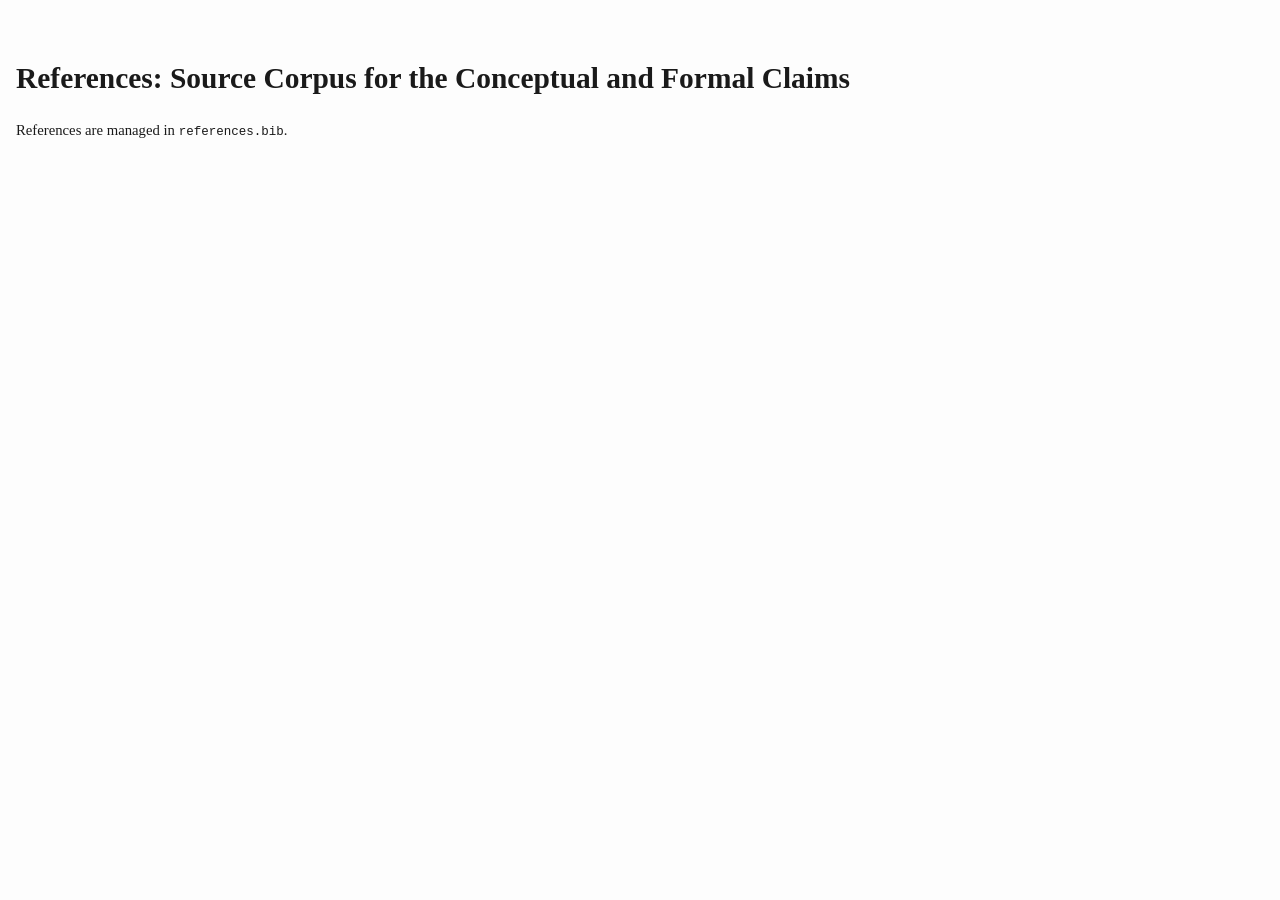
<file: manuscript__99_references.html>
<!DOCTYPE html>
<html lang="en" xmlns="http://www.w3.org/1999/xhtml">
<head>
  <meta charset="utf-8" />
  <meta name="generator" content="pandoc 3.10" />
  <meta name="viewport" content="width=device-width, initial-scale=1.0, user-scalable=yes" />
  <title>99_references.md.web</title>
  <style>
    /* Default styles provided by pandoc.
    ** See https://pandoc.org/MANUAL.html#variables-for-html for config info.
    */
    html {
      color: #1a1a1a;
      background-color: #fdfdfd;
    }
    body {
      margin: 0 auto;
      max-width: 36em;
      padding-left: 50px;
      padding-right: 50px;
      padding-top: 50px;
      padding-bottom: 50px;
      hyphens: auto;
      overflow-wrap: break-word;
      text-rendering: optimizeLegibility;
      font-kerning: normal;
    }
    @media (max-width: 600px) {
      body {
        font-size: 0.9em;
        padding: 12px;
      }
      h1 {
        font-size: 1.8em;
      }
    }
    @media print {
      html {
        background-color: white;
      }
      body {
        background-color: transparent;
        color: black;
        font-size: 12pt;
      }
      p, h2, h3 {
        orphans: 3;
        widows: 3;
      }
      h2, h3, h4 {
        page-break-after: avoid;
      }
    }
    p {
      margin: 1em 0;
    }
    a {
      color: #1a1a1a;
    }
    a:visited {
      color: #1a1a1a;
    }
    img {
      max-width: 100%;
    }
    svg {
      height: auto;
      max-width: 100%;
    }
    h1, h2, h3, h4, h5, h6 {
      margin-top: 1.4em;
    }
    h5, h6 {
      font-size: 1em;
      font-style: italic;
    }
    h6 {
      font-weight: normal;
    }
    ol, ul {
      padding-left: 1.7em;
      margin-top: 1em;
    }
    li > ol, li > ul {
      margin-top: 0;
    }
    blockquote {
      margin: 1em 0 1em 1.7em;
      padding-left: 1em;
      border-left: 2px solid #e6e6e6;
      color: #606060;
    }
    code {
      white-space: pre-wrap;
      font-family: Menlo, Monaco, Consolas, 'Lucida Console', monospace;
      font-size: 85%;
      margin: 0;
      hyphens: manual;
    }
    pre {
      margin: 1em 0;
      overflow: auto;
    }
    pre code {
      padding: 0;
      overflow: visible;
      overflow-wrap: normal;
    }
    .sourceCode {
     background-color: transparent;
     overflow: visible;
    }
    hr {
      border: none;
      border-top: 1px solid #1a1a1a;
      height: 1px;
      margin: 1em 0;
    }
    table {
      margin: 1em 0;
      border-collapse: collapse;
      width: 100%;
      overflow-x: auto;
      display: block;
      font-variant-numeric: lining-nums tabular-nums;
    }
    table caption {
      margin-bottom: 0.75em;
    }
    tbody {
      margin-top: 0.5em;
      border-top: 1px solid #1a1a1a;
      border-bottom: 1px solid #1a1a1a;
    }
    th {
      border-top: 1px solid #1a1a1a;
      padding: 0.25em 0.5em 0.25em 0.5em;
    }
    td {
      padding: 0.125em 0.5em 0.25em 0.5em;
    }
    header {
      margin-bottom: 4em;
      text-align: center;
    }
    #TOC li {
      list-style: none;
    }
    #TOC ul {
      padding-left: 1.3em;
    }
    #TOC > ul {
      padding-left: 0;
    }
    #TOC a:not(:hover) {
      text-decoration: none;
    }
    span.smallcaps{font-variant: small-caps;}
    div.columns{display: flex; gap: 1.5em;}
    div.column{flex: auto;}
    @media screen {
    div.columns{gap: min(4vw, 1.5em);}
    div.column{overflow-x: auto;}
    }
    div.hanging-indent{margin-left: 1.5em; text-indent: -1.5em;}
    /* The extra [class] is a hack that increases specificity enough to
       override a similar rule in reveal.js */
    ul.task-list[class]{list-style: none;}
    ul.task-list li input[type="checkbox"] {
      font-size: inherit;
      width: 0.8em;
      margin: 0 0.8em 0.2em -1.6em;
      vertical-align: middle;
    }
  </style>

<link data-template-favicon rel="icon" href="favicon.ico">

<style data-prior-cognitive-art-layout="compact">/* Project-owned overrides appended after the shared Pandoc stylesheet. */
html {
  background: #fdfdfd;
}

body {
  max-width: none;
  width: 100%;
  margin: 0;
  padding: 1rem 1rem 2rem;
  font-size: 0.92rem;
  line-height: 1.48;
}

header {
  margin-bottom: 2rem;
}

figure {
  margin: 1rem 0 1.25rem;
}

figure img,
figure svg {
  display: block;
  width: min(100%, 1100px);
  margin: 0 auto;
}

figcaption {
  max-width: 1100px;
  margin: 0.45rem auto 0;
  font-size: 0.88rem;
  line-height: 1.4;
}

table {
  font-size: 0.88rem;
}

@media (max-width: 600px) {
  body {
    padding: 0.5rem 0.45rem 1.25rem;
    font-size: 0.9rem;
  }

  header {
    margin-bottom: 1.25rem;
  }
}
</style>
</head>
<body>
<main id="main-content">
<h1
id="references-source-corpus-for-the-conceptual-and-formal-claims">References:
Source Corpus for the Conceptual and Formal Claims</h1>
<p>References are managed in <code>references.bib</code>.</p>
</main>
</body>
</html>
</file>
